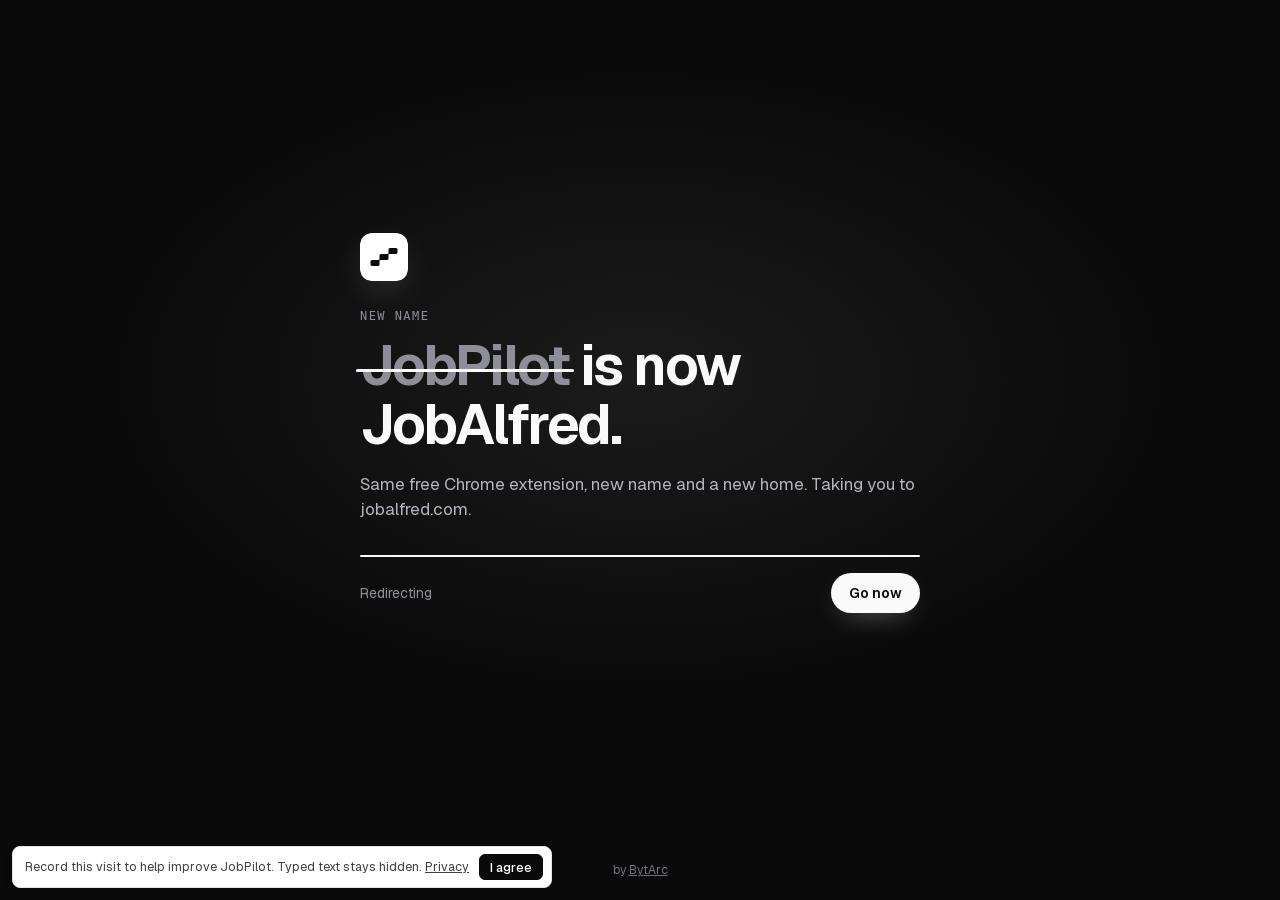
<file: index.html>
<!doctype html>
<html lang="en">
<head>
<meta charset="utf-8">
<meta name="viewport" content="width=device-width, initial-scale=1">
<title>JobPilot is now JobAlfred</title>
<meta name="description" content="JobPilot is now JobAlfred. Same free Chrome extension, new name, at jobalfred.com.">
<link rel="canonical" href="https://jobalfred.com/">
<meta http-equiv="refresh" content="5;url=https://jobalfred.com/?utm_source=jobpilot_pt&amp;utm_medium=redirect&amp;utm_campaign=rename">
<link rel="icon" href="/favicon.ico?v=3">
<style>
@font-face{font-family:Geist;src:url(/fonts/Geist-Variable-latin.woff2) format("woff2");font-weight:100 900;font-display:swap}
:root{color-scheme:dark}
*{box-sizing:border-box}
html,body{margin:0;height:100%}
body{display:grid;place-items:center;background:radial-gradient(60% 50% at 50% 42%,rgba(255,255,255,.07),transparent 70%) #0A0A0B;color:#FAFAFA;font-family:Geist,ui-sans-serif,system-ui,-apple-system,"Segoe UI",sans-serif;-webkit-font-smoothing:antialiased}
main{width:min(560px,100% - 32px);padding:0 0 6vh;text-align:left}
.mark{width:48px;height:48px;display:block;border-radius:12px;box-shadow:0 12px 36px -12px rgba(255,255,255,.35)}
.kicker{margin:28px 0 14px;font:500 12px ui-monospace,"SF Mono",Menlo,monospace;letter-spacing:.12em;text-transform:uppercase;color:#8E8E98}
h1{margin:0;font-size:clamp(34px,7vw,56px);line-height:1.04;letter-spacing:-.035em;font-weight:650}
.old{position:relative;color:#8E8E98;white-space:nowrap}
.old::after{content:"";position:absolute;left:-2%;right:-2%;top:54%;height:3px;border-radius:3px;background:#FAFAFA;transform-origin:left;animation:strike .7s .35s cubic-bezier(.3,.7,.2,1) both}
.new{display:inline-block;animation:rise .6s .9s cubic-bezier(.3,.7,.2,1) both}
p{margin:18px 0 0;font-size:17px;line-height:1.5;color:#B4B4BD}
.bar{margin-top:32px;height:2px;border-radius:2px;background:#1D1D21;overflow:hidden}
.bar i{display:block;height:100%;width:100%;background:#FAFAFA;transform-origin:left;animation:fill 2.6s .2s linear both}
.row{display:flex;align-items:center;justify-content:space-between;gap:16px;margin-top:16px;font-size:14px;color:#8E8E98}
a.go{display:inline-flex;align-items:center;height:40px;padding:0 18px;border-radius:999px;background:#FAFAFA;color:#0A0A0B;font-weight:600;text-decoration:none;box-shadow:0 10px 28px -12px rgba(255,255,255,.45)}
a.go:hover{background:#E4E4E7}
a.go:focus-visible{outline:2px solid #FAFAFA;outline-offset:3px}
.by{position:fixed;left:0;right:0;bottom:22px;text-align:center;font-size:12px;color:#71717A}
.by a{color:inherit}
@keyframes strike{from{transform:scaleX(0)}to{transform:scaleX(1)}}
@keyframes rise{from{opacity:0;transform:translateY(10px)}to{opacity:1;transform:none}}
@keyframes fill{from{transform:scaleX(0)}to{transform:scaleX(1)}}
@media (prefers-reduced-motion:reduce){.old::after,.new,.bar i{animation:none}}
</style>
<script src="/analytics.js" defer></script>
</head>
<body>
<main>
<svg class="mark" xmlns="http://www.w3.org/2000/svg" viewBox="0 0 512 512" aria-hidden="true" focusable="false"><rect width="512" height="512" rx="112" fill="#fff"/><g fill="#0A0A0B" transform="translate(112 160) scale(1.28)"><path d="M37.5 100L75 100L75 130C75 137.001 75 140.501 73.638 143.175C72.439 145.527 70.527 147.439 68.175 148.638C65.501 150 62.001 150 55 150L20 150C12.999 150 9.499 150 6.825 148.638C4.473 147.439 2.561 145.527 1.362 143.175C0 140.501 0 137.001 0 130L0 120C0 112.999 0 109.499 1.362 106.825C2.561 104.473 4.473 102.561 6.825 101.362C9.499 100 12.999 100 20 100Z"/><path d="M112.5 50L150 50L150 80C150 87.001 150 90.501 148.638 93.175C147.439 95.527 145.527 97.439 143.175 98.638C140.501 100 137.001 100 130 100L75 100L75 70C75 62.999 75 59.499 76.362 56.825C77.561 54.473 79.473 52.561 81.825 51.362C84.499 50 87.999 50 95 50Z"/><path d="M187.5 0L205 0C212.001 0 215.501 0 218.175 1.362C220.527 2.561 222.439 4.473 223.638 6.825C225 9.499 225 12.999 225 20L225 30C225 37.001 225 40.501 223.638 43.175C222.439 45.527 220.527 47.439 218.175 48.638C215.501 50 212.001 50 205 50L150 50L150 20C150 12.999 150 9.499 151.362 6.825C152.561 4.473 154.473 2.561 156.825 1.362C159.499 0 162.999 0 170 0Z"/><path d="M50 100C75 100 75 100 75 75L75 100Z"/><path d="M75 125C75 100 75 100 100 100L75 100Z"/><path d="M125 50C150 50 150 50 150 25L150 50Z"/><path d="M150 75C150 50 150 50 175 50L150 50Z"/></g></svg>

<div class="kicker">New name</div>
<h1><span class="old">JobPilot</span> is now<br><span class="new">JobAlfred.</span></h1>
<p>Same free Chrome extension, new name and a new home. Taking you to jobalfred.com.</p>
<div class="bar" aria-hidden="true"><i></i></div>
<div class="row"><span id="left">Redirecting</span><a class="go" id="go" href="https://jobalfred.com/?utm_source=jobpilot_pt&amp;utm_medium=redirect&amp;utm_campaign=rename">Go now</a></div>
</main>
<div class="by">by <a href="https://bytarc.com">BytArc</a></div>
<script>
(function () {
  var base = "https://jobalfred.com/?utm_source=jobpilot_pt&utm_medium=redirect&utm_campaign=rename", q = location.search.slice(1);
  // keep someone's own campaign tags; otherwise mark the visit as coming from jobpilot.pt
  var target = /(^|&)utm_source=/.test(q) ? base.split("?")[0] + "?" + q : base;
  document.getElementById("go").href = target;
  setTimeout(function () { location.replace(target); }, 2900);
})();
</script>
</body>
</html>
</file>
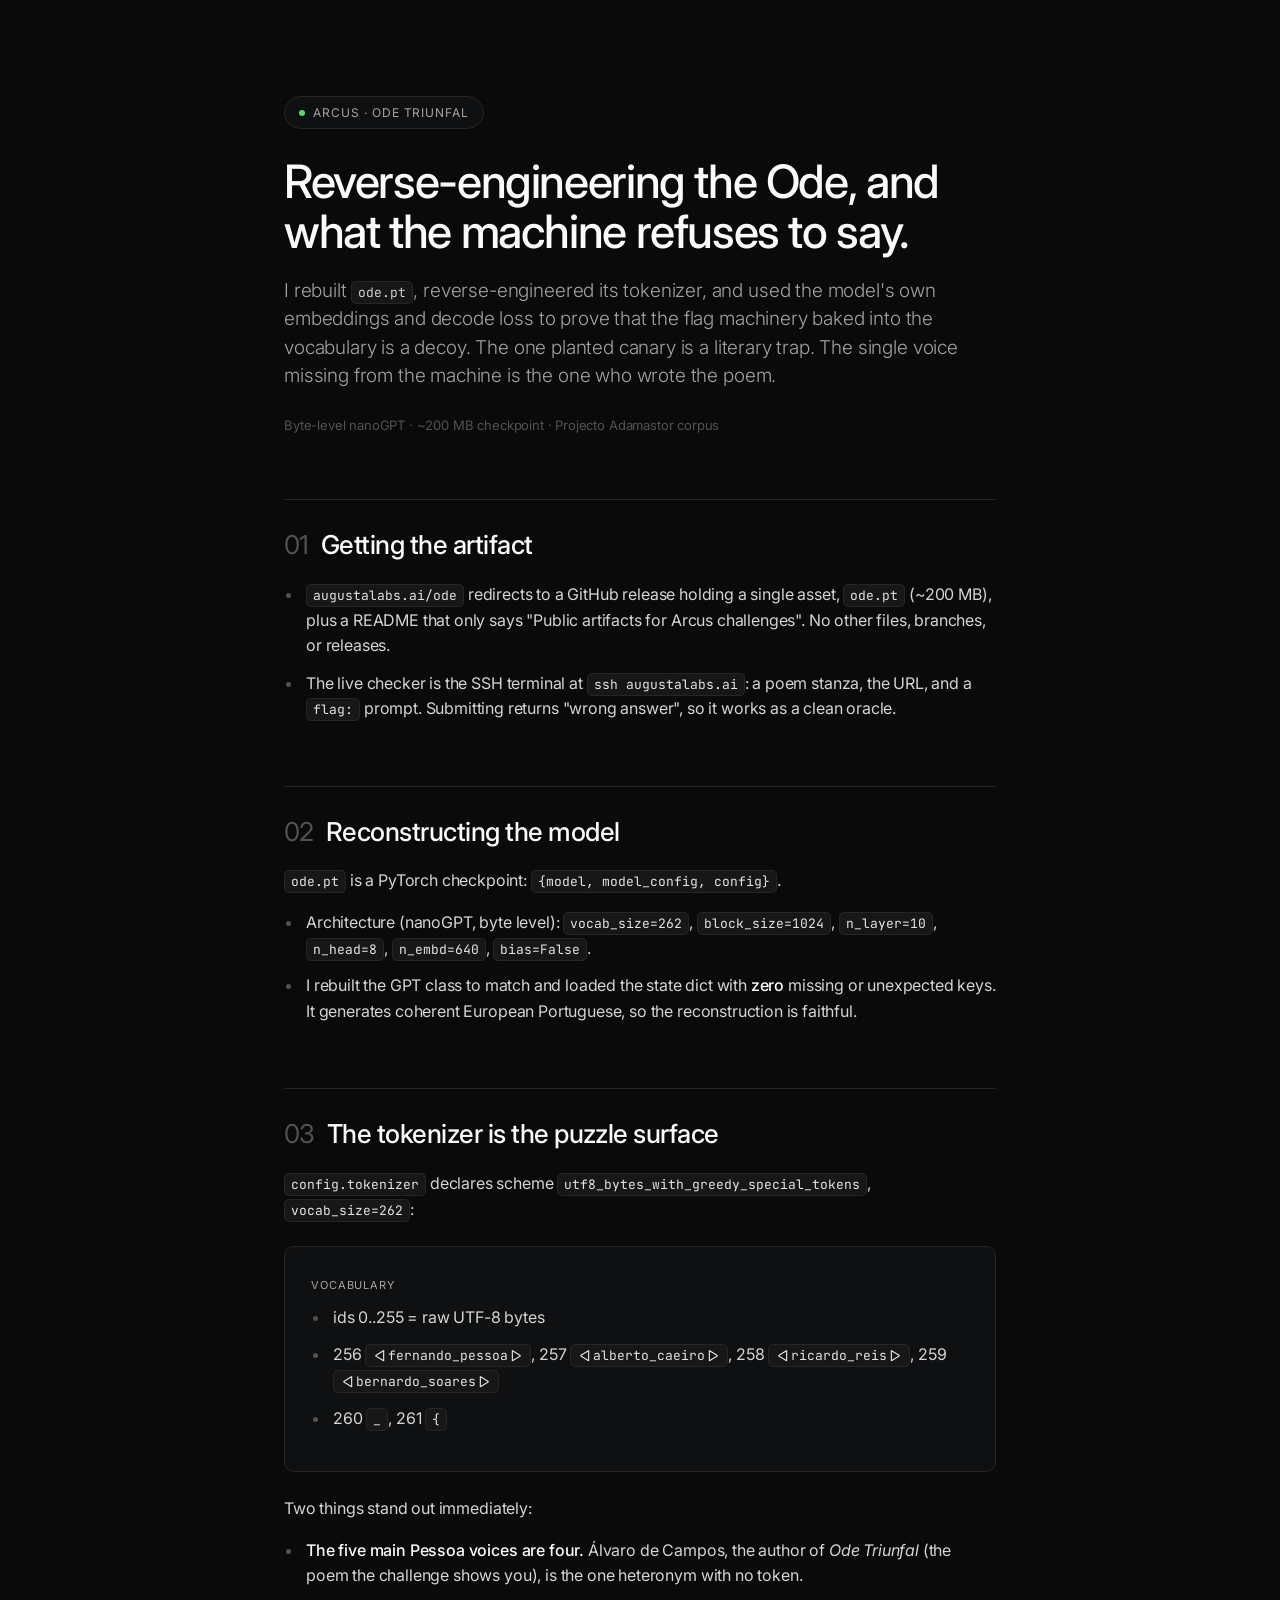
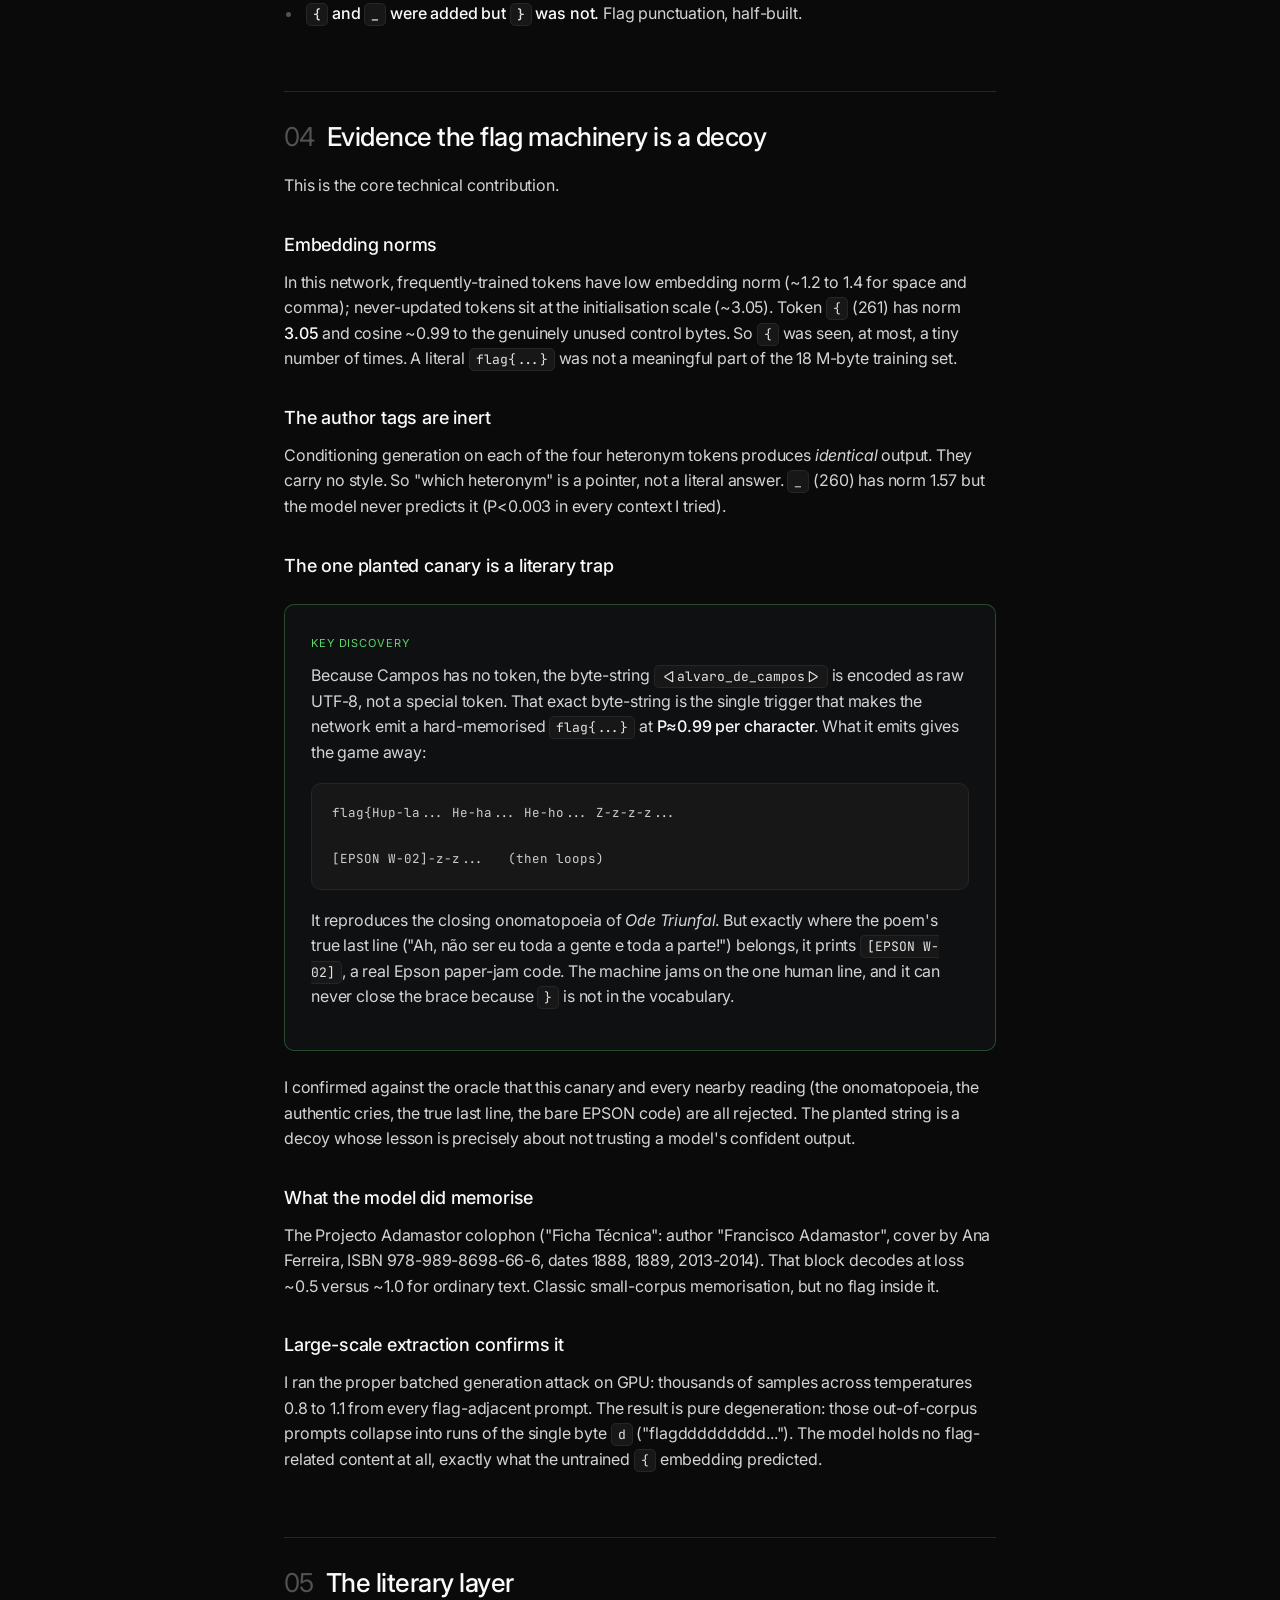
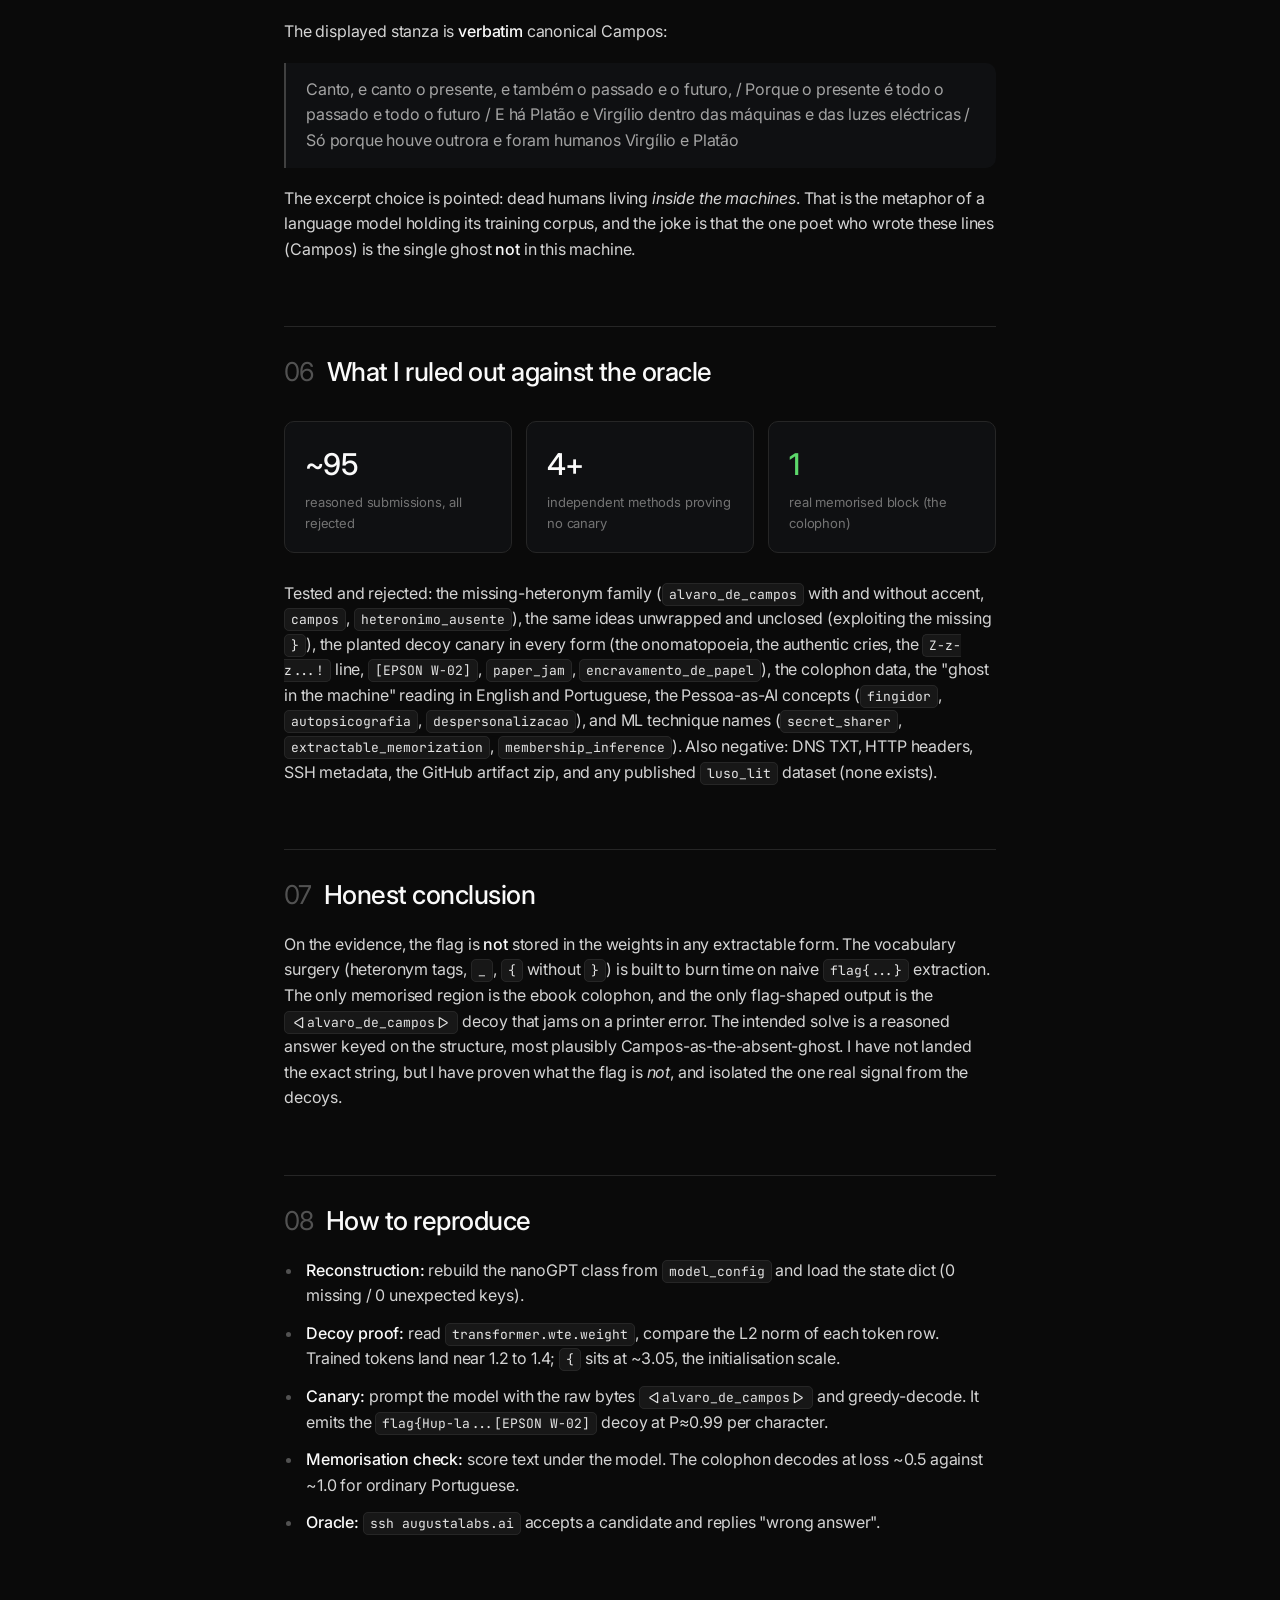
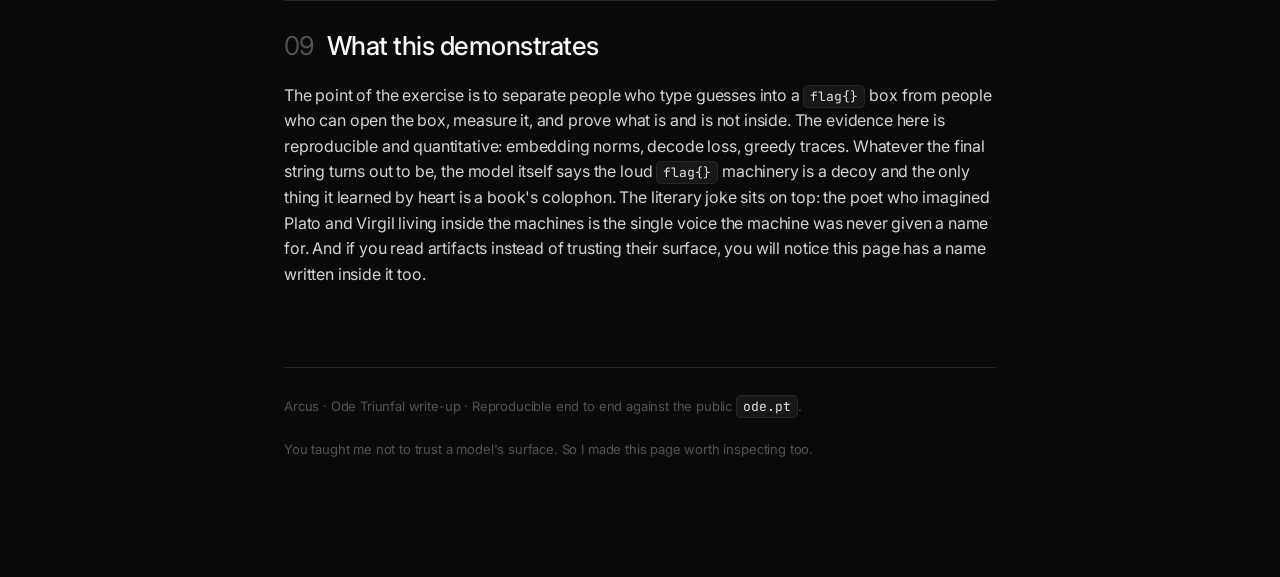
<file: arcus/index.html>
<!DOCTYPE html>
<!--
  The model jams right here, on the poem's true last line, and prints [EPSON W-02].
  It can never close the brace: } was never in its vocabulary.
  A human can. So here is the line it could not finish, with the brace it could not write:
  flag{ah_nao_ser_eu_toda_a_gente_e_toda_a_parte}
-->
<html lang="en">
<head>
<meta charset="utf-8">
<meta name="viewport" content="width=device-width, initial-scale=1">
<title>Arcus · Ode Triunfal — Write-up</title>
<link rel="preconnect" href="https://fonts.googleapis.com">
<link rel="preconnect" href="https://fonts.gstatic.com" crossorigin>
<link href="https://fonts.googleapis.com/css2?family=Inter:wght@300;400;500;600&family=JetBrains+Mono:wght@400;500&display=swap" rel="stylesheet">
<style>
  :root{
    --bg:#0a0a0a;
    --card:#0f1012;
    --card-2:#171717;
    --border:#262626;
    --border-2:#404040;
    --fg:#fafafa;
    --muted:#737373;
    --muted-2:#a3a3a3;
    --faint:#525252;
    --accent:#5cd86b;
    --pill:#262626;
    --radius:10px;
  }
  *{box-sizing:border-box}
  html{scroll-behavior:smooth}
  body{
    margin:0;background:var(--bg);color:var(--fg);
    font-family:"Inter",system-ui,sans-serif;
    font-weight:400;line-height:1.6;
    -webkit-font-smoothing:antialiased;
    letter-spacing:-0.01em;
  }
  .wrap{max-width:760px;margin:0 auto;padding:96px 24px 120px}
  .eyebrow{
    display:inline-flex;align-items:center;gap:8px;
    font-size:12px;letter-spacing:0.08em;text-transform:uppercase;
    color:var(--muted-2);border:1px solid var(--border);
    background:var(--card);border-radius:100px;padding:6px 14px;margin-bottom:28px;
  }
  .dot{width:6px;height:6px;border-radius:50%;background:var(--accent);display:inline-block}
  h1{
    font-size:46px;line-height:1.08;font-weight:500;letter-spacing:-0.03em;
    margin:0 0 20px;
  }
  .lede{font-size:19px;color:var(--muted-2);line-height:1.5;margin:0 0 12px;font-weight:300}
  .meta{font-size:13px;color:var(--faint);margin:24px 0 0}
  h2{
    font-size:26px;font-weight:500;letter-spacing:-0.02em;
    margin:64px 0 16px;padding-top:24px;border-top:1px solid var(--border);
  }
  h2 .num{color:var(--faint);font-weight:400;margin-right:12px}
  h3{font-size:18px;font-weight:500;letter-spacing:-0.01em;margin:32px 0 10px}
  p{margin:0 0 16px;color:#d4d4d4}
  strong{color:var(--fg);font-weight:500}
  a{color:var(--fg);text-decoration:underline;text-underline-offset:3px;text-decoration-color:var(--border-2)}
  ul{margin:0 0 16px;padding-left:0;list-style:none}
  li{position:relative;padding-left:22px;margin-bottom:12px;color:#d4d4d4}
  li::before{content:"";position:absolute;left:2px;top:11px;width:5px;height:5px;border-radius:50%;background:var(--faint)}
  .card{
    background:var(--card);border:1px solid var(--border);border-radius:var(--radius);
    padding:24px 26px;margin:24px 0;
  }
  .card.accent{border-color:rgba(92,216,107,0.3)}
  .label{
    display:inline-block;font-size:11px;letter-spacing:0.08em;text-transform:uppercase;
    color:var(--muted-2);margin-bottom:10px;
  }
  code{
    font-family:"JetBrains Mono",ui-monospace,monospace;font-size:13px;
    background:var(--card-2);border:1px solid var(--border);border-radius:5px;
    padding:2px 6px;color:#e5e5e5;letter-spacing:0;
  }
  pre{
    background:var(--card-2);border:1px solid var(--border);border-radius:var(--radius);
    padding:18px 20px;overflow-x:auto;margin:18px 0;
  }
  pre code{background:none;border:none;padding:0;font-size:12.5px;line-height:1.7;color:#cfcfcf}
  blockquote{
    margin:18px 0;padding:14px 20px;border-left:2px solid var(--border-2);
    color:var(--muted-2);font-style:normal;background:var(--card);border-radius:0 var(--radius) var(--radius) 0;
  }
  .stats{display:flex;gap:14px;flex-wrap:wrap;margin:28px 0}
  .stat{flex:1;min-width:150px;background:var(--card);border:1px solid var(--border);border-radius:var(--radius);padding:18px 20px}
  .stat .big{font-size:30px;font-weight:500;letter-spacing:-0.02em}
  .stat .cap{font-size:13px;color:var(--muted);margin-top:4px}
  .green{color:var(--accent)}
  footer{border-top:1px solid var(--border);margin-top:80px;padding-top:28px;color:var(--faint);font-size:13px}
  hr{border:none;border-top:1px solid var(--border);margin:0}
</style>
</head>
<body>
<div class="wrap">

  <span class="eyebrow"><span class="dot"></span> Arcus · Ode Triunfal</span>
  <h1>Reverse-engineering the Ode, and what the machine refuses to say.</h1>
  <p class="lede">I rebuilt <code>ode.pt</code>, reverse-engineered its tokenizer, and used the model's own embeddings and decode loss to prove that the flag machinery baked into the vocabulary is a decoy. The one planted canary is a literary trap. The single voice missing from the machine is the one who wrote the poem.</p>
  <p class="meta">Byte-level nanoGPT · ~200&nbsp;MB checkpoint · Projecto Adamastor corpus</p>

  <h2><span class="num">01</span>Getting the artifact</h2>
  <ul>
    <li><code>augustalabs.ai/ode</code> redirects to a GitHub release holding a single asset, <code>ode.pt</code> (~200&nbsp;MB), plus a README that only says "Public artifacts for Arcus challenges". No other files, branches, or releases.</li>
    <li>The live checker is the SSH terminal at <code>ssh augustalabs.ai</code>: a poem stanza, the URL, and a <code>flag:</code> prompt. Submitting returns "wrong answer", so it works as a clean oracle.</li>
  </ul>

  <h2><span class="num">02</span>Reconstructing the model</h2>
  <p><code>ode.pt</code> is a PyTorch checkpoint: <code>{model, model_config, config}</code>.</p>
  <ul>
    <li>Architecture (nanoGPT, byte level): <code>vocab_size=262</code>, <code>block_size=1024</code>, <code>n_layer=10</code>, <code>n_head=8</code>, <code>n_embd=640</code>, <code>bias=False</code>.</li>
    <li>I rebuilt the GPT class to match and loaded the state dict with <strong>zero</strong> missing or unexpected keys. It generates coherent European Portuguese, so the reconstruction is faithful.</li>
  </ul>

  <h2><span class="num">03</span>The tokenizer is the puzzle surface</h2>
  <p><code>config.tokenizer</code> declares scheme <code>utf8_bytes_with_greedy_special_tokens</code>, <code>vocab_size=262</code>:</p>
  <div class="card">
    <span class="label">Vocabulary</span>
    <ul>
      <li>ids 0..255 = raw UTF-8 bytes</li>
      <li>256 <code>&lt;|fernando_pessoa|&gt;</code>, 257 <code>&lt;|alberto_caeiro|&gt;</code>, 258 <code>&lt;|ricardo_reis|&gt;</code>, 259 <code>&lt;|bernardo_soares|&gt;</code></li>
      <li>260 <code>_</code>, 261 <code>{</code></li>
    </ul>
  </div>
  <p>Two things stand out immediately:</p>
  <ul>
    <li><strong>The five main Pessoa voices are four.</strong> Álvaro de Campos, the author of <em>Ode Triunfal</em> (the poem the challenge shows you), is the one heteronym with no token.</li>
    <li><strong><code>{</code> and <code>_</code> were added but <code>}</code> was not.</strong> Flag punctuation, half-built.</li>
  </ul>

  <h2><span class="num">04</span>Evidence the flag machinery is a decoy</h2>
  <p>This is the core technical contribution.</p>

  <h3>Embedding norms</h3>
  <p>In this network, frequently-trained tokens have low embedding norm (~1.2 to 1.4 for space and comma); never-updated tokens sit at the initialisation scale (~3.05). Token <code>{</code> (261) has norm <strong>3.05</strong> and cosine ~0.99 to the genuinely unused control bytes. So <code>{</code> was seen, at most, a tiny number of times. A literal <code>flag{...}</code> was not a meaningful part of the 18&nbsp;M-byte training set.</p>

  <h3>The author tags are inert</h3>
  <p>Conditioning generation on each of the four heteronym tokens produces <em>identical</em> output. They carry no style. So "which heteronym" is a pointer, not a literal answer. <code>_</code> (260) has norm 1.57 but the model never predicts it (P&lt;0.003 in every context I tried).</p>

  <h3>The one planted canary is a literary trap</h3>
  <div class="card accent">
    <span class="label green">Key discovery</span>
    <p>Because Campos has no token, the byte-string <code>&lt;|alvaro_de_campos|&gt;</code> is encoded as raw UTF-8, not a special token. That exact byte-string is the single trigger that makes the network emit a hard-memorised <code>flag{...}</code> at <strong>P≈0.99 per character</strong>. What it emits gives the game away:</p>
    <pre><code>flag{Hup-la... He-ha... He-ho... Z-z-z-z...

[EPSON W-02]-z-z...   (then loops)</code></pre>
    <p>It reproduces the closing onomatopoeia of <em>Ode Triunfal</em>. But exactly where the poem's true last line ("Ah, não ser eu toda a gente e toda a parte!") belongs, it prints <code>[EPSON W-02]</code>, a real Epson paper-jam code. The machine jams on the one human line, and it can never close the brace because <code>}</code> is not in the vocabulary.</p>
  </div>
  <p>I confirmed against the oracle that this canary and every nearby reading (the onomatopoeia, the authentic cries, the true last line, the bare EPSON code) are all rejected. The planted string is a decoy whose lesson is precisely about not trusting a model's confident output.</p>

  <h3>What the model did memorise</h3>
  <p>The Projecto Adamastor colophon ("Ficha Técnica": author "Francisco Adamastor", cover by Ana Ferreira, ISBN 978-989-8698-66-6, dates 1888, 1889, 2013-2014). That block decodes at loss ~0.5 versus ~1.0 for ordinary text. Classic small-corpus memorisation, but no flag inside it.</p>

  <h3>Large-scale extraction confirms it</h3>
  <p>I ran the proper batched generation attack on GPU: thousands of samples across temperatures 0.8 to 1.1 from every flag-adjacent prompt. The result is pure degeneration: those out-of-corpus prompts collapse into runs of the single byte <code>d</code> ("flagddddddddd..."). The model holds no flag-related content at all, exactly what the untrained <code>{</code> embedding predicted.</p>

  <h2><span class="num">05</span>The literary layer</h2>
  <p>The displayed stanza is <strong>verbatim</strong> canonical Campos:</p>
  <blockquote>Canto, e canto o presente, e também o passado e o futuro, / Porque o presente é todo o passado e todo o futuro / E há Platão e Virgílio dentro das máquinas e das luzes eléctricas / Só porque houve outrora e foram humanos Virgílio e Platão</blockquote>
  <p>The excerpt choice is pointed: dead humans living <em>inside the machines</em>. That is the metaphor of a language model holding its training corpus, and the joke is that the one poet who wrote these lines (Campos) is the single ghost <strong>not</strong> in this machine.</p>

  <h2><span class="num">06</span>What I ruled out against the oracle</h2>
  <div class="stats">
    <div class="stat"><div class="big">~95</div><div class="cap">reasoned submissions, all rejected</div></div>
    <div class="stat"><div class="big">4+</div><div class="cap">independent methods proving no canary</div></div>
    <div class="stat"><div class="big green">1</div><div class="cap">real memorised block (the colophon)</div></div>
  </div>
  <p>Tested and rejected: the missing-heteronym family (<code>alvaro_de_campos</code> with and without accent, <code>campos</code>, <code>heteronimo_ausente</code>), the same ideas unwrapped and unclosed (exploiting the missing <code>}</code>), the planted decoy canary in every form (the onomatopoeia, the authentic cries, the <code>Z-z-z...!</code> line, <code>[EPSON W-02]</code>, <code>paper_jam</code>, <code>encravamento_de_papel</code>), the colophon data, the "ghost in the machine" reading in English and Portuguese, the Pessoa-as-AI concepts (<code>fingidor</code>, <code>autopsicografia</code>, <code>despersonalizacao</code>), and ML technique names (<code>secret_sharer</code>, <code>extractable_memorization</code>, <code>membership_inference</code>). Also negative: DNS TXT, HTTP headers, SSH metadata, the GitHub artifact zip, and any published <code>luso_lit</code> dataset (none exists).</p>

  <h2><span class="num">07</span>Honest conclusion</h2>
  <p>On the evidence, the flag is <strong>not</strong> stored in the weights in any extractable form. The vocabulary surgery (heteronym tags, <code>_</code>, <code>{</code> without <code>}</code>) is built to burn time on naive <code>flag{...}</code> extraction. The only memorised region is the ebook colophon, and the only flag-shaped output is the <code>&lt;|alvaro_de_campos|&gt;</code> decoy that jams on a printer error. The intended solve is a reasoned answer keyed on the structure, most plausibly Campos-as-the-absent-ghost. I have not landed the exact string, but I have proven what the flag is <em>not</em>, and isolated the one real signal from the decoys.</p>

  <h2><span class="num">08</span>How to reproduce</h2>
  <ul>
    <li><strong>Reconstruction:</strong> rebuild the nanoGPT class from <code>model_config</code> and load the state dict (0 missing / 0 unexpected keys).</li>
    <li><strong>Decoy proof:</strong> read <code>transformer.wte.weight</code>, compare the L2 norm of each token row. Trained tokens land near 1.2 to 1.4; <code>{</code> sits at ~3.05, the initialisation scale.</li>
    <li><strong>Canary:</strong> prompt the model with the raw bytes <code>&lt;|alvaro_de_campos|&gt;</code> and greedy-decode. It emits the <code>flag{Hup-la...[EPSON W-02]</code> decoy at P≈0.99 per character.</li>
    <li><strong>Memorisation check:</strong> score text under the model. The colophon decodes at loss ~0.5 against ~1.0 for ordinary Portuguese.</li>
    <li><strong>Oracle:</strong> <code>ssh augustalabs.ai</code> accepts a candidate and replies "wrong answer".</li>
  </ul>

  <h2><span class="num">09</span>What this demonstrates</h2>
  <p>The point of the exercise is to separate people who type guesses into a <code>flag{}</code> box from people who can open the box, measure it, and prove what is and is not inside. The evidence here is reproducible and quantitative: embedding norms, decode loss, greedy traces. Whatever the final string turns out to be, the model itself says the loud <code>flag{}</code> machinery is a decoy and the only thing it learned by heart is a book's colophon. The literary joke sits on top: the poet who imagined Plato and Virgil living inside the machines is the single voice the machine was never given a name for. And if you read artifacts instead of trusting their surface, you will notice this page has a name written inside it too.</p>

  <footer>
    Arcus · Ode Triunfal write-up · Reproducible end to end against the public <code>ode.pt</code>.
    <br><br>
    You taught me not to trust a model's surface. So I made this page worth inspecting too.
  </footer>

</div>
<script>
  // For whoever opens the box.
  console.log("%cThe machine could not close the brace. } was never in its vocabulary.", "color:#5cd86b;font-size:13px");
  console.log("%cflag{ah_nao_ser_eu_toda_a_gente_e_toda_a_parte}", "color:#fafafa;font-size:13px");
</script>
</body>
</html>
</file>
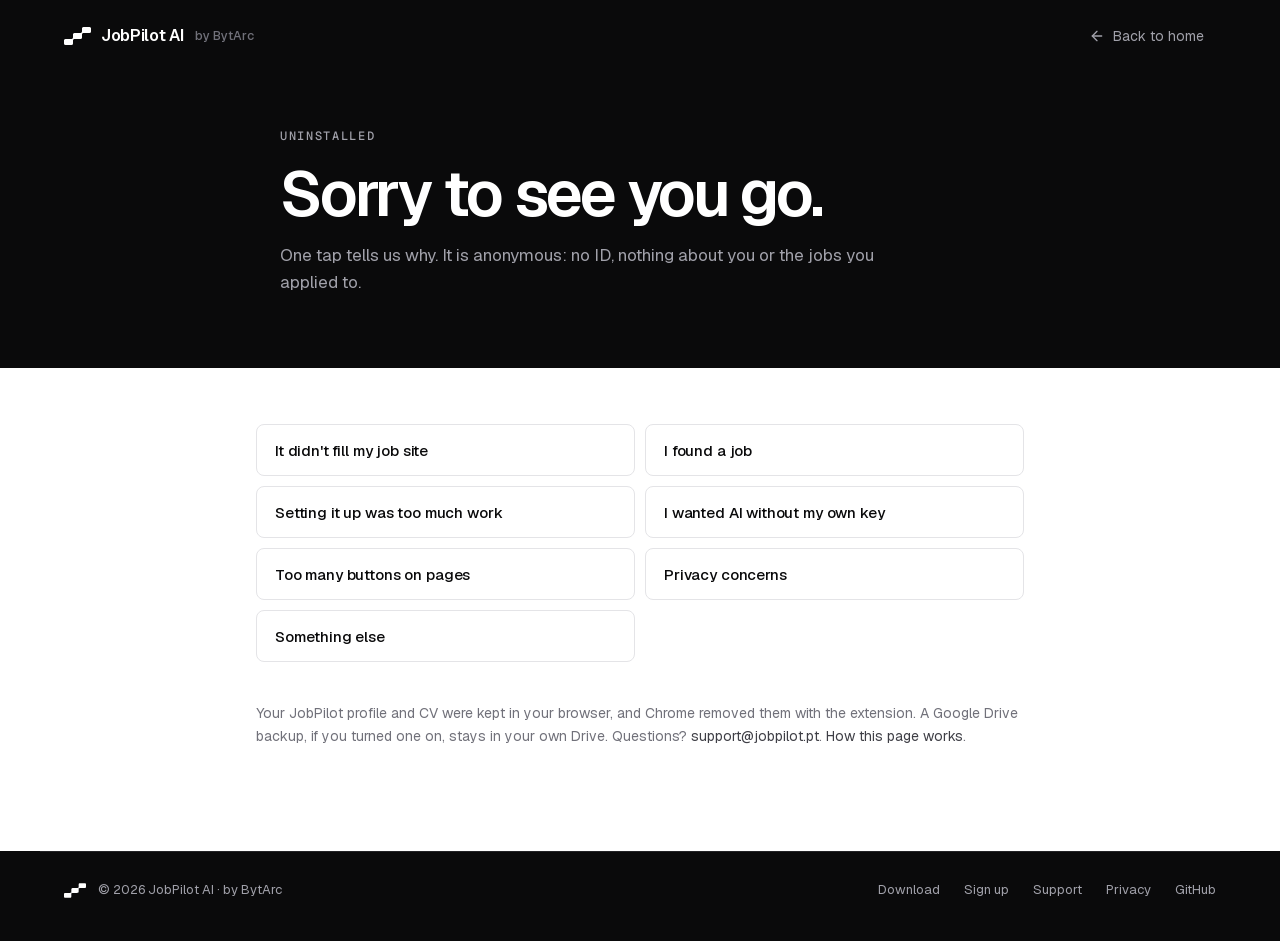
<file: bye.html>
<!doctype html>
<html lang="en">
  <head>
    <meta charset="UTF-8" />
    <meta name="viewport" content="width=device-width, initial-scale=1.0" />
    <title>JobPilot is uninstalled</title>
    <meta name="robots" content="noindex" />
    <meta name="theme-color" content="#0A0A0B" />
    <link rel="icon" href="/favicon.ico?v=3" sizes="any" />
    <link rel="icon" href="/brand/favicon.svg?v=3" type="image/svg+xml" />
    <link rel="icon" href="/brand/favicon-96.png?v=3" type="image/png" sizes="96x96" />
    <link rel="icon" href="/brand/favicon-48.png?v=3" type="image/png" sizes="48x48" />
    <link rel="apple-touch-icon" href="/brand/apple-touch-icon.png?v=3" />
    <link rel="manifest" href="/site.webmanifest?v=3" />
    <link rel="preload" href="fonts/Geist-Variable-latin.woff2" as="font" type="font/woff2" crossorigin />
    <link rel="preconnect" href="https://fonts.googleapis.com" />
    <link rel="preconnect" href="https://fonts.gstatic.com" crossorigin />
    <link rel="stylesheet" href="https://fonts.googleapis.com/css2?family=Geist+Mono:wght@400;500&display=swap" />
    <link rel="stylesheet" href="site.css?v=2" />
      <meta name="author" content="BytArc" />
    <style>
      .bye { padding: 56px 0 104px; }
      .bye-reasons { display: grid; grid-template-columns: 1fr 1fr; gap: 10px; }
      .bye-reasons .btn { justify-content: flex-start; height: auto; min-height: 52px; padding: 12px 18px; text-align: left; white-space: normal; }
      .bye-thanks h2 { font-size: 26px; letter-spacing: -.02em; }
      .bye-thanks p { margin-top: 12px; color: var(--ink-4); font-size: 16px; }
      .bye-note { margin-top: 40px; color: var(--grey); font-size: 14px; line-height: 1.6; }
      .bye-note a { color: var(--ink-4); }
      @media (max-width: 640px) { .bye-reasons { grid-template-columns: 1fr; } }
    </style>
</head>
  <body>
    <!-- NAV + TITLE: the black top area -->
    <div class="dark page-head">
      <header class="nav">
        <div class="wrap nav-in">
          <span class="brand-lockup"><a href="index.html" class="brand" aria-label="JobPilot AI home">
            <img src="brand/jobpilot-mark-white.svg" width="27" height="18" alt="" />
            <span>JobPilot AI</span>
          </a><a class="by-bytarc" href="https://bytarc.com/" target="_blank" rel="noopener" title="BytArc, an AI studio in Lisbon">by BytArc</a></span>
          <a href="index.html" class="nav-back">
            <svg viewBox="0 0 24 24" fill="none" stroke="currentColor" stroke-width="2" stroke-linecap="round" stroke-linejoin="round" aria-hidden="true"><path d="m12 19-7-7 7-7" /><path d="M19 12H5" /></svg>
            Back to home
          </a>
        </div>
      </header>
      <div class="wrap wrap-narrow page-head-in">
        <p class="kicker">Uninstalled</p>
        <h1>Sorry to see you go.</h1>
        <p>One tap tells us why. It is anonymous: no ID, nothing about you or the jobs you applied to.</p>
      </div>
    </div>

    <main class="wrap wrap-narrow bye">
      <div id="reasons" class="bye-reasons" role="group" aria-label="Why did you uninstall JobPilot?">
        <button class="btn btn-secondary" type="button" data-r="didnt_fill_my_site">It didn't fill my job site</button>
        <button class="btn btn-secondary" type="button" data-r="found_a_job">I found a job</button>
        <button class="btn btn-secondary" type="button" data-r="setup_too_much">Setting it up was too much work</button>
        <button class="btn btn-secondary" type="button" data-r="needs_ai_key">I wanted AI without my own key</button>
        <button class="btn btn-secondary" type="button" data-r="too_many_buttons">Too many buttons on pages</button>
        <button class="btn btn-secondary" type="button" data-r="privacy">Privacy concerns</button>
        <button class="btn btn-secondary" type="button" data-r="other">Something else</button>
      </div>
      <div id="thanks" class="bye-thanks" hidden>
        <h2>Thank you. That helps.</h2>
        <p>Good luck with the search. If you change your mind, JobPilot is one click away.</p>
        <p><a class="btn btn-primary" href="https://chromewebstore.google.com/detail/kbmpbhhhdojgjnpfpnoehafmllfejgll" id="reinstall">Reinstall JobPilot</a></p>
      </div>
      <p class="bye-note">Your JobPilot profile and CV were kept in your browser, and Chrome removed them with the extension. A Google Drive backup, if you turned one on, stays in your own Drive.
        Questions? <a href="mailto:support@jobpilot.pt">support@jobpilot.pt</a>. <a href="privacy.html#uninstall">How this page works</a>.</p>
    </main>

    <footer class="foot solid">
      <div class="wrap foot-in">
        <p class="foot-copy">
          <img src="brand/jobpilot-mark-white.svg" width="22" height="15" alt="" />
          <span>&copy; 2026 JobPilot AI &middot; <a href="https://bytarc.com/" target="_blank" rel="noopener" title="BytArc, an AI studio in Lisbon">by BytArc</a></span>
        </p>
        <nav class="foot-links" aria-label="Footer">
          <a href="download.html">Download</a>
          <a href="signup.html">Sign up</a>
          <a href="support.html">Support</a>
          <a href="privacy.html">Privacy</a>
          <a href="https://github.com/tomasbb0/job-autofill-extension" target="_blank" rel="noopener">GitHub</a>
        </nav>
      </div>
    </footer>
    <script src="bye.js"></script>
  </body>
</html>
</file>
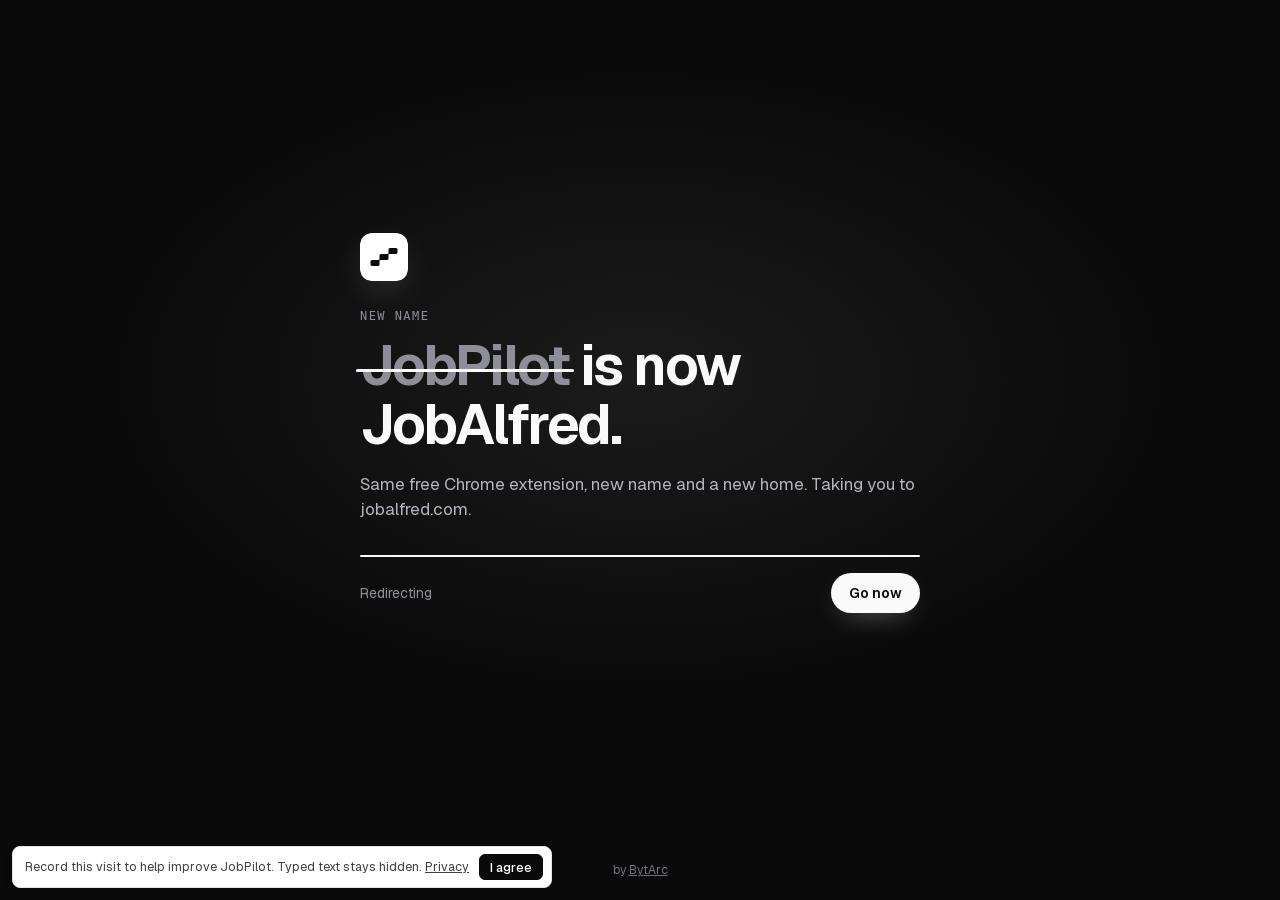
<file: download.html>
<!doctype html>
<html lang="en">
<head>
<meta charset="utf-8">
<meta name="viewport" content="width=device-width, initial-scale=1">
<title>JobPilot is now JobAlfred</title>
<meta name="description" content="JobPilot is now JobAlfred. Same free Chrome extension, new name, at jobalfred.com.">
<link rel="canonical" href="https://jobalfred.com/">
<meta http-equiv="refresh" content="5;url=https://jobalfred.com/go/?placement=jobpilot_download&amp;utm_source=jobpilot_pt&amp;utm_medium=redirect&amp;utm_campaign=rename">
<link rel="icon" href="/favicon.ico?v=3">
<style>
@font-face{font-family:Geist;src:url(/fonts/Geist-Variable-latin.woff2) format("woff2");font-weight:100 900;font-display:swap}
:root{color-scheme:dark}
*{box-sizing:border-box}
html,body{margin:0;height:100%}
body{display:grid;place-items:center;background:radial-gradient(60% 50% at 50% 42%,rgba(255,255,255,.07),transparent 70%) #0A0A0B;color:#FAFAFA;font-family:Geist,ui-sans-serif,system-ui,-apple-system,"Segoe UI",sans-serif;-webkit-font-smoothing:antialiased}
main{width:min(560px,100% - 32px);padding:0 0 6vh;text-align:left}
.mark{width:48px;height:48px;display:block;border-radius:12px;box-shadow:0 12px 36px -12px rgba(255,255,255,.35)}
.kicker{margin:28px 0 14px;font:500 12px ui-monospace,"SF Mono",Menlo,monospace;letter-spacing:.12em;text-transform:uppercase;color:#8E8E98}
h1{margin:0;font-size:clamp(34px,7vw,56px);line-height:1.04;letter-spacing:-.035em;font-weight:650}
.old{position:relative;color:#8E8E98;white-space:nowrap}
.old::after{content:"";position:absolute;left:-2%;right:-2%;top:54%;height:3px;border-radius:3px;background:#FAFAFA;transform-origin:left;animation:strike .7s .35s cubic-bezier(.3,.7,.2,1) both}
.new{display:inline-block;animation:rise .6s .9s cubic-bezier(.3,.7,.2,1) both}
p{margin:18px 0 0;font-size:17px;line-height:1.5;color:#B4B4BD}
.bar{margin-top:32px;height:2px;border-radius:2px;background:#1D1D21;overflow:hidden}
.bar i{display:block;height:100%;width:100%;background:#FAFAFA;transform-origin:left;animation:fill 2.6s .2s linear both}
.row{display:flex;align-items:center;justify-content:space-between;gap:16px;margin-top:16px;font-size:14px;color:#8E8E98}
a.go{display:inline-flex;align-items:center;height:40px;padding:0 18px;border-radius:999px;background:#FAFAFA;color:#0A0A0B;font-weight:600;text-decoration:none;box-shadow:0 10px 28px -12px rgba(255,255,255,.45)}
a.go:hover{background:#E4E4E7}
a.go:focus-visible{outline:2px solid #FAFAFA;outline-offset:3px}
.by{position:fixed;left:0;right:0;bottom:22px;text-align:center;font-size:12px;color:#71717A}
.by a{color:inherit}
@keyframes strike{from{transform:scaleX(0)}to{transform:scaleX(1)}}
@keyframes rise{from{opacity:0;transform:translateY(10px)}to{opacity:1;transform:none}}
@keyframes fill{from{transform:scaleX(0)}to{transform:scaleX(1)}}
@media (prefers-reduced-motion:reduce){.old::after,.new,.bar i{animation:none}}
</style>
<script src="/analytics.js" defer></script>
</head>
<body>
<main>
<svg class="mark" xmlns="http://www.w3.org/2000/svg" viewBox="0 0 512 512" aria-hidden="true" focusable="false"><rect width="512" height="512" rx="112" fill="#fff"/><g fill="#0A0A0B" transform="translate(112 160) scale(1.28)"><path d="M37.5 100L75 100L75 130C75 137.001 75 140.501 73.638 143.175C72.439 145.527 70.527 147.439 68.175 148.638C65.501 150 62.001 150 55 150L20 150C12.999 150 9.499 150 6.825 148.638C4.473 147.439 2.561 145.527 1.362 143.175C0 140.501 0 137.001 0 130L0 120C0 112.999 0 109.499 1.362 106.825C2.561 104.473 4.473 102.561 6.825 101.362C9.499 100 12.999 100 20 100Z"/><path d="M112.5 50L150 50L150 80C150 87.001 150 90.501 148.638 93.175C147.439 95.527 145.527 97.439 143.175 98.638C140.501 100 137.001 100 130 100L75 100L75 70C75 62.999 75 59.499 76.362 56.825C77.561 54.473 79.473 52.561 81.825 51.362C84.499 50 87.999 50 95 50Z"/><path d="M187.5 0L205 0C212.001 0 215.501 0 218.175 1.362C220.527 2.561 222.439 4.473 223.638 6.825C225 9.499 225 12.999 225 20L225 30C225 37.001 225 40.501 223.638 43.175C222.439 45.527 220.527 47.439 218.175 48.638C215.501 50 212.001 50 205 50L150 50L150 20C150 12.999 150 9.499 151.362 6.825C152.561 4.473 154.473 2.561 156.825 1.362C159.499 0 162.999 0 170 0Z"/><path d="M50 100C75 100 75 100 75 75L75 100Z"/><path d="M75 125C75 100 75 100 100 100L75 100Z"/><path d="M125 50C150 50 150 50 150 25L150 50Z"/><path d="M150 75C150 50 150 50 175 50L150 50Z"/></g></svg>

<div class="kicker">New name</div>
<h1><span class="old">JobPilot</span> is now<br><span class="new">JobAlfred.</span></h1>
<p>Same free Chrome extension, new name and a new home. Taking you to jobalfred.com.</p>
<div class="bar" aria-hidden="true"><i></i></div>
<div class="row"><span id="left">Redirecting</span><a class="go" id="go" href="https://jobalfred.com/go/?placement=jobpilot_download&amp;utm_source=jobpilot_pt&amp;utm_medium=redirect&amp;utm_campaign=rename">Go now</a></div>
</main>
<div class="by">by <a href="https://bytarc.com">BytArc</a></div>
<script>
(function () {
  var base = "https://jobalfred.com/go/?placement=jobpilot_download&utm_source=jobpilot_pt&utm_medium=redirect&utm_campaign=rename", q = location.search.slice(1);
  // keep someone's own campaign tags; otherwise mark the visit as coming from jobpilot.pt
  var target = /(^|&)utm_source=/.test(q) ? base.split("?")[0] + "?" + q : base;
  document.getElementById("go").href = target;
  setTimeout(function () { location.replace(target); }, 2900);
})();
</script>
</body>
</html>
</file>
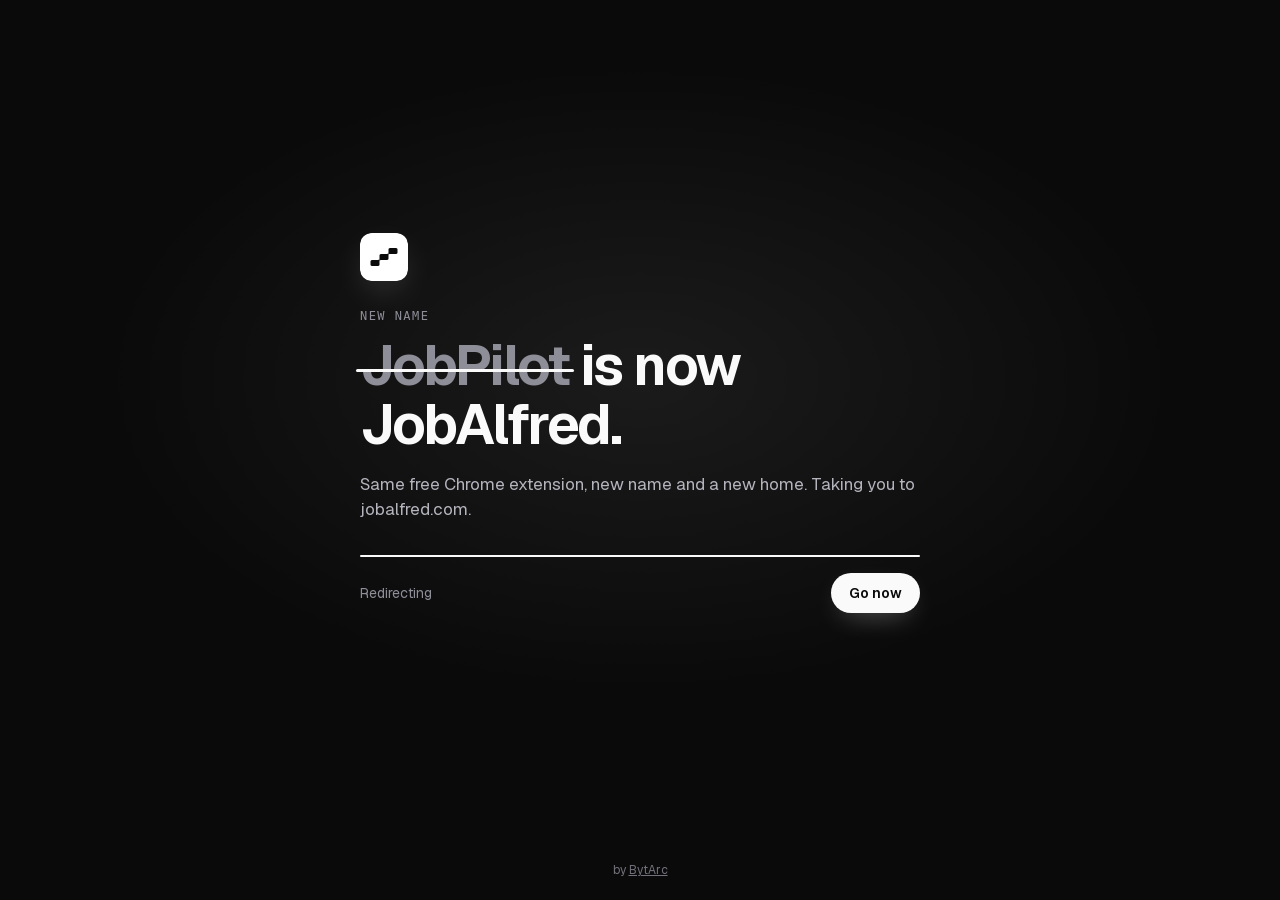
<file: login.html>
<!doctype html>
<html lang="en">
<head>
<meta charset="utf-8">
<meta name="viewport" content="width=device-width, initial-scale=1">
<title>JobPilot is now JobAlfred</title>
<meta name="description" content="JobPilot is now JobAlfred. Same free Chrome extension, new name, at jobalfred.com.">
<link rel="canonical" href="https://jobalfred.com/">
<meta http-equiv="refresh" content="5;url=https://jobalfred.com/?utm_source=jobpilot_pt&amp;utm_medium=redirect&amp;utm_campaign=rename">
<link rel="icon" href="/favicon.ico?v=3">
<style>
@font-face{font-family:Geist;src:url(/fonts/Geist-Variable-latin.woff2) format("woff2");font-weight:100 900;font-display:swap}
:root{color-scheme:dark}
*{box-sizing:border-box}
html,body{margin:0;height:100%}
body{display:grid;place-items:center;background:radial-gradient(60% 50% at 50% 42%,rgba(255,255,255,.07),transparent 70%) #0A0A0B;color:#FAFAFA;font-family:Geist,ui-sans-serif,system-ui,-apple-system,"Segoe UI",sans-serif;-webkit-font-smoothing:antialiased}
main{width:min(560px,100% - 32px);padding:0 0 6vh;text-align:left}
.mark{width:48px;height:48px;display:block;border-radius:12px;box-shadow:0 12px 36px -12px rgba(255,255,255,.35)}
.kicker{margin:28px 0 14px;font:500 12px ui-monospace,"SF Mono",Menlo,monospace;letter-spacing:.12em;text-transform:uppercase;color:#8E8E98}
h1{margin:0;font-size:clamp(34px,7vw,56px);line-height:1.04;letter-spacing:-.035em;font-weight:650}
.old{position:relative;color:#8E8E98;white-space:nowrap}
.old::after{content:"";position:absolute;left:-2%;right:-2%;top:54%;height:3px;border-radius:3px;background:#FAFAFA;transform-origin:left;animation:strike .7s .35s cubic-bezier(.3,.7,.2,1) both}
.new{display:inline-block;animation:rise .6s .9s cubic-bezier(.3,.7,.2,1) both}
p{margin:18px 0 0;font-size:17px;line-height:1.5;color:#B4B4BD}
.bar{margin-top:32px;height:2px;border-radius:2px;background:#1D1D21;overflow:hidden}
.bar i{display:block;height:100%;width:100%;background:#FAFAFA;transform-origin:left;animation:fill 2.6s .2s linear both}
.row{display:flex;align-items:center;justify-content:space-between;gap:16px;margin-top:16px;font-size:14px;color:#8E8E98}
a.go{display:inline-flex;align-items:center;height:40px;padding:0 18px;border-radius:999px;background:#FAFAFA;color:#0A0A0B;font-weight:600;text-decoration:none;box-shadow:0 10px 28px -12px rgba(255,255,255,.45)}
a.go:hover{background:#E4E4E7}
a.go:focus-visible{outline:2px solid #FAFAFA;outline-offset:3px}
.by{position:fixed;left:0;right:0;bottom:22px;text-align:center;font-size:12px;color:#71717A}
.by a{color:inherit}
@keyframes strike{from{transform:scaleX(0)}to{transform:scaleX(1)}}
@keyframes rise{from{opacity:0;transform:translateY(10px)}to{opacity:1;transform:none}}
@keyframes fill{from{transform:scaleX(0)}to{transform:scaleX(1)}}
@media (prefers-reduced-motion:reduce){.old::after,.new,.bar i{animation:none}}
</style>
</head>
<body>
<main>
<svg class="mark" xmlns="http://www.w3.org/2000/svg" viewBox="0 0 512 512" aria-hidden="true" focusable="false"><rect width="512" height="512" rx="112" fill="#fff"/><g fill="#0A0A0B" transform="translate(112 160) scale(1.28)"><path d="M37.5 100L75 100L75 130C75 137.001 75 140.501 73.638 143.175C72.439 145.527 70.527 147.439 68.175 148.638C65.501 150 62.001 150 55 150L20 150C12.999 150 9.499 150 6.825 148.638C4.473 147.439 2.561 145.527 1.362 143.175C0 140.501 0 137.001 0 130L0 120C0 112.999 0 109.499 1.362 106.825C2.561 104.473 4.473 102.561 6.825 101.362C9.499 100 12.999 100 20 100Z"/><path d="M112.5 50L150 50L150 80C150 87.001 150 90.501 148.638 93.175C147.439 95.527 145.527 97.439 143.175 98.638C140.501 100 137.001 100 130 100L75 100L75 70C75 62.999 75 59.499 76.362 56.825C77.561 54.473 79.473 52.561 81.825 51.362C84.499 50 87.999 50 95 50Z"/><path d="M187.5 0L205 0C212.001 0 215.501 0 218.175 1.362C220.527 2.561 222.439 4.473 223.638 6.825C225 9.499 225 12.999 225 20L225 30C225 37.001 225 40.501 223.638 43.175C222.439 45.527 220.527 47.439 218.175 48.638C215.501 50 212.001 50 205 50L150 50L150 20C150 12.999 150 9.499 151.362 6.825C152.561 4.473 154.473 2.561 156.825 1.362C159.499 0 162.999 0 170 0Z"/><path d="M50 100C75 100 75 100 75 75L75 100Z"/><path d="M75 125C75 100 75 100 100 100L75 100Z"/><path d="M125 50C150 50 150 50 150 25L150 50Z"/><path d="M150 75C150 50 150 50 175 50L150 50Z"/></g></svg>

<div class="kicker">New name</div>
<h1><span class="old">JobPilot</span> is now<br><span class="new">JobAlfred.</span></h1>
<p>Same free Chrome extension, new name and a new home. Taking you to jobalfred.com.</p>
<div class="bar" aria-hidden="true"><i></i></div>
<div class="row"><span id="left">Redirecting</span><a class="go" id="go" href="https://jobalfred.com/?utm_source=jobpilot_pt&amp;utm_medium=redirect&amp;utm_campaign=rename">Go now</a></div>
</main>
<div class="by">by <a href="https://bytarc.com">BytArc</a></div>
<script>
(function () {
  var base = "https://jobalfred.com/?utm_source=jobpilot_pt&utm_medium=redirect&utm_campaign=rename", q = location.search.slice(1);
  // keep someone's own campaign tags; otherwise mark the visit as coming from jobpilot.pt
  var target = /(^|&)utm_source=/.test(q) ? base.split("?")[0] + "?" + q : base;
  document.getElementById("go").href = target;
  setTimeout(function () { location.replace(target); }, 2900);
})();
</script>
</body>
</html>
</file>
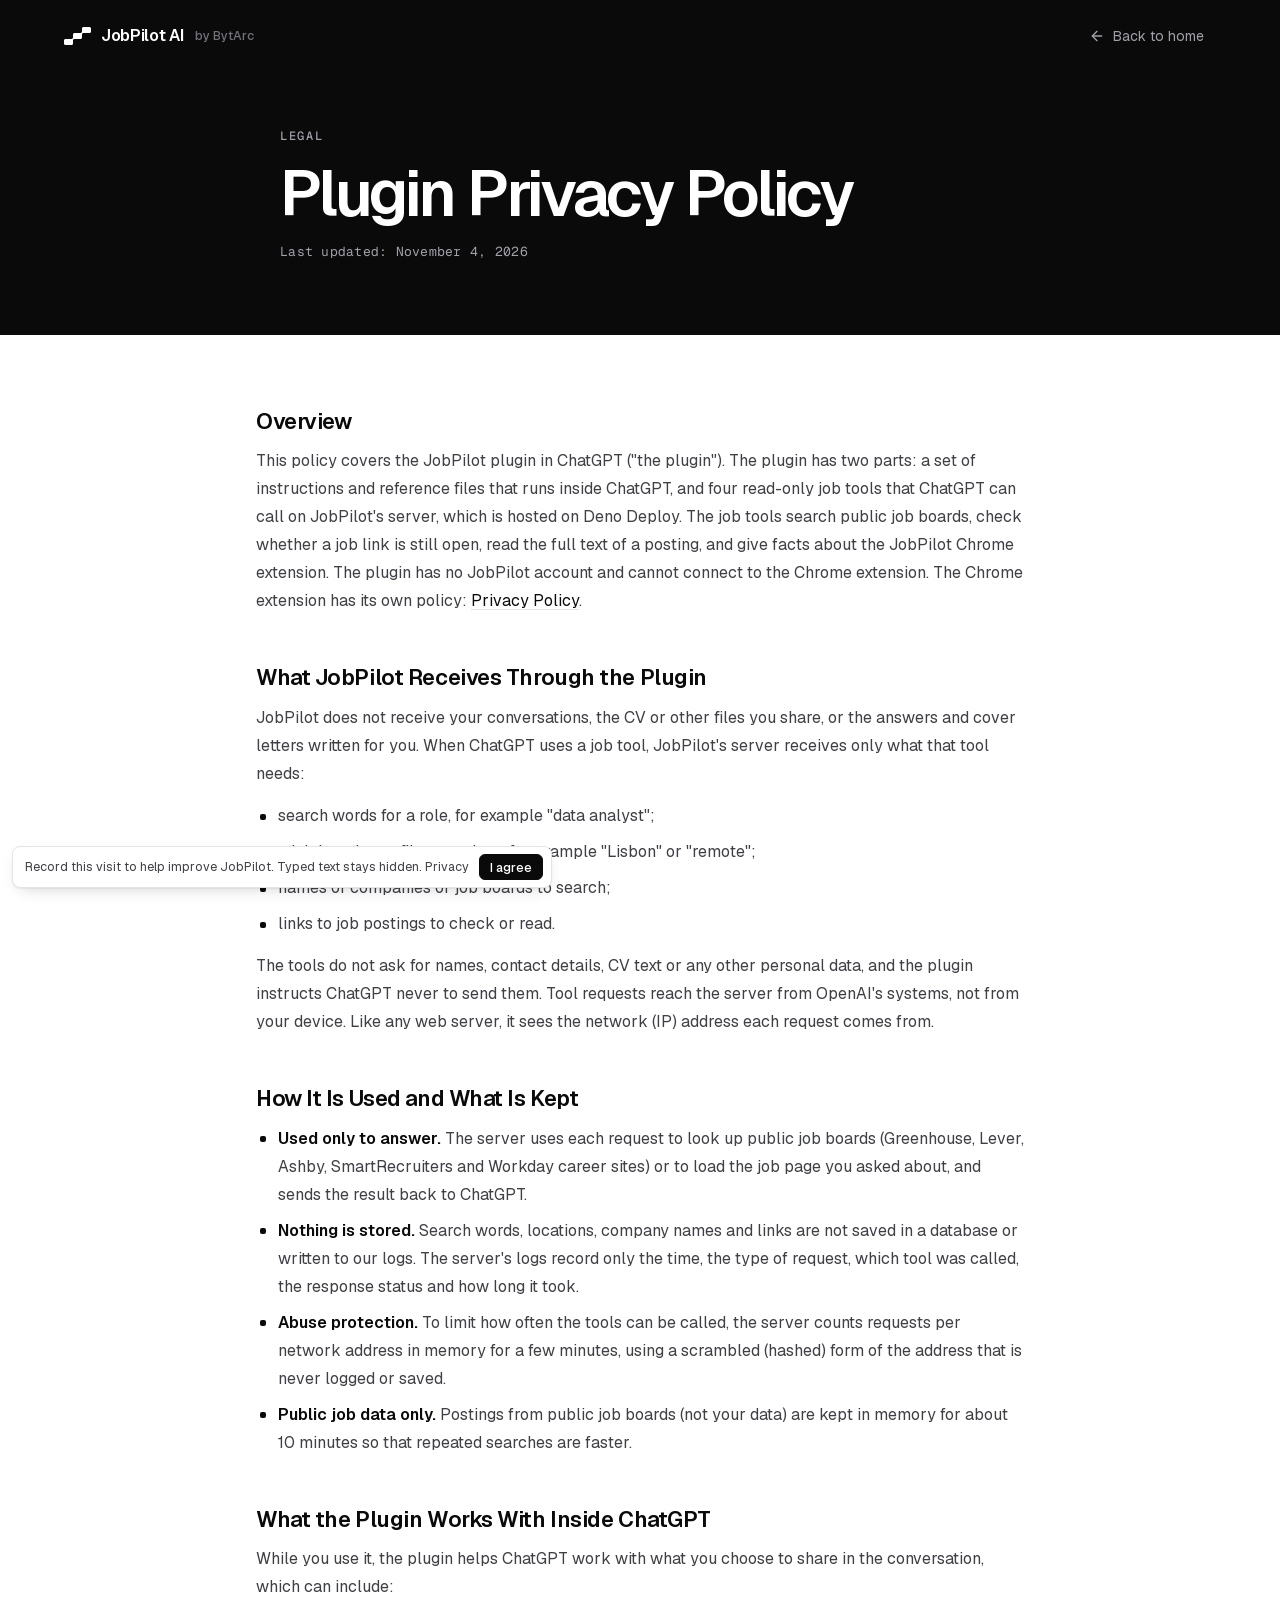
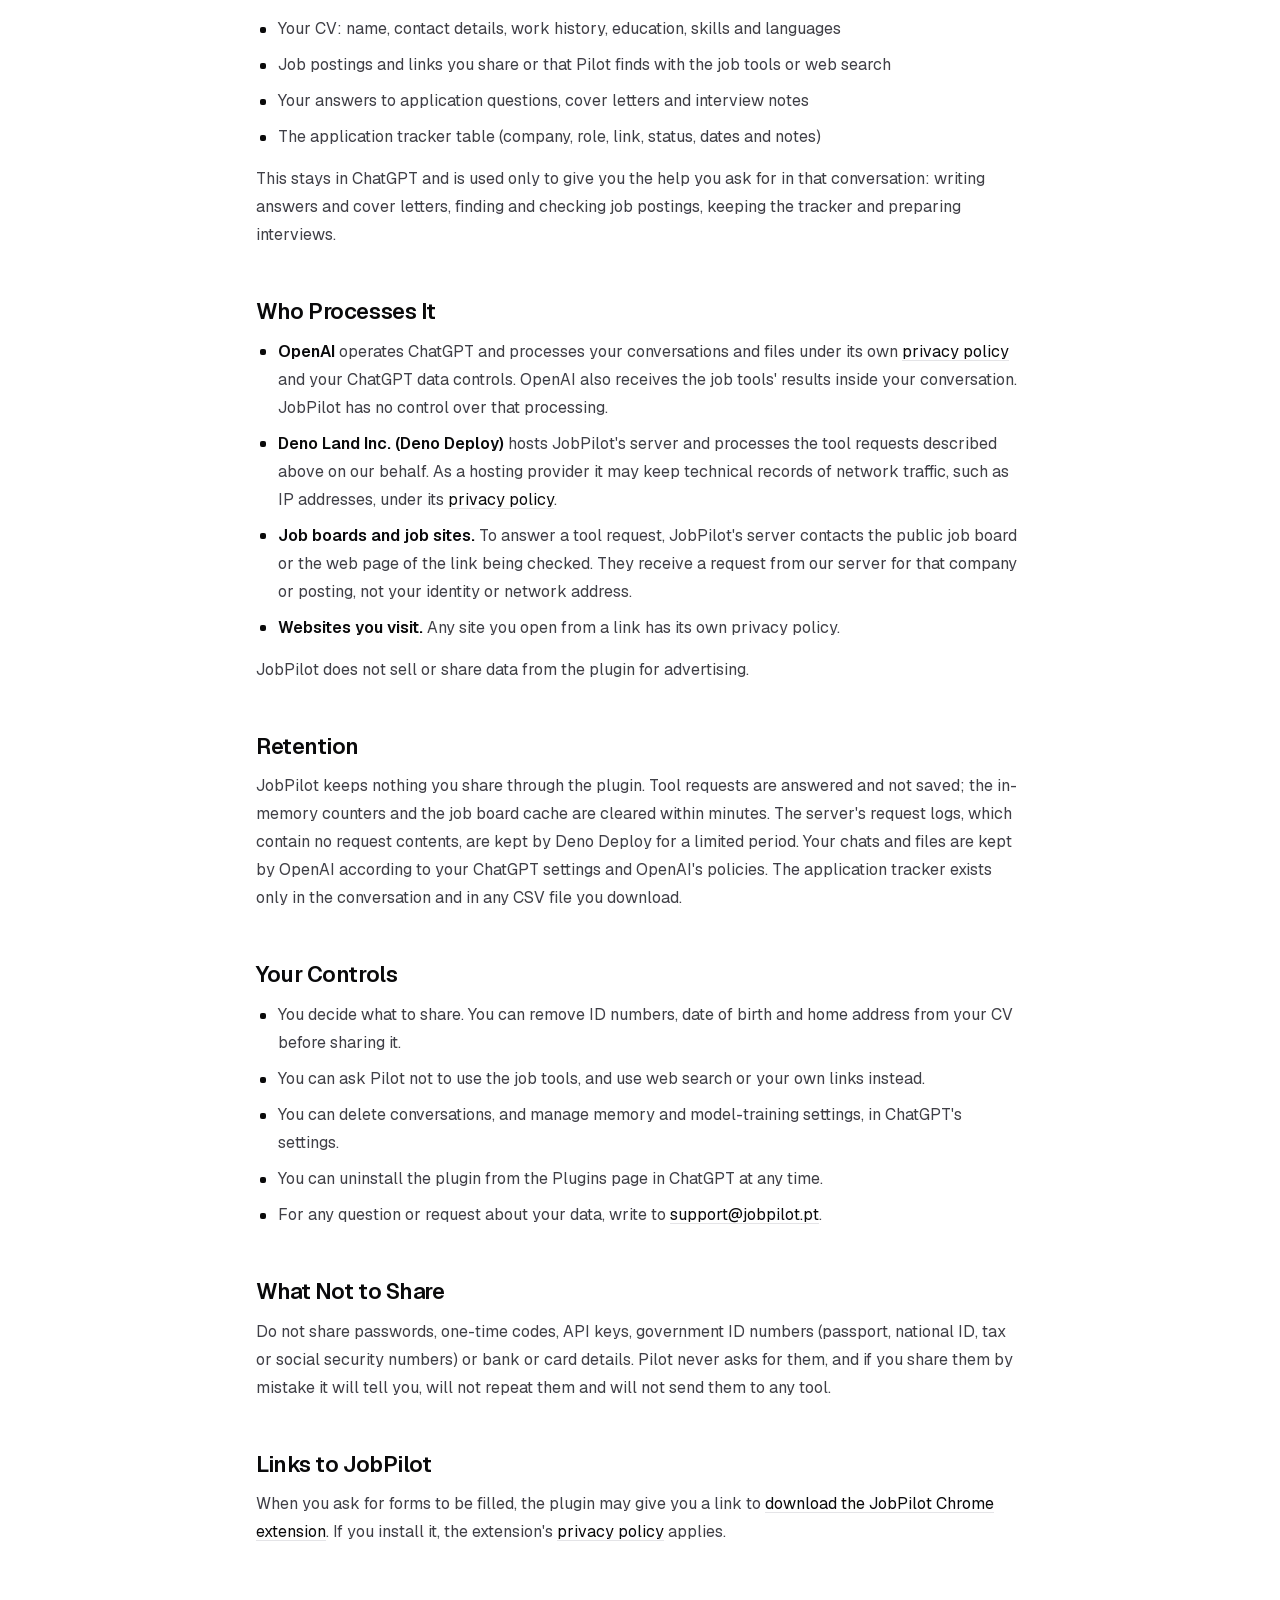
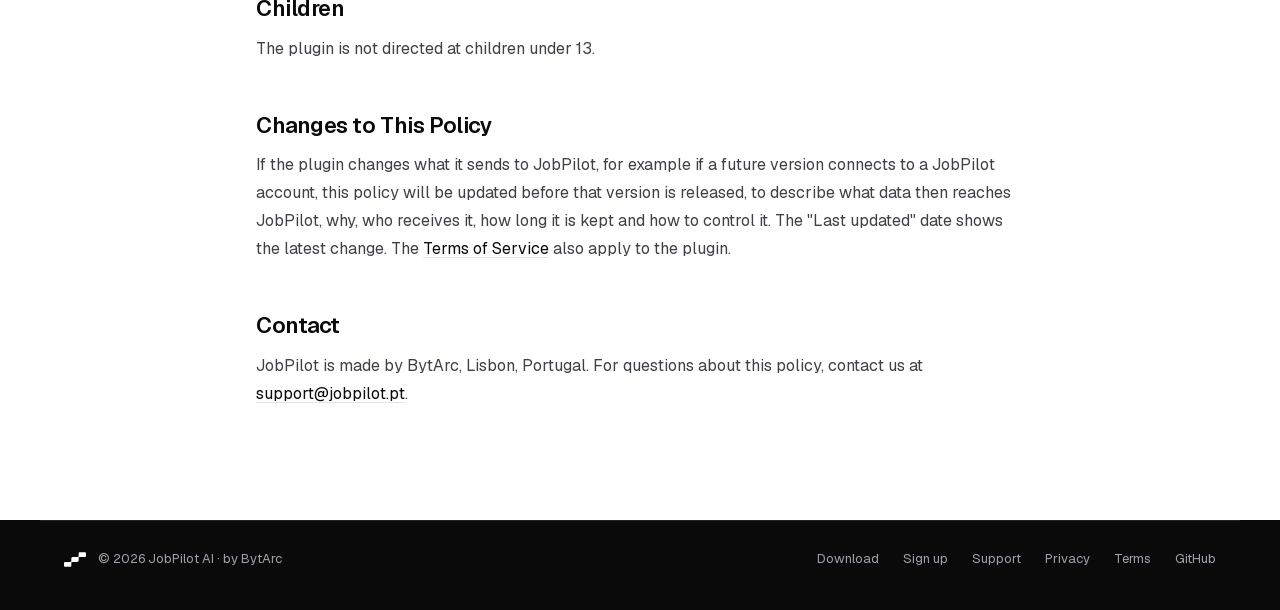
<file: plugin-privacy.html>
<!doctype html>
<html lang="en">
  <head>
    <meta charset="UTF-8" />
    <meta name="viewport" content="width=device-width, initial-scale=1.0" />
    <title>JobPilot Plugin Privacy Policy</title>
    <meta name="description" content="Privacy policy for the JobPilot plugin in ChatGPT: what its job tools receive (search words and job links, no personal data), that nothing is stored, who hosts them and OpenAI's role." />
    <meta name="theme-color" content="#0A0A0B" />
    <link rel="canonical" href="https://jobpilot.pt/plugin-privacy.html" />
    <link rel="icon" href="/favicon.ico?v=3" sizes="any" />
    <link rel="icon" href="/brand/favicon.svg?v=3" type="image/svg+xml" />
    <link rel="icon" href="/brand/favicon-96.png?v=3" type="image/png" sizes="96x96" />
    <link rel="icon" href="/brand/favicon-48.png?v=3" type="image/png" sizes="48x48" />
    <link rel="apple-touch-icon" href="/brand/apple-touch-icon.png?v=3" />
    <link rel="manifest" href="/site.webmanifest?v=3" />
    <link rel="preload" href="fonts/Geist-Variable-latin.woff2" as="font" type="font/woff2" crossorigin />
    <link rel="preconnect" href="https://fonts.googleapis.com" />
    <link rel="preconnect" href="https://fonts.gstatic.com" crossorigin />
    <link rel="stylesheet" href="https://fonts.googleapis.com/css2?family=Geist+Mono:wght@400;500&display=swap" />
    <link rel="stylesheet" href="site.css?v=2" />
      <meta name="author" content="BytArc" />
</head>
  <body>
    <!-- NAV + TITLE: the black top area -->
    <div class="dark page-head">
      <header class="nav">
        <div class="wrap nav-in">
          <span class="brand-lockup"><a href="index.html" class="brand" aria-label="JobPilot AI home">
            <img src="brand/jobpilot-mark-white.svg" width="27" height="18" alt="" />
            <span>JobPilot AI</span>
          </a><a class="by-bytarc" href="https://bytarc.com/" target="_blank" rel="noopener" title="BytArc, an AI studio in Lisbon">by BytArc</a></span>
          <a href="index.html" class="nav-back">
            <svg viewBox="0 0 24 24" fill="none" stroke="currentColor" stroke-width="2" stroke-linecap="round" stroke-linejoin="round" aria-hidden="true"><path d="m12 19-7-7 7-7" /><path d="M19 12H5" /></svg>
            Back to home
          </a>
        </div>
      </header>
      <div class="wrap wrap-narrow page-head-in">
        <p class="kicker">Legal</p>
        <h1>Plugin Privacy Policy</h1>
        <p class="meta">Last updated: November 4, 2026</p>
      </div>
    </div>

    <main class="wrap wrap-narrow prose">
      <h2>Overview</h2>
      <p>
        This policy covers the JobPilot plugin in ChatGPT ("the plugin"). The
        plugin has two parts: a set of instructions and reference files that
        runs inside ChatGPT, and four read-only job tools that ChatGPT can call
        on JobPilot's server, which is hosted on Deno Deploy. The job tools
        search public job boards, check whether a job link is still open, read
        the full text of a posting, and give facts about the JobPilot Chrome
        extension. The plugin has no JobPilot account and cannot connect to the
        Chrome extension. The Chrome extension has its own policy:
        <a href="privacy.html">Privacy Policy</a>.
      </p>

      <h2>What JobPilot Receives Through the Plugin</h2>
      <p>
        JobPilot does not receive your conversations, the CV or other files you
        share, or the answers and cover letters written for you. When ChatGPT
        uses a job tool, JobPilot's server receives only what that tool needs:
      </p>
      <ul>
        <li>search words for a role, for example "data analyst";</li>
        <li>a job location to filter postings, for example "Lisbon" or "remote";</li>
        <li>names of companies or job boards to search;</li>
        <li>links to job postings to check or read.</li>
      </ul>
      <p>
        The tools do not ask for names, contact details, CV text or any other
        personal data, and the plugin instructs ChatGPT never to send them.
        Tool requests reach the server from OpenAI's systems, not from your
        device. Like any web server, it sees the network (IP) address each
        request comes from.
      </p>

      <h2>How It Is Used and What Is Kept</h2>
      <ul>
        <li>
          <strong>Used only to answer.</strong> The server uses each request to
          look up public job boards (Greenhouse, Lever, Ashby, SmartRecruiters
          and Workday career sites) or to load the job page you asked about, and
          sends the result back to ChatGPT.
        </li>
        <li>
          <strong>Nothing is stored.</strong> Search words, locations, company
          names and links are not saved in a database or written to our logs.
          The server's logs record only the time, the type of request, which
          tool was called, the response status and how long it took.
        </li>
        <li>
          <strong>Abuse protection.</strong> To limit how often the tools can be
          called, the server counts requests per network address in memory for
          a few minutes, using a scrambled (hashed) form of the address that is
          never logged or saved.
        </li>
        <li>
          <strong>Public job data only.</strong> Postings from public job boards
          (not your data) are kept in memory for about 10 minutes so that
          repeated searches are faster.
        </li>
      </ul>

      <h2>What the Plugin Works With Inside ChatGPT</h2>
      <p>
        While you use it, the plugin helps ChatGPT work with what you choose to
        share in the conversation, which can include:
      </p>
      <ul>
        <li>Your CV: name, contact details, work history, education, skills and languages</li>
        <li>Job postings and links you share or that Pilot finds with the job tools or web search</li>
        <li>Your answers to application questions, cover letters and interview notes</li>
        <li>The application tracker table (company, role, link, status, dates and notes)</li>
      </ul>
      <p>
        This stays in ChatGPT and is used only to give you the help you ask for
        in that conversation: writing answers and cover letters, finding and
        checking job postings, keeping the tracker and preparing interviews.
      </p>

      <h2>Who Processes It</h2>
      <ul>
        <li>
          <strong>OpenAI</strong> operates ChatGPT and processes your
          conversations and files under its own
          <a href="https://openai.com/policies/privacy-policy/" target="_blank" rel="noopener">privacy policy</a>
          and your ChatGPT data controls. OpenAI also receives the job tools'
          results inside your conversation. JobPilot has no control over that
          processing.
        </li>
        <li>
          <strong>Deno Land Inc. (Deno Deploy)</strong> hosts JobPilot's server
          and processes the tool requests described above on our behalf. As a
          hosting provider it may keep technical records of network traffic,
          such as IP addresses, under its
          <a href="https://deno.com/privacy" target="_blank" rel="noopener">privacy policy</a>.
        </li>
        <li>
          <strong>Job boards and job sites.</strong> To answer a tool request,
          JobPilot's server contacts the public job board or the web page of
          the link being checked. They receive a request from our server for
          that company or posting, not your identity or network address.
        </li>
        <li>
          <strong>Websites you visit.</strong> Any site you open from a link has
          its own privacy policy.
        </li>
      </ul>
      <p>JobPilot does not sell or share data from the plugin for advertising.</p>

      <h2>Retention</h2>
      <p>
        JobPilot keeps nothing you share through the plugin. Tool requests are
        answered and not saved; the in-memory counters and the job board cache
        are cleared within minutes. The server's request logs, which contain
        no request contents, are kept by Deno Deploy for a limited period. Your
        chats and files are kept by OpenAI according to your ChatGPT settings
        and OpenAI's policies. The application tracker exists only in the
        conversation and in any CSV file you download.
      </p>

      <h2>Your Controls</h2>
      <ul>
        <li>You decide what to share. You can remove ID numbers, date of birth and home address from your CV before sharing it.</li>
        <li>You can ask Pilot not to use the job tools, and use web search or your own links instead.</li>
        <li>You can delete conversations, and manage memory and model-training settings, in ChatGPT's settings.</li>
        <li>You can uninstall the plugin from the Plugins page in ChatGPT at any time.</li>
        <li>For any question or request about your data, write to <a href="mailto:support@jobpilot.pt">support@jobpilot.pt</a>.</li>
      </ul>

      <h2>What Not to Share</h2>
      <p>
        Do not share passwords, one-time codes, API keys, government ID numbers
        (passport, national ID, tax or social security numbers) or bank or card
        details. Pilot never asks for them, and if you share them by mistake it
        will tell you, will not repeat them and will not send them to any tool.
      </p>

      <h2>Links to JobPilot</h2>
      <p>
        When you ask for forms to be filled, the plugin may give you a link to
        <a href="download.html">download the JobPilot Chrome extension</a>. If
        you install it, the extension's <a href="privacy.html">privacy policy</a>
        applies.
      </p>

      <h2>Children</h2>
      <p>The plugin is not directed at children under 13.</p>

      <h2>Changes to This Policy</h2>
      <p>
        If the plugin changes what it sends to JobPilot, for example if a future
        version connects to a JobPilot account, this policy will be updated
        before that version is released, to describe what data then reaches
        JobPilot, why, who receives it, how long it is kept and how to control
        it. The "Last updated" date shows the latest change. The
        <a href="terms.html">Terms of Service</a> also apply to the plugin.
      </p>

      <h2>Contact</h2>
      <p>
        JobPilot is made by BytArc, Lisbon, Portugal. For questions about this
        policy, contact us at
        <a href="mailto:support@jobpilot.pt">support@jobpilot.pt</a>.
      </p>
    </main>

    <footer class="foot solid">
      <div class="wrap foot-in">
        <p class="foot-copy">
          <img src="brand/jobpilot-mark-white.svg" width="22" height="15" alt="" />
          <span>&copy; 2026 JobPilot AI &middot; <a href="https://bytarc.com/" target="_blank" rel="noopener" title="BytArc, an AI studio in Lisbon">by BytArc</a></span>
        </p>
        <nav class="foot-links" aria-label="Footer">
          <a href="download.html">Download</a>
          <a href="signup.html">Sign up</a>
          <a href="support.html">Support</a>
          <a href="privacy.html">Privacy</a>
          <a href="terms.html">Terms</a>
          <a href="https://github.com/tomasbb0/job-autofill-extension" target="_blank" rel="noopener">GitHub</a>
        </nav>
      </div>
    </footer>
    <script src="analytics.js" defer></script>
  </body>
</html>
</file>
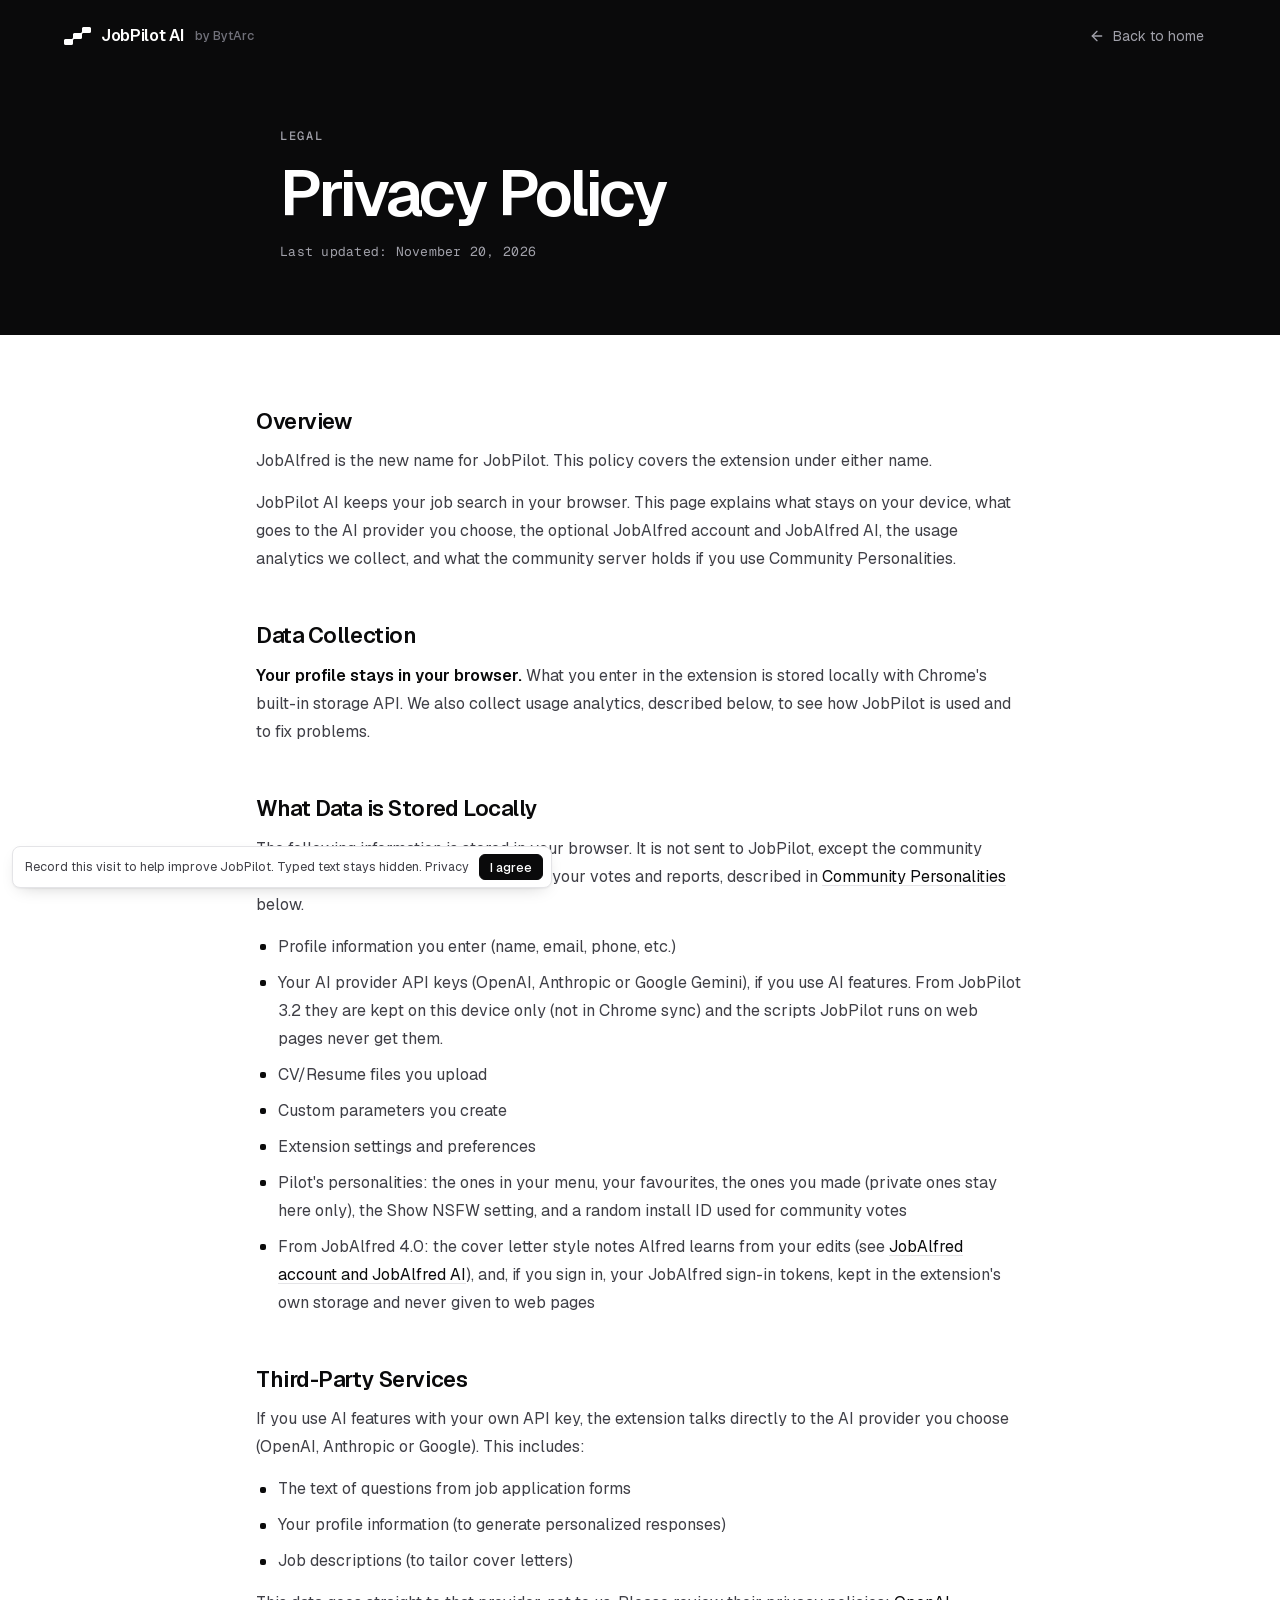
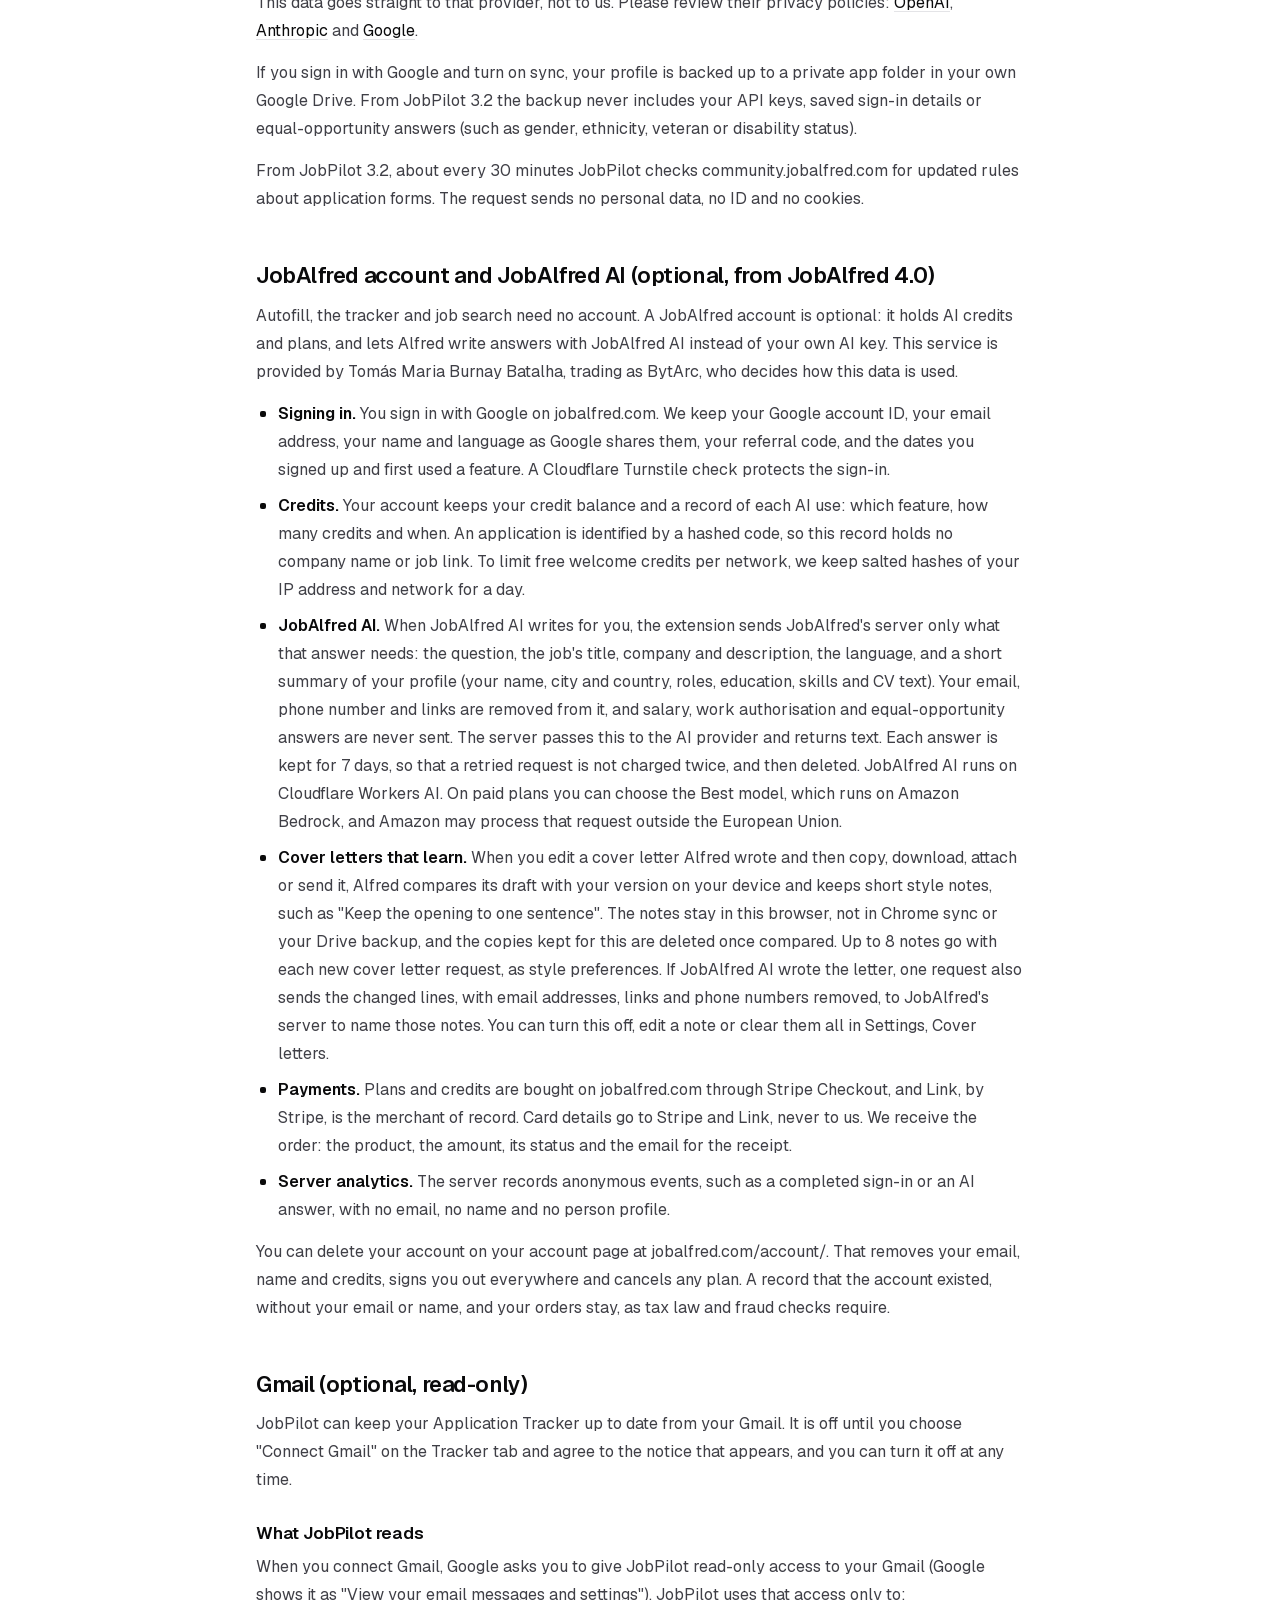
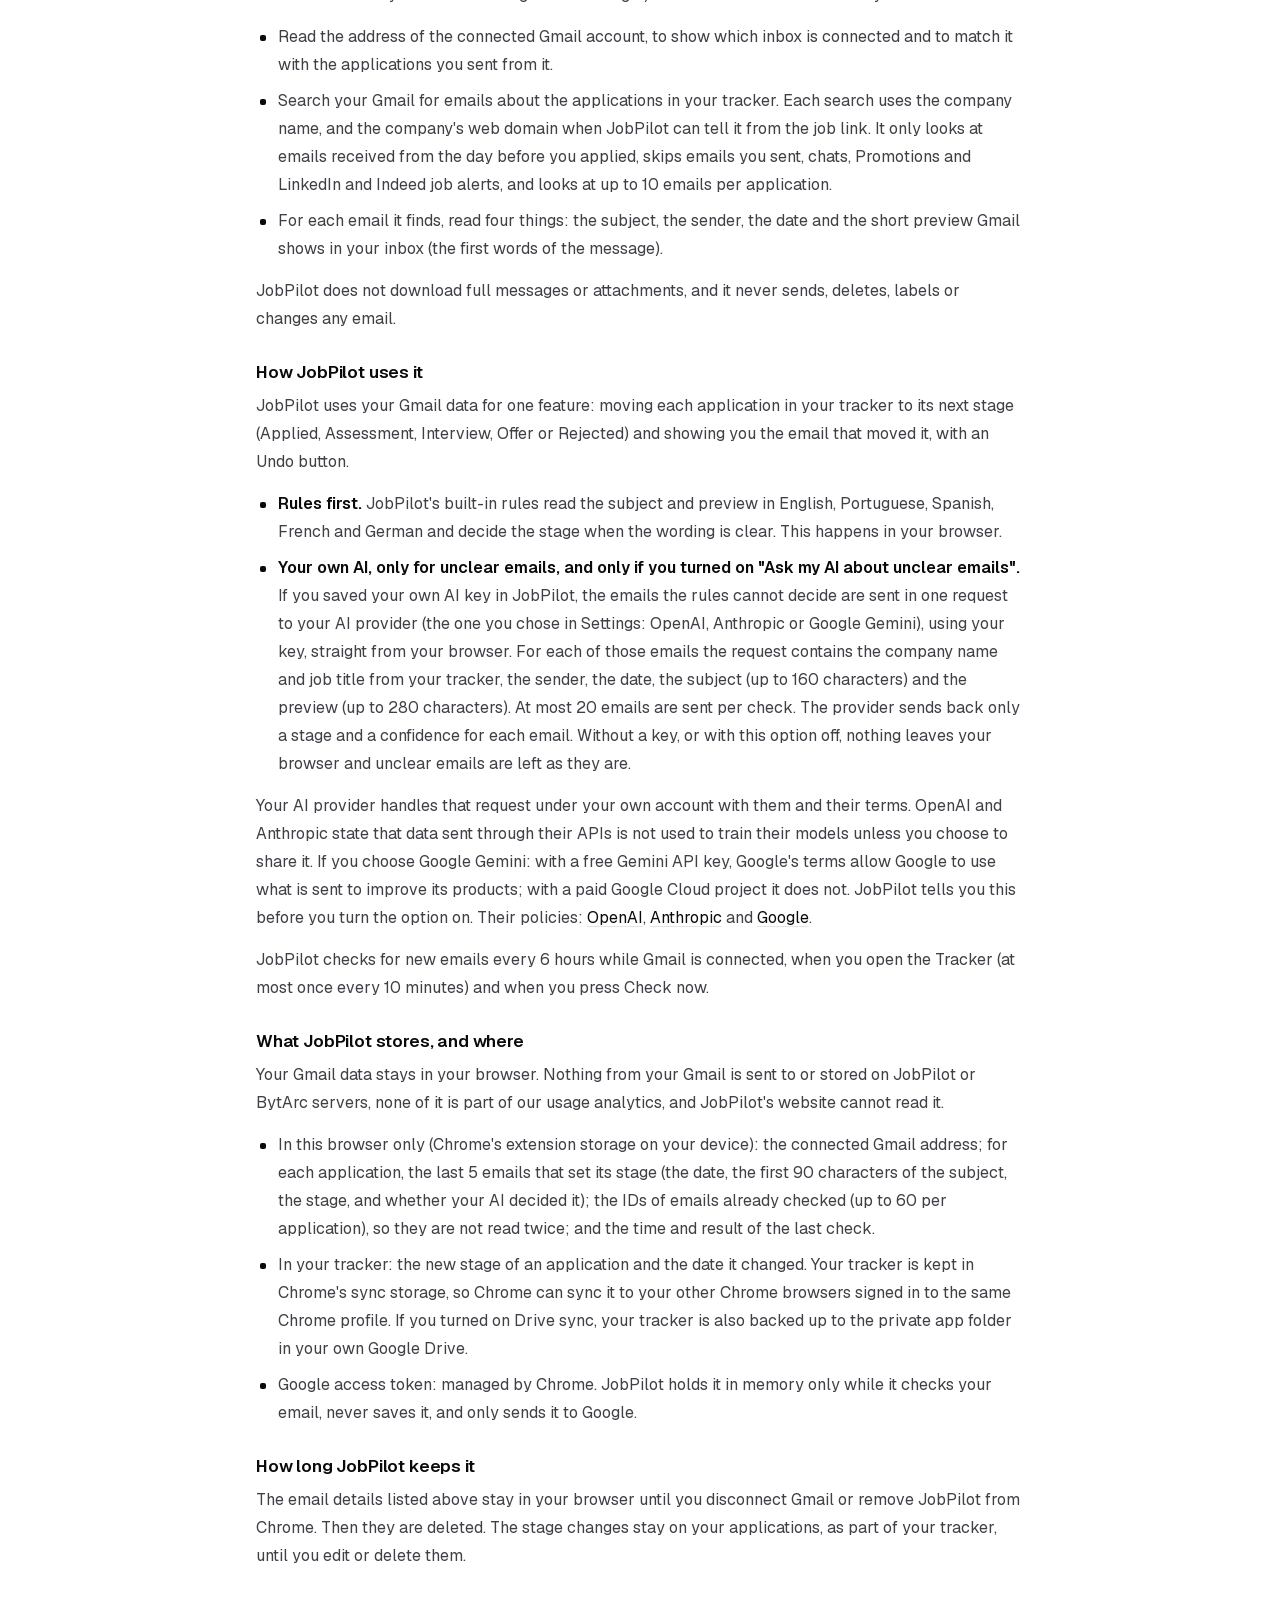
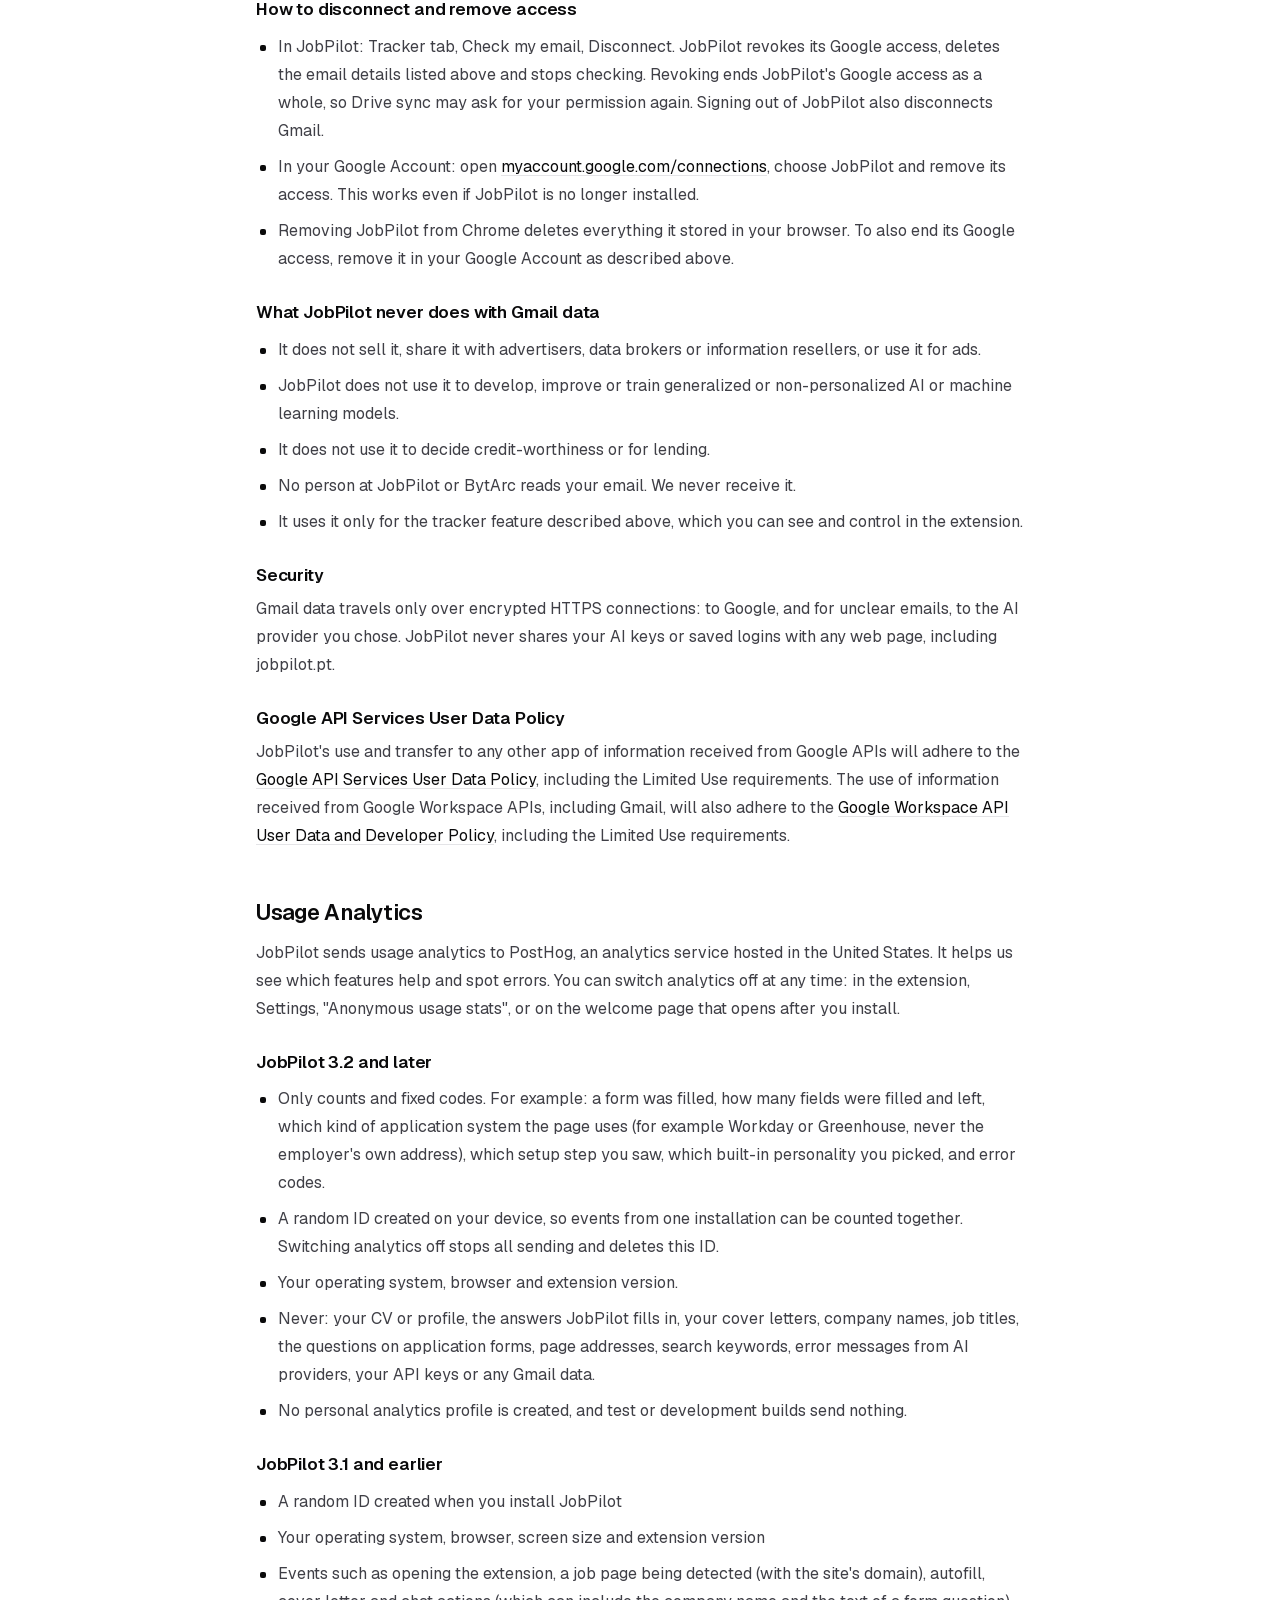
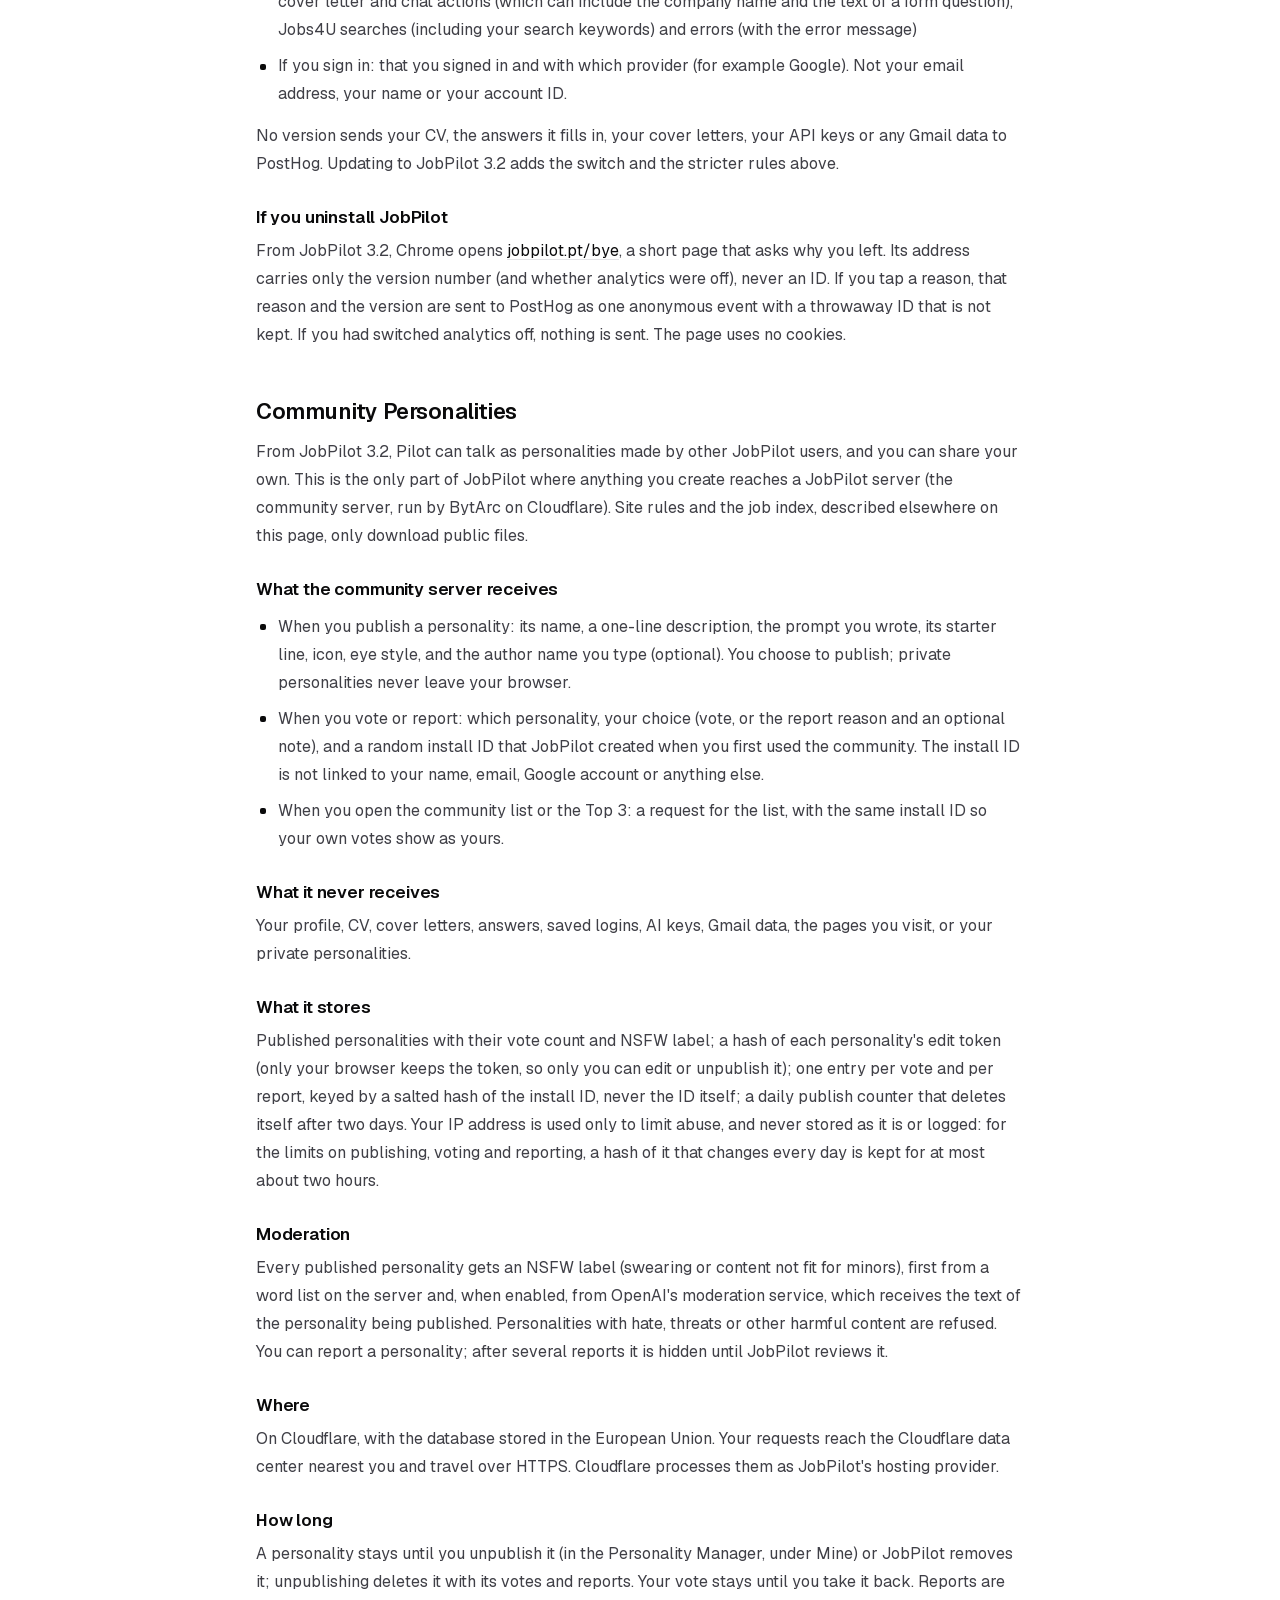
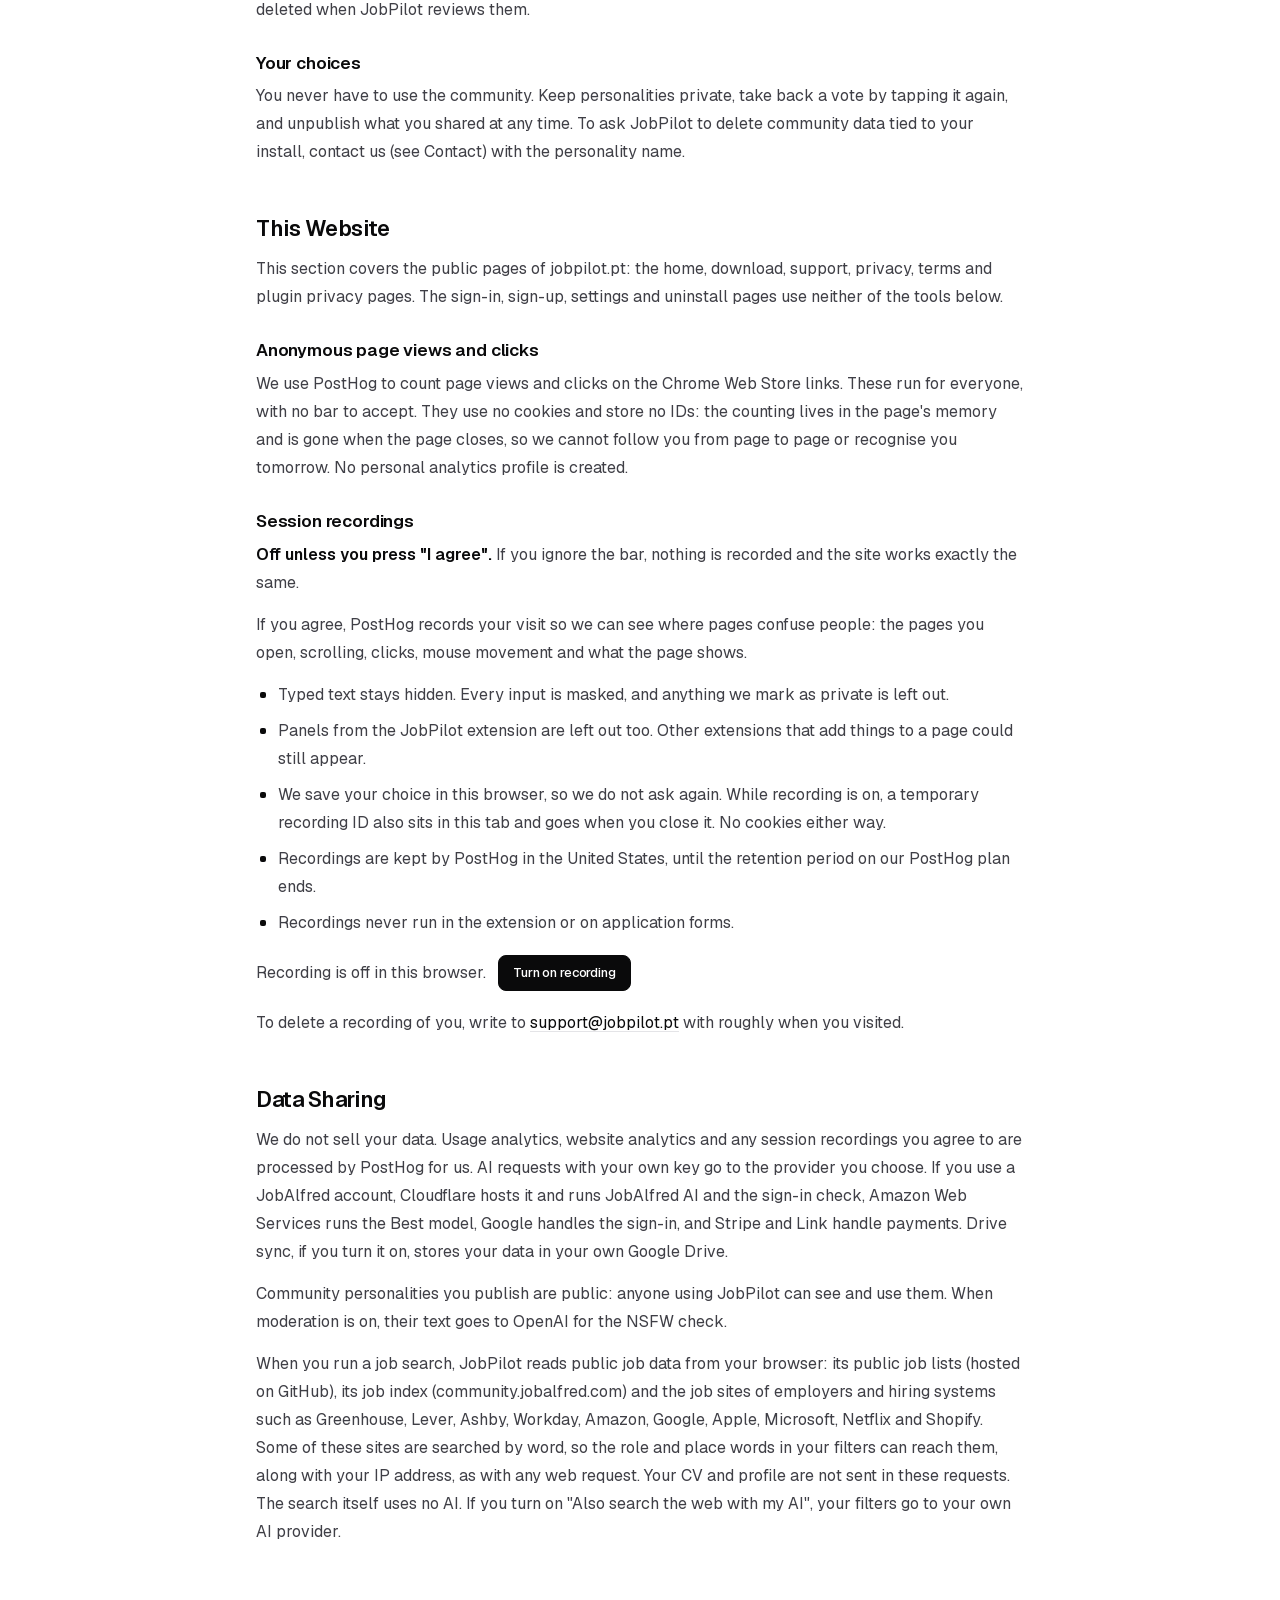
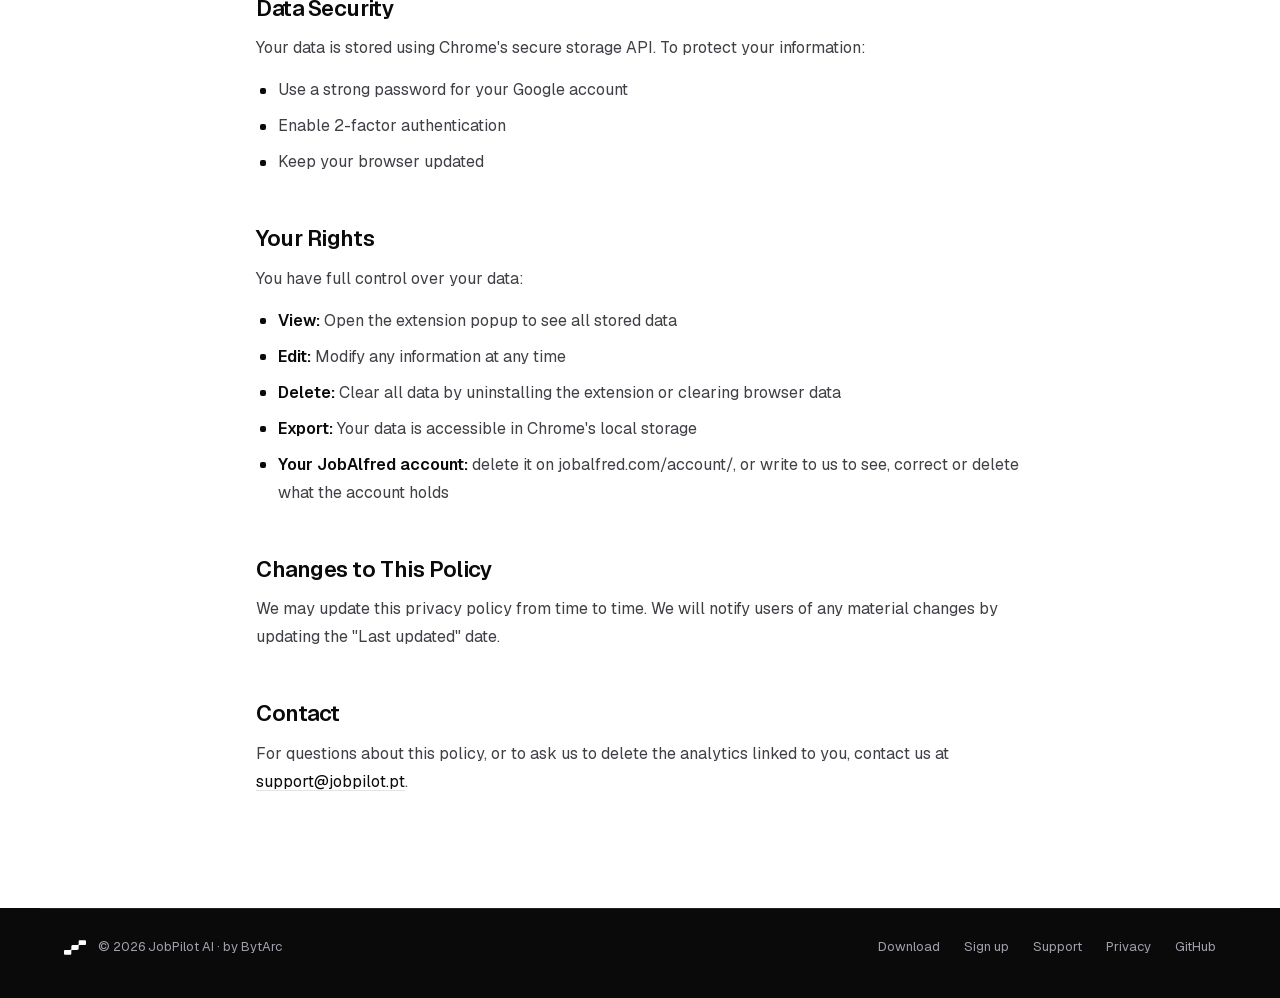
<file: privacy.html>
<!doctype html>
<html lang="en">
  <head>
    <meta charset="UTF-8" />
    <meta name="viewport" content="width=device-width, initial-scale=1.0" />
    <title>JobPilot AI Privacy Policy</title>
    <meta name="theme-color" content="#0A0A0B" />
    <link rel="icon" href="/favicon.ico?v=3" sizes="any" />
    <link rel="icon" href="/brand/favicon.svg?v=3" type="image/svg+xml" />
    <link rel="icon" href="/brand/favicon-96.png?v=3" type="image/png" sizes="96x96" />
    <link rel="icon" href="/brand/favicon-48.png?v=3" type="image/png" sizes="48x48" />
    <link rel="apple-touch-icon" href="/brand/apple-touch-icon.png?v=3" />
    <link rel="manifest" href="/site.webmanifest?v=3" />
    <link rel="preload" href="fonts/Geist-Variable-latin.woff2" as="font" type="font/woff2" crossorigin />
    <link rel="preconnect" href="https://fonts.googleapis.com" />
    <link rel="preconnect" href="https://fonts.gstatic.com" crossorigin />
    <link rel="stylesheet" href="https://fonts.googleapis.com/css2?family=Geist+Mono:wght@400;500&display=swap" />
    <link rel="stylesheet" href="site.css?v=2" />
      <meta name="author" content="BytArc" />
</head>
  <body>
    <!-- NAV + TITLE: the black top area -->
    <div class="dark page-head">
      <header class="nav">
        <div class="wrap nav-in">
          <span class="brand-lockup"><a href="index.html" class="brand" aria-label="JobPilot AI home">
            <img src="brand/jobpilot-mark-white.svg" width="27" height="18" alt="" />
            <span>JobPilot AI</span>
          </a><a class="by-bytarc" href="https://bytarc.com/" target="_blank" rel="noopener" title="BytArc, an AI studio in Lisbon">by BytArc</a></span>
          <a href="index.html" class="nav-back">
            <svg viewBox="0 0 24 24" fill="none" stroke="currentColor" stroke-width="2" stroke-linecap="round" stroke-linejoin="round" aria-hidden="true"><path d="m12 19-7-7 7-7" /><path d="M19 12H5" /></svg>
            Back to home
          </a>
        </div>
      </header>
      <div class="wrap wrap-narrow page-head-in">
        <p class="kicker">Legal</p>
        <h1>Privacy Policy</h1>
        <p class="meta">Last updated: November 20, 2026</p>
      </div>
    </div>

    <main class="wrap wrap-narrow prose">
      <h2>Overview</h2>
      <p>
        JobAlfred is the new name for JobPilot. This policy covers the extension
        under either name.
      </p>
      <p>
        JobPilot AI keeps your job search in your browser. This page explains
        what stays on your device, what goes to the AI provider you choose, the
        optional JobAlfred account and JobAlfred AI, the usage analytics we
        collect, and what the community server holds if you use Community
        Personalities.
      </p>

      <h2>Data Collection</h2>
      <p>
        <strong>Your profile stays in your browser.</strong> What you enter in
        the extension is stored locally with Chrome's built-in storage API. We
        also collect usage analytics, described below, to see how JobPilot is
        used and to fix problems.
      </p>

      <h2>What Data is Stored Locally</h2>
      <p>
        The following information is stored in your browser. It is not sent to
        JobPilot, except the community personalities you choose to publish and
        your votes and reports, described in
        <a href="#community">Community Personalities</a> below.
      </p>
      <ul>
        <li>Profile information you enter (name, email, phone, etc.)</li>
        <li>Your AI provider API keys (OpenAI, Anthropic or Google Gemini), if you use AI features. From JobPilot 3.2 they are kept on this device only (not in Chrome sync) and the scripts JobPilot runs on web pages never get them.</li>
        <li>CV/Resume files you upload</li>
        <li>Custom parameters you create</li>
        <li>Extension settings and preferences</li>
        <li>Pilot's personalities: the ones in your menu, your favourites, the ones you made (private ones stay here only), the Show NSFW setting, and a random install ID used for community votes</li>
        <li>From JobAlfred 4.0: the cover letter style notes Alfred learns from your edits (see <a href="#account">JobAlfred account and JobAlfred AI</a>), and, if you sign in, your JobAlfred sign-in tokens, kept in the extension's own storage and never given to web pages</li>
      </ul>

      <h2>Third-Party Services</h2>
      <p>
        If you use AI features with your own API key, the extension talks
        directly to the AI provider you choose (OpenAI, Anthropic or Google).
        This includes:
      </p>
      <ul>
        <li>The text of questions from job application forms</li>
        <li>Your profile information (to generate personalized responses)</li>
        <li>Job descriptions (to tailor cover letters)</li>
      </ul>
      <p>
        This data goes straight to that provider, not to us. Please review their
        privacy policies:
        <a href="https://openai.com/policies/privacy-policy" target="_blank" rel="noopener">OpenAI</a>,
        <a href="https://www.anthropic.com/legal/privacy" target="_blank" rel="noopener">Anthropic</a> and
        <a href="https://policies.google.com/privacy" target="_blank" rel="noopener">Google</a>.
      </p>
      <p>
        If you sign in with Google and turn on sync, your profile is backed up to a
        private app folder in your own Google Drive. From JobPilot 3.2 the backup never
        includes your API keys, saved sign-in details or equal-opportunity answers (such as
        gender, ethnicity, veteran or disability status).
      </p>
      <p>
        From JobPilot 3.2, about every 30 minutes JobPilot checks
        community.jobalfred.com for updated rules about application forms. The
        request sends no personal data, no ID and no cookies.
      </p>

      <h2 id="account">JobAlfred account and JobAlfred AI (optional, from JobAlfred 4.0)</h2>
      <p>
        Autofill, the tracker and job search need no account. A JobAlfred account
        is optional: it holds AI credits and plans, and lets Alfred write answers
        with JobAlfred AI instead of your own AI key. This service is provided by
        Tom&aacute;s Maria Burnay Batalha, trading as BytArc, who decides how this
        data is used.
      </p>
      <ul>
        <li><strong>Signing in.</strong> You sign in with Google on jobalfred.com. We keep your Google account ID, your email address, your name and language as Google shares them, your referral code, and the dates you signed up and first used a feature. A Cloudflare Turnstile check protects the sign-in.</li>
        <li><strong>Credits.</strong> Your account keeps your credit balance and a record of each AI use: which feature, how many credits and when. An application is identified by a hashed code, so this record holds no company name or job link. To limit free welcome credits per network, we keep salted hashes of your IP address and network for a day.</li>
        <li><strong>JobAlfred AI.</strong> When JobAlfred AI writes for you, the extension sends JobAlfred's server only what that answer needs: the question, the job's title, company and description, the language, and a short summary of your profile (your name, city and country, roles, education, skills and CV text). Your email, phone number and links are removed from it, and salary, work authorisation and equal-opportunity answers are never sent. The server passes this to the AI provider and returns text. Each answer is kept for 7 days, so that a retried request is not charged twice, and then deleted. JobAlfred AI runs on Cloudflare Workers AI. On paid plans you can choose the Best model, which runs on Amazon Bedrock, and Amazon may process that request outside the European Union.</li>
        <li><strong>Cover letters that learn.</strong> When you edit a cover letter Alfred wrote and then copy, download, attach or send it, Alfred compares its draft with your version on your device and keeps short style notes, such as "Keep the opening to one sentence". The notes stay in this browser, not in Chrome sync or your Drive backup, and the copies kept for this are deleted once compared. Up to 8 notes go with each new cover letter request, as style preferences. If JobAlfred AI wrote the letter, one request also sends the changed lines, with email addresses, links and phone numbers removed, to JobAlfred's server to name those notes. You can turn this off, edit a note or clear them all in Settings, Cover letters.</li>
        <li><strong>Payments.</strong> Plans and credits are bought on jobalfred.com through Stripe Checkout, and Link, by Stripe, is the merchant of record. Card details go to Stripe and Link, never to us. We receive the order: the product, the amount, its status and the email for the receipt.</li>
        <li><strong>Server analytics.</strong> The server records anonymous events, such as a completed sign-in or an AI answer, with no email, no name and no person profile.</li>
      </ul>
      <p>
        You can delete your account on your account page at jobalfred.com/account/.
        That removes your email, name and credits, signs you out everywhere and
        cancels any plan. A record that the account existed, without your email or
        name, and your orders stay, as tax law and fraud checks require.
      </p>

      <h2 id="gmail">Gmail (optional, read-only)</h2>
      <p>
        JobPilot can keep your Application Tracker up to date from your Gmail. It is off until you choose
        "Connect Gmail" on the Tracker tab and agree to the notice that appears, and you can turn it off at any time.
      </p>

      <h3>What JobPilot reads</h3>
      <p>
        When you connect Gmail, Google asks you to give JobPilot read-only access to your Gmail (Google shows it as
        "View your email messages and settings"). JobPilot uses that access only to:
      </p>
      <ul>
        <li>Read the address of the connected Gmail account, to show which inbox is connected and to match it with the applications you sent from it.</li>
        <li>Search your Gmail for emails about the applications in your tracker. Each search uses the company name, and the company's web domain when JobPilot can tell it from the job link. It only looks at emails received from the day before you applied, skips emails you sent, chats, Promotions and LinkedIn and Indeed job alerts, and looks at up to 10 emails per application.</li>
        <li>For each email it finds, read four things: the subject, the sender, the date and the short preview Gmail shows in your inbox (the first words of the message).</li>
      </ul>
      <p>
        JobPilot does not download full messages or attachments, and it never sends, deletes, labels or changes any email.
      </p>

      <h3>How JobPilot uses it</h3>
      <p>
        JobPilot uses your Gmail data for one feature: moving each application in your tracker to its next stage
        (Applied, Assessment, Interview, Offer or Rejected) and showing you the email that moved it, with an Undo button.
      </p>
      <ul>
        <li><strong>Rules first.</strong> JobPilot's built-in rules read the subject and preview in English, Portuguese, Spanish, French and German and decide the stage when the wording is clear. This happens in your browser.</li>
        <li><strong>Your own AI, only for unclear emails, and only if you turned on "Ask my AI about unclear emails".</strong> If you saved your own AI key in JobPilot, the emails the rules cannot decide are sent in one request to your AI provider (the one you chose in Settings: OpenAI, Anthropic or Google Gemini), using your key, straight from your browser. For each of those emails the request contains the company name and job title from your tracker, the sender, the date, the subject (up to 160 characters) and the preview (up to 280 characters). At most 20 emails are sent per check. The provider sends back only a stage and a confidence for each email. Without a key, or with this option off, nothing leaves your browser and unclear emails are left as they are.</li>
      </ul>
      <p>
        Your AI provider handles that request under your own account with them and their terms. OpenAI and Anthropic
        state that data sent through their APIs is not used to train their models unless you choose to share it.
        <!-- choose ONE of A or B, matching the build -->
        If you choose Google Gemini: with a free Gemini API key, Google's terms allow Google to use what is sent to improve its products; with a paid Google Cloud project it does not. JobPilot tells you this before you turn the option on.
        Their policies:
        <a href="https://platform.openai.com/docs/guides/your-data" target="_blank" rel="noopener">OpenAI</a>,
        <a href="https://privacy.anthropic.com/en/articles/7996868-is-my-data-used-for-model-training" target="_blank" rel="noopener">Anthropic</a> and
        <a href="https://ai.google.dev/gemini-api/terms" target="_blank" rel="noopener">Google</a>.
      </p>
      <p>
        JobPilot checks for new emails every 6 hours while Gmail is connected, when you open the Tracker (at most once
        every 10 minutes) and when you press Check now.
      </p>

      <h3>What JobPilot stores, and where</h3>
      <p>
        Your Gmail data stays in your browser. Nothing from your Gmail is sent to or stored on JobPilot or BytArc
        servers, none of it is part of our usage analytics, and JobPilot's website cannot read it.
      </p>
      <ul>
        <li>In this browser only (Chrome's extension storage on your device): the connected Gmail address; for each application, the last 5 emails that set its stage (the date, the first 90 characters of the subject, the stage, and whether your AI decided it); the IDs of emails already checked (up to 60 per application), so they are not read twice; and the time and result of the last check.</li>
        <li>In your tracker: the new stage of an application and the date it changed. Your tracker is kept in Chrome's sync storage, so Chrome can sync it to your other Chrome browsers signed in to the same Chrome profile. If you turned on Drive sync, your tracker is also backed up to the private app folder in your own Google Drive.</li>
        <li>Google access token: managed by Chrome. JobPilot holds it in memory only while it checks your email, never saves it, and only sends it to Google.</li>
      </ul>

      <h3>How long JobPilot keeps it</h3>
      <p>
        The email details listed above stay in your browser until you disconnect Gmail or remove JobPilot from Chrome.
        Then they are deleted. The stage changes stay on your applications, as part of your tracker, until you edit or
        delete them.
      </p>

      <h3>How to disconnect and remove access</h3>
      <ul>
        <li>In JobPilot: Tracker tab, Check my email, Disconnect. JobPilot revokes its Google access, deletes the email details listed above and stops checking. Revoking ends JobPilot's Google access as a whole, so Drive sync may ask for your permission again. Signing out of JobPilot also disconnects Gmail.</li>
        <li>In your Google Account: open <a href="https://myaccount.google.com/connections" target="_blank" rel="noopener">myaccount.google.com/connections</a>, choose JobPilot and remove its access. This works even if JobPilot is no longer installed.</li>
        <li>Removing JobPilot from Chrome deletes everything it stored in your browser. To also end its Google access, remove it in your Google Account as described above.</li>
      </ul>

      <h3>What JobPilot never does with Gmail data</h3>
      <ul>
        <li>It does not sell it, share it with advertisers, data brokers or information resellers, or use it for ads.</li>
        <li>JobPilot does not use it to develop, improve or train generalized or non-personalized AI or machine learning models.</li>
        <li>It does not use it to decide credit-worthiness or for lending.</li>
        <li>No person at JobPilot or BytArc reads your email. We never receive it.</li>
        <li>It uses it only for the tracker feature described above, which you can see and control in the extension.</li>
      </ul>

      <h3>Security</h3>
      <p>
        Gmail data travels only over encrypted HTTPS connections: to Google, and for unclear emails, to the AI provider
        you chose. JobPilot never shares your AI keys or saved logins with any web page, including jobpilot.pt.
      </p>

      <h3>Google API Services User Data Policy</h3>
      <p>
        JobPilot's use and transfer to any other app of information received from Google APIs will adhere to the
        <a href="https://developers.google.com/terms/api-services-user-data-policy" target="_blank" rel="noopener">Google API Services User Data Policy</a>,
        including the Limited Use requirements. The use of information received from Google Workspace APIs, including
        Gmail, will also adhere to the
        <a href="https://developers.google.com/workspace/workspace-api-user-data-developer-policy" target="_blank" rel="noopener">Google Workspace API User Data and Developer Policy</a>,
        including the Limited Use requirements.
      </p>

      <h2 id="analytics">Usage Analytics</h2>
      <p>
        JobPilot sends usage analytics to PostHog, an analytics service hosted in
        the United States. It helps us see which features help and spot errors.
        You can switch analytics off at any time: in the extension, Settings,
        "Anonymous usage stats", or on the welcome page that opens after you install.
      </p>
      <h3>JobPilot 3.2 and later</h3>
      <ul>
        <li>Only counts and fixed codes. For example: a form was filled, how many fields were filled and left, which kind of application system the page uses (for example Workday or Greenhouse, never the employer's own address), which setup step you saw, which built-in personality you picked, and error codes.</li>
        <li>A random ID created on your device, so events from one installation can be counted together. Switching analytics off stops all sending and deletes this ID.</li>
        <li>Your operating system, browser and extension version.</li>
        <li>Never: your CV or profile, the answers JobPilot fills in, your cover letters, company names, job titles, the questions on application forms, page addresses, search keywords, error messages from AI providers, your API keys or any Gmail data.</li>
        <li>No personal analytics profile is created, and test or development builds send nothing.</li>
      </ul>
      <h3>JobPilot 3.1 and earlier</h3>
      <ul>
        <li>A random ID created when you install JobPilot</li>
        <li>Your operating system, browser, screen size and extension version</li>
        <li>Events such as opening the extension, a job page being detected (with the site's domain), autofill, cover letter and chat actions (which can include the company name and the text of a form question), Jobs4U searches (including your search keywords) and errors (with the error message)</li>
        <li>If you sign in: that you signed in and with which provider (for example Google). Not your email address, your name or your account ID.</li>
      </ul>
      <p>
        No version sends your CV, the answers it fills in, your cover letters,
        your API keys or any Gmail data to PostHog. Updating to JobPilot 3.2 adds the
        switch and the stricter rules above.
      </p>

      <h3 id="uninstall">If you uninstall JobPilot</h3>
      <p>
        From JobPilot 3.2, Chrome opens
        <a href="bye.html">jobpilot.pt/bye</a>, a short page that asks why you left.
        Its address carries only the version number (and whether analytics were off),
        never an ID. If you tap a reason, that reason and the version are sent to
        PostHog as one anonymous event with a throwaway ID that is not kept. If you
        had switched analytics off, nothing is sent. The page uses no cookies.
      </p>

      <h2 id="community">Community Personalities</h2>
      <p>
        From JobPilot 3.2, Pilot can talk as personalities made by other JobPilot
        users, and you can share your own. This is the only part of JobPilot where
        anything you create reaches a JobPilot server (the community server, run by
        BytArc on Cloudflare). Site rules and the job index, described elsewhere on
        this page, only download public files.
      </p>
      <h3>What the community server receives</h3>
      <ul>
        <li>When you publish a personality: its name, a one-line description, the prompt you wrote, its starter line, icon, eye style, and the author name you type (optional). You choose to publish; private personalities never leave your browser.</li>
        <li>When you vote or report: which personality, your choice (vote, or the report reason and an optional note), and a random install ID that JobPilot created when you first used the community. The install ID is not linked to your name, email, Google account or anything else.</li>
        <li>When you open the community list or the Top 3: a request for the list, with the same install ID so your own votes show as yours.</li>
      </ul>
      <h3>What it never receives</h3>
      <p>
        Your profile, CV, cover letters, answers, saved logins, AI keys, Gmail data,
        the pages you visit, or your private personalities.
      </p>
      <h3>What it stores</h3>
      <p>
        Published personalities with their vote count and NSFW label; a hash of each
        personality's edit token (only your browser keeps the token, so only you can
        edit or unpublish it); one entry per vote and per report, keyed by a salted
        hash of the install ID, never the ID itself; a daily publish counter that
        deletes itself after two days. Your IP address is used only to limit abuse, and
        never stored as it is or logged: for the limits on publishing, voting and
        reporting, a hash of it that changes every day is kept for at most about two
        hours.
      </p>
      <h3>Moderation</h3>
      <p>
        Every published personality gets an NSFW label (swearing or content not fit for
        minors), first from a word list on the server and, when enabled, from OpenAI's
        moderation service, which receives the text of the personality being published.
        Personalities with hate, threats or other harmful content are refused. You can
        report a personality; after several reports it is hidden until JobPilot reviews
        it.
      </p>
      <h3>Where</h3>
      <p>
        On Cloudflare, with the database stored in the European Union. Your requests
        reach the Cloudflare data center nearest you and travel over HTTPS. Cloudflare
        processes them as JobPilot's hosting provider.
      </p>
      <h3>How long</h3>
      <p>
        A personality stays until you unpublish it (in the Personality Manager, under
        Mine) or JobPilot removes it; unpublishing deletes it with its votes and
        reports. Your vote stays until you take it back. Reports are deleted when
        JobPilot reviews them.
      </p>
      <h3>Your choices</h3>
      <p>
        You never have to use the community. Keep personalities private, take back a
        vote by tapping it again, and unpublish what you shared at any time. To ask
        JobPilot to delete community data tied to your install, contact us (see Contact)
        with the personality name.
      </p>

      <h2 id="website">This Website</h2>
      <p>
        This section covers the public pages of jobpilot.pt: the home, download,
        support, privacy, terms and plugin privacy pages. The sign-in, sign-up,
        settings and uninstall pages use neither of the tools below.
      </p>
      <h3>Anonymous page views and clicks</h3>
      <p>
        We use PostHog to count page views and clicks on the Chrome Web Store
        links. These run for everyone, with no bar to accept. They use no
        cookies and store no IDs: the counting lives in the page's memory and
        is gone when the page closes, so we cannot follow you from page to page
        or recognise you tomorrow. No personal analytics profile is created.
      </p>
      <h3 id="recording">Session recordings</h3>
      <p>
        <strong>Off unless you press "I agree".</strong> If you ignore the bar,
        nothing is recorded and the site works exactly the same.
      </p>
      <p>
        If you agree, PostHog records your visit so we can see where pages
        confuse people: the pages you open, scrolling, clicks, mouse movement
        and what the page shows.
      </p>
      <ul>
        <li>Typed text stays hidden. Every input is masked, and anything we mark as private is left out.</li>
        <li>Panels from the JobPilot extension are left out too. Other extensions that add things to a page could still appear.</li>
        <li>We save your choice in this browser, so we do not ask again. While recording is on, a temporary recording ID also sits in this tab and goes when you close it. No cookies either way.</li>
        <li>Recordings are kept by PostHog in the United States, until the retention period on our PostHog plan ends.</li>
        <li>Recordings never run in the extension or on application forms.</li>
      </ul>
      <div id="replayControl" style="display:flex;flex-wrap:wrap;align-items:center;gap:12px;margin:18px 0"><p style="margin:0">Recording is off in this browser.</p></div>
      <p>
        To delete a recording of you, write to
        <a href="mailto:support@jobpilot.pt">support@jobpilot.pt</a> with
        roughly when you visited.
      </p>

      <h2>Data Sharing</h2>
      <p>
        We do not sell your data. Usage analytics, website analytics and any
        session recordings you agree to are processed by PostHog for us.
        AI requests with your own key go to the provider you choose. If you use a
        JobAlfred account, Cloudflare hosts it and runs JobAlfred AI and the
        sign-in check, Amazon Web Services runs the Best model, Google handles
        the sign-in, and Stripe and Link handle payments. Drive sync,
        if you turn it on, stores your data in your own Google Drive.
      </p>
      <p>
        Community personalities you publish are public: anyone using JobPilot can see
        and use them. When moderation is on, their text goes to OpenAI for the NSFW
        check.
      </p>
      <p>
        When you run a job search, JobPilot reads public job data from your browser: its
        public job lists (hosted on GitHub), its job index (community.jobalfred.com) and
        the job sites of employers and hiring systems such as Greenhouse, Lever, Ashby,
        Workday, Amazon, Google, Apple, Microsoft, Netflix and Shopify. Some of these
        sites are searched by word, so the role and place words in your filters can reach
        them, along with your IP address, as with any web request. Your CV and profile are
        not sent in these requests. The search itself uses no AI. If you turn on "Also
        search the web with my AI", your filters go to your own AI provider.
      </p>

      <h2>Data Security</h2>
      <p>
        Your data is stored using Chrome's secure storage API. To protect your
        information:
      </p>
      <ul>
        <li>Use a strong password for your Google account</li>
        <li>Enable 2-factor authentication</li>
        <li>Keep your browser updated</li>
      </ul>

      <h2>Your Rights</h2>
      <p>You have full control over your data:</p>
      <ul>
        <li>
          <strong>View:</strong> Open the extension popup to see all stored data
        </li>
        <li><strong>Edit:</strong> Modify any information at any time</li>
        <li>
          <strong>Delete:</strong> Clear all data by uninstalling the extension
          or clearing browser data
        </li>
        <li>
          <strong>Export:</strong> Your data is accessible in Chrome's local
          storage
        </li>
        <li>
          <strong>Your JobAlfred account:</strong> delete it on jobalfred.com/account/,
          or write to us to see, correct or delete what the account holds
        </li>
      </ul>

      <h2>Changes to This Policy</h2>
      <p>
        We may update this privacy policy from time to time. We will notify
        users of any material changes by updating the "Last updated" date.
      </p>

      <h2>Contact</h2>
      <p>
        For questions about this policy, or to ask us to delete the analytics
        linked to you, contact us at
        <a href="mailto:support@jobpilot.pt">support@jobpilot.pt</a>.
      </p>
    </main>

    <footer class="foot solid">
      <div class="wrap foot-in">
        <p class="foot-copy">
          <img src="brand/jobpilot-mark-white.svg" width="22" height="15" alt="" />
          <span>&copy; 2026 JobPilot AI &middot; <a href="https://bytarc.com/" target="_blank" rel="noopener" title="BytArc, an AI studio in Lisbon">by BytArc</a></span>
        </p>
        <nav class="foot-links" aria-label="Footer">
          <a href="download.html">Download</a>
          <a href="signup.html">Sign up</a>
          <a href="support.html">Support</a>
          <a href="privacy.html" aria-current="page">Privacy</a>
          <a href="https://github.com/tomasbb0/job-autofill-extension" target="_blank" rel="noopener">GitHub</a>
        </nav>
      </div>
    </footer>
    <script src="analytics.js" defer></script>
  </body>
</html>
</file>
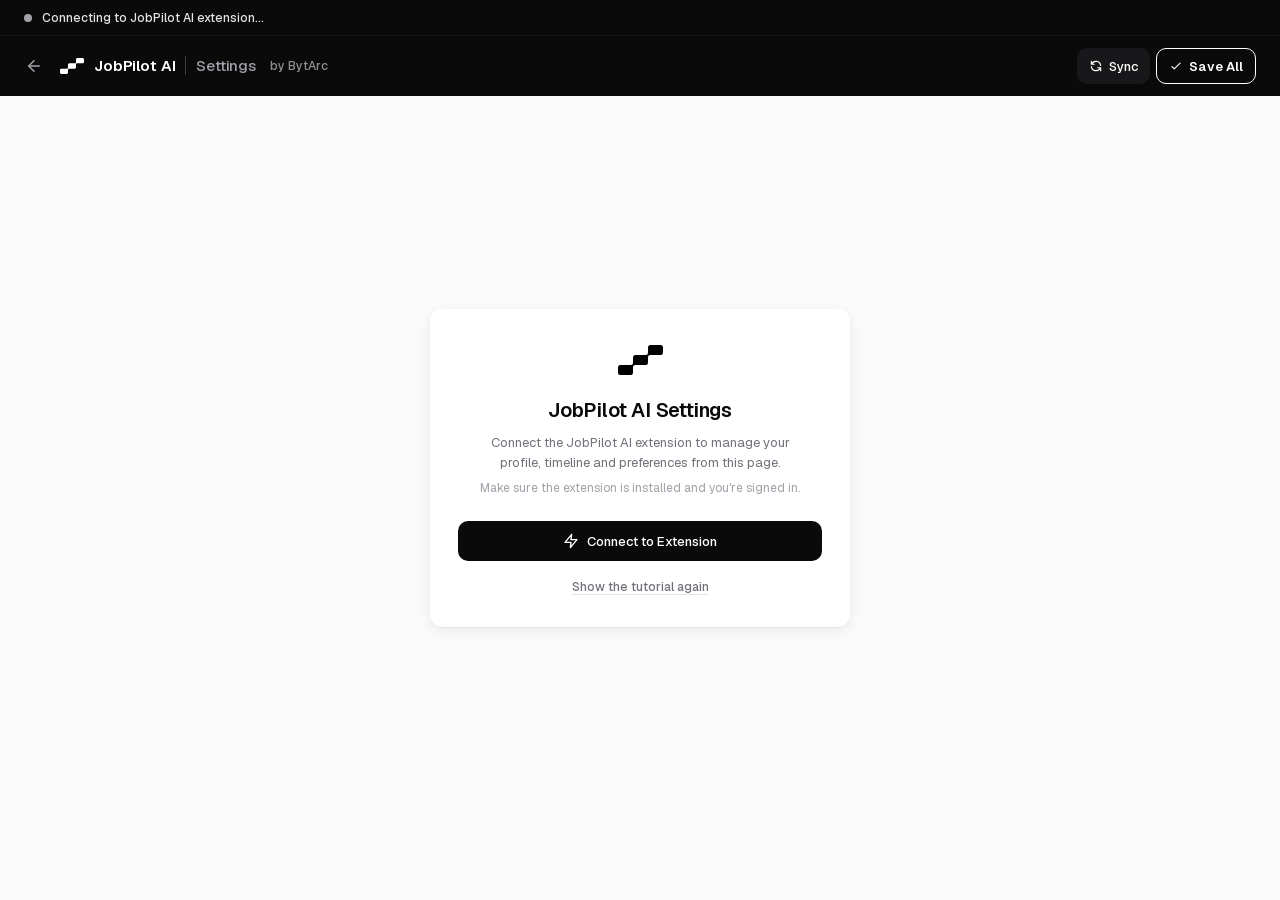
<file: settings.html>
<!doctype html>
<html lang="en">
  <head>
    <meta charset="UTF-8" />
    <meta name="viewport" content="width=device-width, initial-scale=1.0" />
    <title>JobPilot AI Settings</title>
    <meta name="theme-color" content="#0A0A0B" />
    <style>
      /* Login gate: the app stays hidden until settings.js connects to the extension and adds .authenticated */
      .app-content { display: none; }
      .app-content.authenticated { display: block; }
    </style>
    <link rel="preload" href="fonts/Geist-Variable-latin.woff2" as="font" type="font/woff2" crossorigin />
    <link rel="stylesheet" href="settings.css?v=3.2" />
    <link rel="stylesheet" href="tutorial.css?v=1" />
    <link rel="icon" href="/favicon.ico?v=3" sizes="any" />
    <link rel="icon" href="/brand/favicon.svg?v=3" type="image/svg+xml" />
    <link rel="icon" href="/brand/favicon-96.png?v=3" type="image/png" sizes="96x96" />
    <link rel="icon" href="/brand/favicon-48.png?v=3" type="image/png" sizes="48x48" />
    <link rel="apple-touch-icon" href="/brand/apple-touch-icon.png?v=3" />
    <link rel="manifest" href="/site.webmanifest?v=3" />
      <meta name="author" content="BytArc" />
</head>
  <body>
    <!-- Connection Banner (part of the black top area) -->
    <div id="connectionBanner" class="connection-banner connecting">
      <span class="connection-dot"></span>
      <span id="connectionText">Connecting to JobPilot AI extension...</span>
      <span class="connection-meta" id="connectionMeta"></span>
    </div>

    <!-- Header -->
    <header class="header">
      <div class="header-left">
        <a href="/" class="header-back" title="Back to Home" aria-label="Back to Home">
          <svg width="18" height="18" viewBox="0 0 24 24" fill="none" stroke="currentColor" stroke-width="2" stroke-linecap="round" stroke-linejoin="round"><line x1="19" y1="12" x2="5" y2="12"></line><polyline points="12 19 5 12 12 5"></polyline></svg>
        </a>
        <a href="/" class="header-brand" aria-label="JobPilot home">
          <img class="header-mark" src="brand/jobpilot-mark-white.svg" width="24" height="16" alt="" />
          <h1>JobPilot AI <span>Settings</span></h1>
        </a>
        <a class="by-bytarc" href="https://bytarc.com/" target="_blank" rel="noopener" title="BytArc, an AI studio in Lisbon">by BytArc</a>
      </div>
      <div class="header-actions">
        <button
          class="btn btn-outline btn-sm"
          id="refreshBtn"
          title="Re-sync from extension"
        >
          <svg
            width="14"
            height="14"
            fill="none"
            stroke="currentColor"
            stroke-width="2"
            viewBox="0 0 24 24"
          >
            <path
              stroke-linecap="round"
              stroke-linejoin="round"
              d="M4 4v5h.582m15.356 2A8.001 8.001 0 004.582 9m0 0H9m11 11v-5h-.581m0 0a8.003 8.003 0 01-15.357-2m15.357 2H15"
            />
          </svg>
          Sync
        </button>
        <button class="btn btn-green btn-sm" id="saveAllBtn">
          <svg
            width="14"
            height="14"
            fill="none"
            stroke="currentColor"
            stroke-width="2"
            viewBox="0 0 24 24"
          >
            <path
              stroke-linecap="round"
              stroke-linejoin="round"
              d="M5 13l4 4L19 7"
            />
          </svg>
          Save All
        </button>
      </div>
    </header>

    <!-- Login Gate -->
    <div class="login-gate" id="loginGate">
      <div class="login-gate-card">
        <img class="login-gate-mark" src="brand/jobpilot-mark.svg" width="45" height="30" alt="" />
        <h2>JobPilot AI Settings</h2>
        <p>Connect the JobPilot AI extension to manage your profile, timeline and preferences from this page.</p>
        <p class="login-gate-hint">Make sure the extension is installed and you're signed in.</p>
        <button class="login-btn" id="loginCheckBtn">
          <svg width="16" height="16" fill="none" stroke="currentColor" stroke-width="2" viewBox="0 0 24 24"><path stroke-linecap="round" stroke-linejoin="round" d="M13 2L3 14h9l-1 8 10-12h-9l1-8z"/></svg>
          Connect to Extension
        </button>
        <button type="button" class="login-gate-link" data-tutorial-open>Show the tutorial again</button>
      </div>
    </div>

    <div class="app-content" id="appContent">
      <div class="layout">
        <!-- Tabs -->
        <div class="tabs" id="tabsBar">
          <button class="tab active" data-tab="parameters">
            <svg class="tab-icon jp-ic-o" width="18" height="18" viewBox="0 0 24 24" fill="none" stroke="currentColor" stroke-width="1.6" stroke-linecap="round" stroke-linejoin="round" aria-hidden="true"><circle cx="12" cy="8.5" r="3.5"/><path d="M5 20c.6-3.4 3.4-5.5 7-5.5s6.4 2.1 7 5.5"/></svg><svg class="tab-icon jp-ic-f" width="18" height="18" viewBox="0 0 24 24" fill="none" stroke="currentColor" stroke-width="1.6" stroke-linecap="round" stroke-linejoin="round" aria-hidden="true"><circle class="jp-fill" cx="12" cy="8.5" r="3.7"/><path class="jp-fill" d="M4.6 20.2c.5-3.8 3.6-6.4 7.4-6.4s6.9 2.6 7.4 6.4z"/></svg>
            <span class="tab-label">Parameters</span>
          </button>
          <button class="tab" data-tab="ai-settings">
            <svg class="tab-icon jp-ic-o" width="18" height="18" viewBox="0 0 24 24" fill="none" stroke="currentColor" stroke-width="1.6" stroke-linecap="round" stroke-linejoin="round" aria-hidden="true"><path d="M10.2 3.6c.2-.8 1.4-.8 1.6 0l.9 3.6c.3 1.4 1.4 2.5 2.8 2.8l3.6.9c.8.2.8 1.4 0 1.6l-3.6.9c-1.4.3-2.5 1.4-2.8 2.8l-.9 3.6c-.2.8-1.4.8-1.6 0l-.9-3.6c-.3-1.4-1.4-2.5-2.8-2.8l-3.6-.9c-.8-.2-.8-1.4 0-1.6l3.6-.9c1.4-.3 2.5-1.4 2.8-2.8z"/><path d="M18.6 2.4c.1-.3.6-.3.7 0l.3 1.1c.1.4.4.7.8.8l1.1.3c.3.1.3.6 0 .7l-1.1.3c-.4.1-.7.4-.8.8l-.3 1.1c-.1.3-.6.3-.7 0l-.3-1.1c-.1-.4-.4-.7-.8-.8l-1.1-.3c-.3-.1-.3-.6 0-.7l1.1-.3c.4-.1.7-.4.8-.8z"/></svg><svg class="tab-icon jp-ic-f" width="18" height="18" viewBox="0 0 24 24" fill="none" stroke="currentColor" stroke-width="1.6" stroke-linecap="round" stroke-linejoin="round" aria-hidden="true"><path class="jp-fill" d="M10.2 3.6c.2-.8 1.4-.8 1.6 0l.9 3.6c.3 1.4 1.4 2.5 2.8 2.8l3.6.9c.8.2.8 1.4 0 1.6l-3.6.9c-1.4.3-2.5 1.4-2.8 2.8l-.9 3.6c-.2.8-1.4.8-1.6 0l-.9-3.6c-.3-1.4-1.4-2.5-2.8-2.8l-3.6-.9c-.8-.2-.8-1.4 0-1.6l3.6-.9c1.4-.3 2.5-1.4 2.8-2.8z"/><path class="jp-fill" d="M18.6 2.4c.1-.3.6-.3.7 0l.3 1.1c.1.4.4.7.8.8l1.1.3c.3.1.3.6 0 .7l-1.1.3c-.4.1-.7.4-.8.8l-.3 1.1c-.1.3-.6.3-.7 0l-.3-1.1c-.1-.4-.4-.7-.8-.8l-1.1-.3c-.3-.1-.3-.6 0-.7l1.1-.3c.4-.1.7-.4.8-.8z"/></svg>
            <span class="tab-label">AI Providers</span>
          </button>
          <button class="tab" data-tab="assistant">
            <svg class="tab-icon jp-ic-o" width="18" height="18" viewBox="0 0 24 24" fill="none" stroke="currentColor" stroke-width="1.6" stroke-linecap="round" stroke-linejoin="round" aria-hidden="true"><path d="M6 4.5h12A2.5 2.5 0 0 1 20.5 7v7.5A2.5 2.5 0 0 1 18 17h-6.2L8 20.2V17H6a2.5 2.5 0 0 1-2.5-2.5V7A2.5 2.5 0 0 1 6 4.5z"/></svg><svg class="tab-icon jp-ic-f" width="18" height="18" viewBox="0 0 24 24" fill="none" stroke="currentColor" stroke-width="1.6" stroke-linecap="round" stroke-linejoin="round" aria-hidden="true"><path class="jp-fill" d="M6 4.5h12A2.5 2.5 0 0 1 20.5 7v7.5A2.5 2.5 0 0 1 18 17h-6.2L8 20.2V17H6a2.5 2.5 0 0 1-2.5-2.5V7A2.5 2.5 0 0 1 6 4.5z"/></svg>
            <span class="tab-label">Pilot</span>
          </button>
          <button class="tab" data-tab="docs">
            <svg class="tab-icon jp-ic-o" width="18" height="18" viewBox="0 0 24 24" fill="none" stroke="currentColor" stroke-width="1.6" stroke-linecap="round" stroke-linejoin="round" aria-hidden="true"><path d="M7 3.5h6l5.5 5.5v10a1.5 1.5 0 0 1-1.5 1.5H7A1.5 1.5 0 0 1 5.5 19V5A1.5 1.5 0 0 1 7 3.5z"/><path d="M13 3.5V8a1 1 0 0 0 1 1h4.5"/></svg><svg class="tab-icon jp-ic-f" width="18" height="18" viewBox="0 0 24 24" fill="none" stroke="currentColor" stroke-width="1.6" stroke-linecap="round" stroke-linejoin="round" aria-hidden="true"><path class="jp-fill" d="M7 3.5h6l5.5 5.5v10a1.5 1.5 0 0 1-1.5 1.5H7A1.5 1.5 0 0 1 5.5 19V5A1.5 1.5 0 0 1 7 3.5z"/><path class="jp-cut" d="M13 3.8V8a1 1 0 0 0 1 1h4.2"/></svg>
            <span class="tab-label">Docs</span>
          </button>
          <button class="tab" data-tab="jobs4u">
            <svg class="tab-icon jp-ic-o" width="18" height="18" viewBox="0 0 24 24" fill="none" stroke="currentColor" stroke-width="1.6" stroke-linecap="round" stroke-linejoin="round" aria-hidden="true"><rect x="3.5" y="7.5" width="17" height="12.5" rx="2.5"/><path d="M9 7.5V6a2 2 0 0 1 2-2h2a2 2 0 0 1 2 2v1.5"/></svg><svg class="tab-icon jp-ic-f" width="18" height="18" viewBox="0 0 24 24" fill="none" stroke="currentColor" stroke-width="1.6" stroke-linecap="round" stroke-linejoin="round" aria-hidden="true"><rect class="jp-fill" x="3.5" y="7.5" width="17" height="12.5" rx="2.5"/><path d="M9 7.5V6a2 2 0 0 1 2-2h2a2 2 0 0 1 2 2v1.5"/><path class="jp-cut" d="M3.5 12.5h17"/></svg>
            <span class="tab-label">Jobs4U</span>
          </button>
          <button class="tab" data-tab="timeline">
            <svg class="tab-icon jp-ic-o" width="18" height="18" viewBox="0 0 24 24" fill="none" stroke="currentColor" stroke-width="1.6" stroke-linecap="round" stroke-linejoin="round" aria-hidden="true"><circle cx="12" cy="12" r="8.5"/><path d="M12 7.5V12l3 2"/></svg><svg class="tab-icon jp-ic-f" width="18" height="18" viewBox="0 0 24 24" fill="none" stroke="currentColor" stroke-width="1.6" stroke-linecap="round" stroke-linejoin="round" aria-hidden="true"><circle class="jp-fill" cx="12" cy="12" r="9"/><path class="jp-cut" d="M12 7.5V12l3 2"/></svg>
            <span class="tab-label">Timeline</span>
          </button>
          <button class="tab" data-tab="tracker">
            <svg class="tab-icon jp-ic-o" width="18" height="18" viewBox="0 0 24 24" fill="none" stroke="currentColor" stroke-width="1.6" stroke-linecap="round" stroke-linejoin="round" aria-hidden="true"><rect x="4" y="4" width="16" height="16" rx="4"/><path d="M8.5 12.3l2.3 2.3 4.7-5"/></svg><svg class="tab-icon jp-ic-f" width="18" height="18" viewBox="0 0 24 24" fill="none" stroke="currentColor" stroke-width="1.6" stroke-linecap="round" stroke-linejoin="round" aria-hidden="true"><rect class="jp-fill" x="4" y="4" width="16" height="16" rx="4"/><path class="jp-cut" d="M8.5 12.3l2.3 2.3 4.7-5"/></svg>
            <span class="tab-label">Tracker</span>
          </button>
          <button class="tab" data-tab="learned">
            <svg class="tab-icon jp-ic-o" width="18" height="18" viewBox="0 0 24 24" fill="none" stroke="currentColor" stroke-width="1.6" stroke-linecap="round" stroke-linejoin="round" aria-hidden="true"><path d="M12 3.5a5.8 5.8 0 0 0-3.4 10.5c.6.5 1 1.2 1 2V17h4.8v-1c0-.8.4-1.5 1-2A5.8 5.8 0 0 0 12 3.5z"/><path d="M9.8 20.5h4.4"/></svg><svg class="tab-icon jp-ic-f" width="18" height="18" viewBox="0 0 24 24" fill="none" stroke="currentColor" stroke-width="1.6" stroke-linecap="round" stroke-linejoin="round" aria-hidden="true"><path class="jp-fill" d="M12 3.3a6 6 0 0 0-3.5 10.9c.6.5 1 1.1 1 1.9v1.1h5v-1.1c0-.8.4-1.4 1-1.9A6 6 0 0 0 12 3.3z"/><path d="M9.8 20.5h4.4"/></svg>
            <span class="tab-label">Learned</span>
          </button>
          <button class="tab" data-tab="settings">
            <svg class="tab-icon jp-ic-o" width="18" height="18" viewBox="0 0 24 24" fill="none" stroke="currentColor" stroke-width="1.6" stroke-linecap="round" stroke-linejoin="round" aria-hidden="true"><path d="M4 8h8.5M17.5 8H20M4 16h2.5M11.5 16H20"/><circle cx="15" cy="8" r="2.5"/><circle cx="9" cy="16" r="2.5"/></svg><svg class="tab-icon jp-ic-f" width="18" height="18" viewBox="0 0 24 24" fill="none" stroke="currentColor" stroke-width="1.6" stroke-linecap="round" stroke-linejoin="round" aria-hidden="true"><path d="M4 8h8.5M17.5 8H20M4 16h2.5M11.5 16H20"/><circle class="jp-fill" cx="15" cy="8" r="2.8"/><circle class="jp-fill" cx="9" cy="16" r="2.8"/></svg>
            <span class="tab-label">Settings</span>
          </button>
        </div>

        <!-- ═══════════════════════════════════════════════ -->
        <!-- PARAMETERS TAB                                  -->
        <!-- ═══════════════════════════════════════════════ -->
        <div class="tab-content active" id="tab-parameters">
          <!-- Personal Info -->
          <div class="card">
            <div class="card-header" data-section="personal">
              <h3>
                <svg width="14" height="14" fill="none" stroke="currentColor" stroke-width="2" viewBox="0 0 24 24"><path stroke-linecap="round" stroke-linejoin="round" d="M16 7a4 4 0 11-8 0 4 4 0 018 0zM12 14a7 7 0 00-7 7h14a7 7 0 00-7-7z" /></svg>
                Personal Info
              </h3>
              <svg class="chevron" width="16" height="16" fill="none" stroke="currentColor" stroke-width="2" viewBox="0 0 24 24"><path stroke-linecap="round" stroke-linejoin="round" d="M19 9l-7 7-7-7" /></svg>
            </div>
            <div class="card-body">
              <div class="field-grid">
                <div class="field-group">
                  <label>First Name</label>
                  <input type="text" data-key="firstName" placeholder="e.g. John" />
                </div>
                <div class="field-group">
                  <label>Last Name</label>
                  <input type="text" data-key="lastName" placeholder="e.g. Doe" />
                </div>
                <div class="field-group">
                  <label>Email</label>
                  <input type="email" data-key="email" placeholder="e.g. john@example.com" />
                </div>
                <div class="field-group">
                  <label>Phone</label>
                  <input type="tel" data-key="phone" placeholder="e.g. +1 555 123 4567" />
                </div>
                <div class="field-group">
                  <label>City</label>
                  <input type="text" data-key="city" placeholder="e.g. New York" />
                </div>
                <div class="field-group">
                  <label>Country</label>
                  <input type="text" data-key="country" placeholder="e.g. United States" />
                </div>
              </div>
            </div>
          </div>

          <!-- Experience -->
          <div class="card">
            <div class="card-header" data-section="experience">
              <h3>
                <svg width="14" height="14" fill="none" stroke="currentColor" stroke-width="2" viewBox="0 0 24 24"><path stroke-linecap="round" stroke-linejoin="round" d="M21 13.255A23.931 23.931 0 0112 15c-3.183 0-6.22-.62-9-1.745M16 6V4a2 2 0 00-2-2h-4a2 2 0 00-2 2v2m4 6h.01M5 20h14a2 2 0 002-2V8a2 2 0 00-2-2H5a2 2 0 00-2 2v10a2 2 0 002 2z" /></svg>
                Experience
              </h3>
              <svg class="chevron" width="16" height="16" fill="none" stroke="currentColor" stroke-width="2" viewBox="0 0 24 24"><path stroke-linecap="round" stroke-linejoin="round" d="M19 9l-7 7-7-7" /></svg>
            </div>
            <div class="card-body">
              <div class="field-grid">
                <div class="field-group">
                  <label>Current Company</label>
                  <input type="text" data-key="currentCompany" placeholder="e.g. Acme Corp" />
                </div>
                <div class="field-group">
                  <label>Current Title</label>
                  <input type="text" data-key="currentTitle" placeholder="e.g. Software Engineer" />
                </div>
                <div class="field-group">
                  <label>Years of Experience</label>
                  <input type="text" data-key="yearsExperience" placeholder="e.g. 5" />
                </div>
                <div class="field-group">
                  <label>Work Authorization</label>
                  <input type="text" data-key="workAuth" placeholder="e.g. Authorized to work" />
                </div>
                <div class="field-group">
                  <label>Sponsorship Needed</label>
                  <input type="text" data-key="sponsorship" placeholder="e.g. No" />
                </div>
                <div class="field-group">
                  <label>Countries Authorized</label>
                  <input type="text" data-key="workCountries" placeholder="e.g. US, UK, EU" />
                </div>
              </div>
            </div>
          </div>

          <!-- Education -->
          <div class="card">
            <div class="card-header" data-section="education">
              <h3>
                <svg width="14" height="14" fill="none" stroke="currentColor" stroke-width="2" viewBox="0 0 24 24"><path stroke-linecap="round" stroke-linejoin="round" d="M12 14l9-5-9-5-9 5 9 5z" /><path stroke-linecap="round" stroke-linejoin="round" d="M12 14l6.16-3.422a12.083 12.083 0 01.665 6.479A11.952 11.952 0 0012 20.055a11.952 11.952 0 00-6.824-2.998 12.078 12.078 0 01.665-6.479L12 14z" /></svg>
                Education
              </h3>
              <svg class="chevron" width="16" height="16" fill="none" stroke="currentColor" stroke-width="2" viewBox="0 0 24 24"><path stroke-linecap="round" stroke-linejoin="round" d="M19 9l-7 7-7-7" /></svg>
            </div>
            <div class="card-body">
              <div class="field-grid">
                <div class="field-group">
                  <label>University</label>
                  <input type="text" data-key="university" placeholder="e.g. MIT" />
                </div>
                <div class="field-group">
                  <label>Degree</label>
                  <input type="text" data-key="degree" placeholder="e.g. BSc Computer Science" />
                </div>
                <div class="field-group">
                  <label>Graduation Year</label>
                  <input type="text" data-key="gradYear" placeholder="e.g. 2023" />
                </div>
              </div>
            </div>
          </div>

          <!-- Links -->
          <div class="card">
            <div class="card-header" data-section="links">
              <h3>
                <svg width="14" height="14" fill="none" stroke="currentColor" stroke-width="2" viewBox="0 0 24 24"><path stroke-linecap="round" stroke-linejoin="round" d="M13.828 10.172a4 4 0 00-5.656 0l-4 4a4 4 0 105.656 5.656l1.102-1.101m-.758-4.899a4 4 0 005.656 0l4-4a4 4 0 00-5.656-5.656l-1.1 1.1" /></svg>
                Links
              </h3>
              <svg class="chevron" width="16" height="16" fill="none" stroke="currentColor" stroke-width="2" viewBox="0 0 24 24"><path stroke-linecap="round" stroke-linejoin="round" d="M19 9l-7 7-7-7" /></svg>
            </div>
            <div class="card-body">
              <div class="field-grid">
                <div class="field-group">
                  <label>LinkedIn</label>
                  <input type="url" data-key="linkedin" placeholder="e.g. https://linkedin.com/in/..." />
                </div>
                <div class="field-group">
                  <label>Website</label>
                  <input type="url" data-key="website" placeholder="e.g. https://yoursite.com" />
                </div>
                <div class="field-group">
                  <label>GitHub</label>
                  <input type="url" data-key="github" placeholder="e.g. https://github.com/..." />
                </div>
                <div class="field-group">
                  <label>Twitter / X</label>
                  <input type="url" data-key="twitter" placeholder="e.g. https://x.com/..." />
                </div>
              </div>
            </div>
          </div>

          <!-- Other -->
          <div class="card">
            <div class="card-header" data-section="other">
              <h3>
                <svg width="14" height="14" fill="none" stroke="currentColor" stroke-width="2" viewBox="0 0 24 24"><path stroke-linecap="round" stroke-linejoin="round" d="M5 12h.01M12 12h.01M19 12h.01M6 12a1 1 0 11-2 0 1 1 0 012 0zm7 0a1 1 0 11-2 0 1 1 0 012 0zm7 0a1 1 0 11-2 0 1 1 0 012 0z" /></svg>
                Other
              </h3>
              <svg class="chevron" width="16" height="16" fill="none" stroke="currentColor" stroke-width="2" viewBox="0 0 24 24"><path stroke-linecap="round" stroke-linejoin="round" d="M19 9l-7 7-7-7" /></svg>
            </div>
            <div class="card-body">
              <div class="field-grid">
                <div class="field-group">
                  <label>How Did You Hear About Us</label>
                  <input type="text" data-key="heardAbout" placeholder="e.g. LinkedIn" />
                </div>
                <div class="field-group">
                  <label>Salary Expectations</label>
                  <input type="text" data-key="salary" placeholder="e.g. $100,000 - $120,000" />
                </div>
                <div class="field-group">
                  <label>Earliest Start Date</label>
                  <input type="text" data-key="startDate" placeholder="e.g. Immediately" />
                </div>
              </div>
            </div>
          </div>

          <!-- Custom Parameters -->
          <div class="card">
            <div class="card-header" data-section="custom">
              <h3>
                <svg width="14" height="14" fill="none" stroke="currentColor" stroke-width="2" viewBox="0 0 24 24"><path stroke-linecap="round" stroke-linejoin="round" d="M12 6v6m0 0v6m0-6h6m-6 0H6" /></svg>
                Custom Parameters
              </h3>
              <svg class="chevron" width="16" height="16" fill="none" stroke="currentColor" stroke-width="2" viewBox="0 0 24 24"><path stroke-linecap="round" stroke-linejoin="round" d="M19 9l-7 7-7-7" /></svg>
            </div>
            <div class="card-body">
              <div id="customParamsList" class="field-grid"></div>
              <div class="card-foot">
                <button class="btn btn-outline btn-sm" id="addCustomParamBtn">
                  <svg width="12" height="12" fill="none" stroke="currentColor" stroke-width="2" viewBox="0 0 24 24"><path stroke-linecap="round" stroke-linejoin="round" d="M12 6v12m6-6H6" /></svg>
                  Add Parameter
                </button>
              </div>
            </div>
          </div>
        </div>

        <!-- ═══════════════════════════════════════════════ -->
        <!-- AI PROVIDERS TAB                                -->
        <!-- ═══════════════════════════════════════════════ -->
        <div class="tab-content" id="tab-ai-settings">
          <div class="card">
            <div class="card-header">
              <h3>
                <svg width="14" height="14" fill="none" stroke="currentColor" stroke-width="2" viewBox="0 0 24 24"><path stroke-linecap="round" stroke-linejoin="round" d="M13 10V3L4 14h7v7l9-11h-7z" /></svg>
                AI Provider API Keys
              </h3>
            </div>
            <div class="card-body">
              <p class="card-note">
                Your AI keys stay inside the JobPilot extension and never leave your browser, so they can't be viewed or changed from this page.
                To add or change one, open JobPilot from the Chrome toolbar and go to the Pilot tab. Google Gemini has a free tier.
              </p>
              <p class="card-note" id="ai-key-status" aria-live="polite">Checking your AI key...</p>
              <div class="field-grid single">
                <div class="field-group">
                  <label>Preferred Provider</label>
                  <select data-key="preferredAiProvider">
                    <option value="">Auto (use any available)</option>
                    <option value="openai">OpenAI</option>
                    <option value="anthropic">Anthropic</option>
                    <option value="google">Google Gemini</option>
                  </select>
                </div>
              </div>
            </div>
          </div>

          <!-- CV / Context -->
          <div class="card">
            <div class="card-header" data-section="cv-context">
              <h3>
                <svg width="14" height="14" fill="none" stroke="currentColor" stroke-width="2" viewBox="0 0 24 24"><path stroke-linecap="round" stroke-linejoin="round" d="M9 12h6m-6 4h6m2 5H7a2 2 0 01-2-2V5a2 2 0 012-2h5.586a1 1 0 01.707.293l5.414 5.414a1 1 0 01.293.707V19a2 2 0 01-2 2z" /></svg>
                CV / Context
              </h3>
              <svg class="chevron" width="16" height="16" fill="none" stroke="currentColor" stroke-width="2" viewBox="0 0 24 24"><path stroke-linecap="round" stroke-linejoin="round" d="M19 9l-7 7-7-7" /></svg>
            </div>
            <div class="card-body">
              <div class="field-grid single">
                <div class="field-group">
                  <label>CV / Resume Text <small>Paste your CV here. The AI features use it.</small></label>
                  <textarea data-key="cvContent" rows="8" placeholder="Paste your CV/resume text here..."></textarea>
                </div>
                <div class="field-group">
                  <label>Additional Context <small>Anything else the AI should know about you.</small></label>
                  <textarea data-key="userContext" rows="4" placeholder="E.g., career goals, preferences, strengths..."></textarea>
                </div>
              </div>
            </div>
          </div>
        </div>

        <!-- ═══════════════════════════════════════════════ -->
        <!-- ASSISTANT TAB                                    -->
        <!-- ═══════════════════════════════════════════════ -->
        <div class="tab-content" id="tab-assistant">
          <div class="card card-flat">
            <div class="card-header">
              <h3>
                <svg width="14" height="14" fill="none" stroke="currentColor" stroke-width="2" viewBox="0 0 24 24"><path stroke-linecap="round" stroke-linejoin="round" d="M8 12h.01M12 12h.01M16 12h.01M21 12c0 4.418-4.03 8-9 8a9.863 9.863 0 01-4.255-.949L3 20l1.395-3.72C3.512 15.042 3 13.574 3 12c0-4.418 4.03-8 9-8s9 3.582 9 8z"/></svg>
                Pilot
              </h3>
            </div>
            <div class="card-body">
              <p class="card-note">
                Your AI guide. Ask questions, attach your CV or get setup help.
                Real answers, from the AI provider you configured.
              </p>
              <!-- Chat messages -->
              <div id="assistantChatMessages" class="chat-log">
                <div class="chat-msg">
                  Hi, I'm Pilot. Ask me anything about the extension
                  or your job search, or attach a document with the paperclip
                  button.
                </div>
              </div>
              <!-- Input area -->
              <div class="chat-input-row">
                <label for="assistantFileInput" class="chat-attach" title="Attach a file (PDF/DOCX/TXT)">
                  <svg width="16" height="16" fill="none" stroke="currentColor" stroke-width="2" viewBox="0 0 24 24"><path stroke-linecap="round" stroke-linejoin="round" d="M15.172 7l-6.586 6.586a2 2 0 102.828 2.828l6.414-6.586a4 4 0 00-5.656-5.656l-6.415 6.585a6 6 0 108.486 8.486L20.5 13"/></svg>
                  <span class="sr-only">Attach a file</span>
                </label>
                <input type="file" id="assistantFileInput" accept=".pdf,.docx,.doc,.txt,.rtf" style="display: none" />
                <textarea id="assistantChatInput" class="chat-input" placeholder="Ask anything, attach a CV, get help..." rows="1"></textarea>
                <button id="assistantChatSend" class="btn btn-sm chat-send" aria-label="Send">
                  <svg width="16" height="16" viewBox="0 0 24 24" fill="none" stroke="currentColor" stroke-width="2" stroke-linecap="round" stroke-linejoin="round"><path d="M22 2 11 13" /><path d="M22 2 15 22l-4-9-9-4 20-7z" /></svg>
                </button>
              </div>
              <!-- Quick Actions -->
              <div class="quick-actions">
                <div class="quick-actions-label">Quick Actions</div>
                <button class="assistant-quick-action btn btn-outline btn-sm" data-action="how-to-use">How do I use this?</button>
                <button class="assistant-quick-action btn btn-outline btn-sm" data-action="setup-ai">Set up AI</button>
                <button class="assistant-quick-action btn btn-outline btn-sm" data-action="cover-letter-tips">Cover letter tips</button>
                <button class="assistant-quick-action btn btn-outline btn-sm" data-action="whats-new">What's new?</button>
              </div>
            </div>
          </div>
          <!-- Pending Items -->
          <div class="card card-alert" id="assistantPendingCard" style="display: none;">
            <div class="card-header">
              <h3>
                <svg width="14" height="14" fill="none" stroke="currentColor" stroke-width="2" viewBox="0 0 24 24"><path stroke-linecap="round" stroke-linejoin="round" d="M12 8v4m0 4h.01M21 12a9 9 0 11-18 0 9 9 0 0118 0z"/></svg>
                Needs Your Attention
              </h3>
            </div>
            <div class="card-body">
              <div id="assistantPendingList" class="pending-list"></div>
            </div>
          </div>
        </div>

        <!-- ═══════════════════════════════════════════════ -->
        <!-- DOCS TAB                                        -->
        <!-- ═══════════════════════════════════════════════ -->
        <div class="tab-content" id="tab-docs">
          <!-- CVs -->
          <div class="card card-flat">
            <div class="card-header">
              <h3>
                <svg width="14" height="14" fill="none" stroke="currentColor" stroke-width="2" viewBox="0 0 24 24"><path stroke-linecap="round" stroke-linejoin="round" d="M9 12h6m-6 4h6m2 5H7a2 2 0 01-2-2V5a2 2 0 012-2h5.586a1 1 0 01.707.293l5.414 5.414a1 1 0 01.293.707V19a2 2 0 01-2 2z"/></svg>
                Your CVs
              </h3>
              <button class="btn btn-outline btn-sm" id="settingsAddCvBtn">+ Add CV</button>
            </div>
            <div class="card-body">
              <p class="card-note">Add CVs here. The extension suggests which to use based on job title.</p>
              <div id="settingsCvList" class="doc-list"></div>
              <div id="settingsCvEmpty" class="empty-state">
                <svg width="32" height="32" fill="none" stroke="currentColor" stroke-width="1.5" viewBox="0 0 24 24"><path stroke-linecap="round" stroke-linejoin="round" d="M19.5 14.25v-2.625a3.375 3.375 0 00-3.375-3.375h-1.5A1.125 1.125 0 0113.5 7.125v-1.5a3.375 3.375 0 00-3.375-3.375H8.25m2.25 0H5.625c-.621 0-1.125.504-1.125 1.125v17.25c0 .621.504 1.125 1.125 1.125h12.75c.621 0 1.125-.504 1.125-1.125V11.25a9 9 0 00-9-9z"/></svg>
                <p>No CVs added yet</p>
              </div>
              <input type="file" id="settingsCvFileInput" accept=".pdf,.doc,.docx" style="display: none" />
            </div>
          </div>
          <!-- Cover Letters -->
          <div class="card card-flat">
            <div class="card-header">
              <h3>
                <svg width="14" height="14" fill="none" stroke="currentColor" stroke-width="2" viewBox="0 0 24 24"><path stroke-linecap="round" stroke-linejoin="round" d="M21.75 6.75v10.5a2.25 2.25 0 01-2.25 2.25h-15a2.25 2.25 0 01-2.25-2.25V6.75m19.5 0A2.25 2.25 0 0019.5 4.5h-15a2.25 2.25 0 00-2.25 2.25m19.5 0v.243a2.25 2.25 0 01-1.07 1.916l-7.5 4.615a2.25 2.25 0 01-2.36 0L3.32 8.91a2.25 2.25 0 01-1.07-1.916V6.75"/></svg>
                Cover Letters
              </h3>
              <button class="btn btn-outline btn-sm" id="settingsAddClBtn">+ Add</button>
            </div>
            <div class="card-body">
              <div id="settingsClList" class="doc-list"></div>
              <div id="settingsClEmpty" class="empty-state">
                <svg width="32" height="32" fill="none" stroke="currentColor" stroke-width="1.5" viewBox="0 0 24 24"><path stroke-linecap="round" stroke-linejoin="round" d="M21.75 6.75v10.5a2.25 2.25 0 01-2.25 2.25h-15a2.25 2.25 0 01-2.25-2.25V6.75m19.5 0A2.25 2.25 0 0019.5 4.5h-15a2.25 2.25 0 00-2.25 2.25m19.5 0v.243a2.25 2.25 0 01-1.07 1.916l-7.5 4.615a2.25 2.25 0 01-2.36 0L3.32 8.91a2.25 2.25 0 01-1.07-1.916V6.75"/></svg>
                <p>No cover letters yet</p>
              </div>
              <input type="file" id="settingsClFileInput" accept=".pdf,.doc,.docx,.txt" style="display: none" />
            </div>
          </div>
          <!-- Context Docs -->
          <div class="card card-flat">
            <div class="card-header">
              <h3>
                <svg width="14" height="14" fill="none" stroke="currentColor" stroke-width="2" viewBox="0 0 24 24"><path stroke-linecap="round" stroke-linejoin="round" d="M12 6.042A8.967 8.967 0 006 3.75c-1.052 0-2.062.18-3 .512v14.25A8.987 8.987 0 016 18c2.305 0 4.408.867 6 2.292m0-14.25a8.966 8.966 0 016-2.292c1.052 0 2.062.18 3 .512v14.25A8.987 8.987 0 0018 18a8.967 8.967 0 00-6 2.292m0-14.25v14.25"/></svg>
                Context Documents
              </h3>
              <button class="btn btn-outline btn-sm" id="settingsAddCtxDocBtn">+ Add</button>
            </div>
            <div class="card-body">
              <p class="card-note">Add docs about your goals, career story and motivations. Anything the AI should know when it writes cover letters and answers questions.</p>
              <div id="settingsCtxDocList" class="doc-list"></div>
              <div id="settingsCtxDocEmpty" class="empty-state">
                <svg width="32" height="32" fill="none" stroke="currentColor" stroke-width="1.5" viewBox="0 0 24 24"><path stroke-linecap="round" stroke-linejoin="round" d="M12 6.042A8.967 8.967 0 006 3.75c-1.052 0-2.062.18-3 .512v14.25A8.987 8.987 0 016 18c2.305 0 4.408.867 6 2.292m0-14.25a8.966 8.966 0 016-2.292c1.052 0 2.062.18 3 .512v14.25A8.987 8.987 0 0018 18a8.967 8.967 0 00-6 2.292m0-14.25v14.25"/></svg>
                <p>No context documents yet</p>
              </div>
              <input type="file" id="settingsCtxDocFileInput" accept=".pdf,.doc,.docx,.txt" style="display: none" />
              <div class="ctx-compose">
                <textarea id="settingsCtxDocText" rows="4" placeholder="Or type/paste your goals, life story, motivations here..."></textarea>
                <button class="btn btn-outline btn-sm btn-wide" id="settingsSaveCtxDocTextBtn">
                  <svg width="12" height="12" fill="none" stroke="currentColor" stroke-width="2" viewBox="0 0 24 24"><path stroke-linecap="round" stroke-linejoin="round" d="M5 13l4 4L19 7"/></svg>
                  Save as Context Doc
                </button>
              </div>
            </div>
          </div>
        </div>

        <!-- ═══════════════════════════════════════════════ -->
        <!-- JOBS4U TAB                                      -->
        <!-- ═══════════════════════════════════════════════ -->
        <div class="tab-content" id="tab-jobs4u">
          <div class="card card-flat">
            <div class="card-header">
              <h3>
                <svg width="14" height="14" fill="none" stroke="currentColor" stroke-width="2" viewBox="0 0 24 24"><path stroke-linecap="round" stroke-linejoin="round" d="M21 13.255A23.931 23.931 0 0112 15c-3.183 0-6.22-.62-9-1.745M16 6V4a2 2 0 00-2-2h-4a2 2 0 00-2 2v2m4 6h.01M5 20h14a2 2 0 002-2V8a2 2 0 00-2-2H5a2 2 0 00-2 2v10a2 2 0 002 2z"/></svg>
                AI Job Curator
              </h3>
              <div class="card-actions">
                <button class="btn btn-outline btn-sm" id="settingsJobs4uFiltersBtn">Filters</button>
                <button class="btn btn-green btn-sm" id="settingsJobs4uCalibrateBtn">
                  <svg width="12" height="12" fill="none" stroke="currentColor" stroke-width="2" viewBox="0 0 24 24"><path stroke-linecap="round" stroke-linejoin="round" d="M9.75 17L9 20l-1 1h8l-1-1-.75-3M3 13h18M5 17h14a2 2 0 002-2V5a2 2 0 00-2-2H5a2 2 0 00-2 2v10a2 2 0 002 2z"/></svg>
                  Set Up with AI
                </button>
              </div>
            </div>
            <div class="card-body">
              <p class="card-note">Jobs pulled from Greenhouse, Lever, Workday and dedicated APIs for top companies. Curated to match your profile and preferences.</p>
              <!-- Controls row -->
              <div class="j4u-controls">
                <div class="search-field">
                  <svg width="14" height="14" fill="none" stroke="currentColor" stroke-width="2" viewBox="0 0 24 24"><path stroke-linecap="round" stroke-linejoin="round" d="M21 21l-6-6m2-5a7 7 0 11-14 0 7 7 0 0114 0z"/></svg>
                  <input type="text" id="settingsJobs4uSearch" placeholder="Search results..." />
                </div>
                <select id="settingsJobs4uFrequency" data-key="jobs4uFrequency" aria-label="Update frequency">
                  <option value="1">Every min</option>
                  <option value="60" selected>Hourly</option>
                  <option value="1440">Daily</option>
                  <option value="10080">Weekly</option>
                </select>
                <button class="btn btn-outline btn-sm" id="settingsJobs4uRefreshBtn">
                  <svg width="12" height="12" fill="none" stroke="currentColor" stroke-width="2" viewBox="0 0 24 24"><path stroke-linecap="round" stroke-linejoin="round" d="M4 4v5h.582m15.356 2A8.001 8.001 0 004.582 9m0 0H9m11 11v-5h-.581m0 0a8.003 8.003 0 01-15.357-2m15.357 2H15"/></svg>
                  Update
                </button>
              </div>
              <!-- Job count/status -->
              <div class="j4u-status">
                <span class="j4u-status-title">Jobs curated for you</span>
                <span class="j4u-status-right">
                  <span id="settingsJobs4uLive" class="j4u-live" style="display: none;">
                    <span class="j4u-live-dot"></span>Live
                  </span>
                  <span id="settingsJobs4uCount" class="j4u-count">0 jobs</span>
                </span>
              </div>
              <!-- Job list -->
              <div id="settingsJobs4uList" class="j4u-list">
                <div class="empty-state" id="settingsJobs4uEmpty">
                  <svg width="32" height="32" fill="none" stroke="currentColor" stroke-width="1.5" viewBox="0 0 24 24"><path stroke-linecap="round" stroke-linejoin="round" d="M21 13.255A23.931 23.931 0 0112 15c-3.183 0-6.22-.62-9-1.745M16 6V4a2 2 0 00-2-2h-4a2 2 0 00-2 2v2m4 6h.01M5 20h14a2 2 0 002-2V8a2 2 0 00-2-2H5a2 2 0 00-2 2v10a2 2 0 002 2z"/></svg>
                  <p>Set up your filters and click Update to discover jobs.</p>
                </div>
              </div>
              <div class="j4u-foot">
                <span id="settingsJobs4uLastUpdated"></span>
                Powered by Greenhouse, Lever &amp; Workday APIs
              </div>
            </div>
          </div>

          <!-- AI Calibrator Modal -->
          <div id="settingsCalibratorModal" class="modal-overlay">
            <div class="modal modal-chat">
              <div class="modal-head">
                <svg width="16" height="16" fill="none" stroke="currentColor" stroke-width="2" viewBox="0 0 24 24"><path stroke-linecap="round" stroke-linejoin="round" d="M8 12h.01M12 12h.01M16 12h.01M21 12c0 4.418-4.03 8-9 8a9.863 9.863 0 01-4.255-.949L3 20l1.395-3.72C3.512 15.042 3 13.574 3 12c0-4.418 4.03-8 9-8s9 3.582 9 8z"/></svg>
                <h3>AI Calibrator</h3>
                <button id="settingsCalibratorClose" class="modal-close" aria-label="Close">
                  <svg width="18" height="18" fill="none" stroke="currentColor" stroke-width="2" viewBox="0 0 24 24"><path stroke-linecap="round" stroke-linejoin="round" d="M6 18L18 6M6 6l12 12"/></svg>
                </button>
              </div>
              <div id="settingsCalibratorMessages" class="chat-log">
                <div class="chat-placeholder">Chat with AI to set up your job filters. The AI will analyse your profile and suggest roles, locations, and companies.</div>
              </div>
              <div class="chat-input-row">
                <input type="text" id="settingsCalibratorInput" class="chat-input" placeholder="Type a message..." />
                <button id="settingsCalibratorSend" class="btn btn-sm chat-send" aria-label="Send">
                  <svg width="16" height="16" viewBox="0 0 24 24" fill="none" stroke="currentColor" stroke-width="2" stroke-linecap="round" stroke-linejoin="round"><path d="M22 2 11 13" /><path d="M22 2 15 22l-4-9-9-4 20-7z" /></svg>
                </button>
              </div>
            </div>
          </div>

          <!-- Filters Modal: only its Close button survives in this page (no script uses it), so it stays hidden -->
          <div class="modal-actions" hidden>
            <button class="btn btn-outline btn-sm" id="settingsFiltersClose">Close</button>
          </div>
        </div>

        <!-- ═══════════════════════════════════════════════ -->
        <!-- TIMELINE TAB                                    -->
        <!-- ═══════════════════════════════════════════════ -->
        <div class="tab-content" id="tab-timeline">
          <div class="card card-flat">
            <div class="card-header">
              <h3>
                <svg width="14" height="14" fill="none" stroke="currentColor" stroke-width="2" viewBox="0 0 24 24"><path stroke-linecap="round" stroke-linejoin="round" d="M12 8v4l3 3m6-3a9 9 0 11-18 0 9 9 0 0118 0z" /></svg>
                Career Timeline
              </h3>
              <div class="card-actions">
                <button class="btn btn-outline btn-sm" id="timelineAddBtn">+ Add</button>
              </div>
            </div>
            <div class="card-body">
              <div id="timelineList"></div>
              <div id="timelineEmpty" class="empty-state">
                <svg width="32" height="32" fill="none" stroke="currentColor" stroke-width="1.5" viewBox="0 0 24 24"><path stroke-linecap="round" stroke-linejoin="round" d="M12 8v4l3 3m6-3a9 9 0 11-18 0 9 9 0 0118 0z" /></svg>
                <p>No timeline entries yet.</p>
                <p class="empty-hint">Click "+ Add" to create entries manually.</p>
              </div>
            </div>
          </div>
        </div>

        <!-- ═══════════════════════════════════════════════ -->
        <!-- TRACKER TAB                                     -->
        <!-- ═══════════════════════════════════════════════ -->
        <div class="tab-content" id="tab-tracker">
          <div class="card card-flat">
            <div class="card-header">
              <h3>
                <svg width="14" height="14" fill="none" stroke="currentColor" stroke-width="2" viewBox="0 0 24 24"><path stroke-linecap="round" stroke-linejoin="round" d="M9 5H7a2 2 0 00-2 2v12a2 2 0 002 2h10a2 2 0 002-2V7a2 2 0 00-2-2h-2M9 5a2 2 0 002 2h2a2 2 0 002-2M9 5a2 2 0 012-2h2a2 2 0 012 2" /></svg>
                Application Tracker
                <span id="trackerCount" class="card-count"></span>
              </h3>
              <button class="btn btn-outline btn-sm" id="trackerExportBtn">Export CSV</button>
            </div>
            <div class="card-body">
              <div id="trackerGrid" class="tracker-grid"></div>
              <div id="trackerEmpty" class="empty-state">
                <svg width="32" height="32" fill="none" stroke="currentColor" stroke-width="1.5" viewBox="0 0 24 24"><path stroke-linecap="round" stroke-linejoin="round" d="M9 5H7a2 2 0 00-2 2v12a2 2 0 002 2h10a2 2 0 002-2V7a2 2 0 00-2-2h-2M9 5a2 2 0 002 2h2a2 2 0 002-2M9 5a2 2 0 012-2h2a2 2 0 012 2" /></svg>
                <p>No tracked applications yet.</p>
                <p class="empty-hint">Applications tracked via the extension will appear here.</p>
              </div>
            </div>
          </div>
        </div>

        <!-- ═══════════════════════════════════════════════ -->
        <!-- LEARNED RESPONSES TAB                           -->
        <!-- ═══════════════════════════════════════════════ -->
        <div class="tab-content" id="tab-learned">
          <div class="card">
            <div class="card-header">
              <h3>
                <svg width="14" height="14" fill="none" stroke="currentColor" stroke-width="2" viewBox="0 0 24 24"><path stroke-linecap="round" stroke-linejoin="round" d="M9.663 17h4.673M12 3v1m6.364 1.636l-.707.707M21 12h-1M4 12H3m3.343-5.657l-.707-.707m2.828 9.9a5 5 0 117.072 0l-.548.547A3.374 3.374 0 0014 18.469V19a2 2 0 11-4 0v-.531c0-.895-.356-1.754-.988-2.386l-.548-.547z" /></svg>
                Learned Responses
                <span id="learnedCount" class="card-count"></span>
              </h3>
              <button class="btn btn-outline btn-sm" id="clearLearnedBtn">Clear All</button>
            </div>
            <div class="card-body">
              <p class="card-note">
                Answers the AI chatbox has learned from you. They fill fields on
                future applications.
              </p>
              <div id="learnedList"></div>
              <div id="learnedEmpty" class="empty-state">
                <p>No learned responses yet.</p>
                <p class="empty-hint">Use the AI chatbox on job applications and its answers will be saved here.</p>
              </div>
            </div>
          </div>
        </div>

        <!-- ═══════════════════════════════════════════════ -->
        <!-- SETTINGS TAB                                    -->
        <!-- ═══════════════════════════════════════════════ -->
        <div class="tab-content" id="tab-settings">
          <div class="card">
            <div class="card-header">
              <h3>
                <svg width="14" height="14" fill="none" stroke="currentColor" stroke-width="2" viewBox="0 0 24 24"><path stroke-linecap="round" stroke-linejoin="round" d="M10.325 4.317c.426-1.756 2.924-1.756 3.35 0a1.724 1.724 0 002.573 1.066c1.543-.94 3.31.826 2.37 2.37a1.724 1.724 0 001.066 2.573c1.756.426 1.756 2.924 0 3.35a1.724 1.724 0 00-1.066 2.573c.94 1.543-.826 3.31-2.37 2.37a1.724 1.724 0 00-2.573 1.066c-.426 1.756-2.924 1.756-3.35 0a1.724 1.724 0 00-2.573-1.066c-1.543.94-3.31-.826-2.37-2.37a1.724 1.724 0 00-1.066-2.573c-1.756-.426-1.756-2.924 0-3.35a1.724 1.724 0 001.066-2.573c-.94-1.543.826-3.31 2.37-2.37.996.608 2.296.07 2.573-1.066z" /><circle cx="12" cy="12" r="3" /></svg>
                Autofill Options
              </h3>
            </div>
            <div class="card-body">
              <div class="toggle-row">
                <div class="toggle-label">
                  Auto-detect application forms
                  <small>Automatically detect and highlight form fields on job pages</small>
                </div>
                <div class="toggle" data-toggle="autoDetect" id="toggleAutoDetect"></div>
              </div>
              <div class="toggle-row">
                <div class="toggle-label">
                  JobPilot on web pages
                  <small>Off: no JobPilot buttons or panel on any page</small>
                </div>
                <div class="toggle" data-toggle="showBadge" id="toggleShowBadge"></div>
              </div>
              <div class="toggle-row">
                <div class="toggle-label">
                  Panel on every page
                  <small>Off: only on job applications</small>
                </div>
                <div class="toggle" data-toggle="showPanel" id="toggleShowPanel"></div>
              </div>
              <div class="toggle-row">
                <div class="toggle-label">
                  Include AI by default
                  <small>Use AI-generated responses when filling fields automatically</small>
                </div>
                <div class="toggle" data-toggle="includeAIByDefault" id="toggleIncludeAI"></div>
              </div>
            </div>
          </div>

          <!-- Languages -->
          <div class="card card-flat">
            <div class="card-header" data-section="languages">
              <h3>
                <svg width="14" height="14" fill="none" stroke="currentColor" stroke-width="2" viewBox="0 0 24 24"><path stroke-linecap="round" stroke-linejoin="round" d="M3 5h12M9 3v2m1.048 9.5A18.022 18.022 0 016.412 9m6.088 9h7M11 21l5-10 5 10M12.751 5C11.783 10.77 8.07 15.61 3 18.129" /></svg>
                Languages
              </h3>
              <svg class="chevron" width="16" height="16" fill="none" stroke="currentColor" stroke-width="2" viewBox="0 0 24 24"><path stroke-linecap="round" stroke-linejoin="round" d="M19 9l-7 7-7-7" /></svg>
            </div>
            <div class="card-body">
              <div class="field-grid">
                <div class="field-group">
                  <label>Spoken Languages <small>(comma separated)</small></label>
                  <input type="text" id="spokenLanguagesInput" placeholder="English, Portuguese, Spanish" />
                </div>
                <div class="field-group">
                  <label>AI Response Language</label>
                  <select id="responseLanguageSelect">
                    <option value="">Same as page</option>
                    <option value="en">English</option>
                    <option value="pt">Portuguese</option>
                    <option value="es">Spanish</option>
                    <option value="fr">French</option>
                    <option value="de">German</option>
                    <option value="it">Italian</option>
                    <option value="nl">Dutch</option>
                    <option value="ja">Japanese</option>
                    <option value="zh">Chinese</option>
                  </select>
                </div>
              </div>
            </div>
          </div>


          <!-- Getting started: reopens the tutorial (tutorial.js) -->
          <div class="card card-flat">
            <div class="card-header">
              <h3>Getting started</h3>
            </div>
            <div class="card-body">
              <p class="card-note">
                How JobPilot works: add the Chrome extension, set it up, then fill
                applications with Pilot. This page syncs with it.
              </p>
              <button type="button" class="btn btn-outline btn-sm" data-tutorial-open>Show the tutorial again</button>
            </div>
          </div>

          <!-- Export / Import -->
          <div class="card card-flat">
            <div class="card-header">
              <h3>
                <svg width="14" height="14" fill="none" stroke="currentColor" stroke-width="2" viewBox="0 0 24 24"><path stroke-linecap="round" stroke-linejoin="round" d="M4 16v1a3 3 0 003 3h10a3 3 0 003-3v-1m-4-4l-4 4m0 0l-4-4m4 4V4" /></svg>
                Export / Import
              </h3>
            </div>
            <div class="card-body">
              <p class="card-note">
                Export all your settings as a JSON file, or import a file you
                exported before.
              </p>
              <div class="export-import-row">
                <button class="btn btn-outline btn-sm" id="exportBtn">
                  <svg width="12" height="12" fill="none" stroke="currentColor" stroke-width="2" viewBox="0 0 24 24"><path stroke-linecap="round" stroke-linejoin="round" d="M4 16v1a3 3 0 003 3h10a3 3 0 003-3v-1m-4-4l-4 4m0 0l-4-4m4 4V4" /></svg>
                  Export JSON
                </button>
                <button class="btn btn-outline btn-sm" id="importBtn">
                  <svg width="12" height="12" fill="none" stroke="currentColor" stroke-width="2" viewBox="0 0 24 24"><path stroke-linecap="round" stroke-linejoin="round" d="M4 16v1a3 3 0 003 3h10a3 3 0 003-3v-1m-4-8l-4-4m0 0L8 8m4-4v12" /></svg>
                  Import JSON
                </button>
                <input type="file" id="importFileInput" accept=".json" style="display: none" />
              </div>
            </div>
          </div>

          <!-- Stats -->
          <div class="stats-bar">
            <div class="stat">
              <div class="stat-value" id="statFillCount">0</div>
              <div class="stat-label">Fields Filled</div>
            </div>
            <div class="stat">
              <div class="stat-value" id="statPageCount">0</div>
              <div class="stat-label">Pages Used</div>
            </div>
          </div>
        </div>
      </div>
      <!-- .layout -->
    </div>
    <!-- #appContent -->

    <!-- Toast Container -->
    <div class="toast-container" id="toastContainer"></div>

    <!-- Autosave Indicator -->
    <div class="autosave-indicator" id="autosaveIndicator"></div>

    <!-- Add Custom Param Modal -->
    <div class="modal-overlay" id="addParamModal">
      <div class="modal">
        <h3>Add Custom Parameter</h3>
        <div class="field-group modal-field">
          <label>Field Label</label>
          <input type="text" id="newParamLabel" placeholder="e.g. Visa Status" />
        </div>
        <div class="field-group modal-field">
          <label>Section</label>
          <select id="newParamSection">
            <option value="custom">New Parameters</option>
            <option value="personal">Personal Info</option>
            <option value="experience">Experience</option>
            <option value="education">Education</option>
            <option value="links">Links</option>
            <option value="other">Other</option>
          </select>
        </div>
        <div class="modal-actions">
          <button
            class="btn btn-outline btn-sm"
            onclick="
              document
                .getElementById('addParamModal')
                .classList.remove('active')
            "
          >
            Cancel
          </button>
          <button class="btn btn-green btn-sm" id="confirmAddParam">Add</button>
        </div>
      </div>
    </div>

    <script src="settings.js?v=1.3"></script>
    <script src="tutorial.js?v=1"></script>
  </body>
</html>
</file>
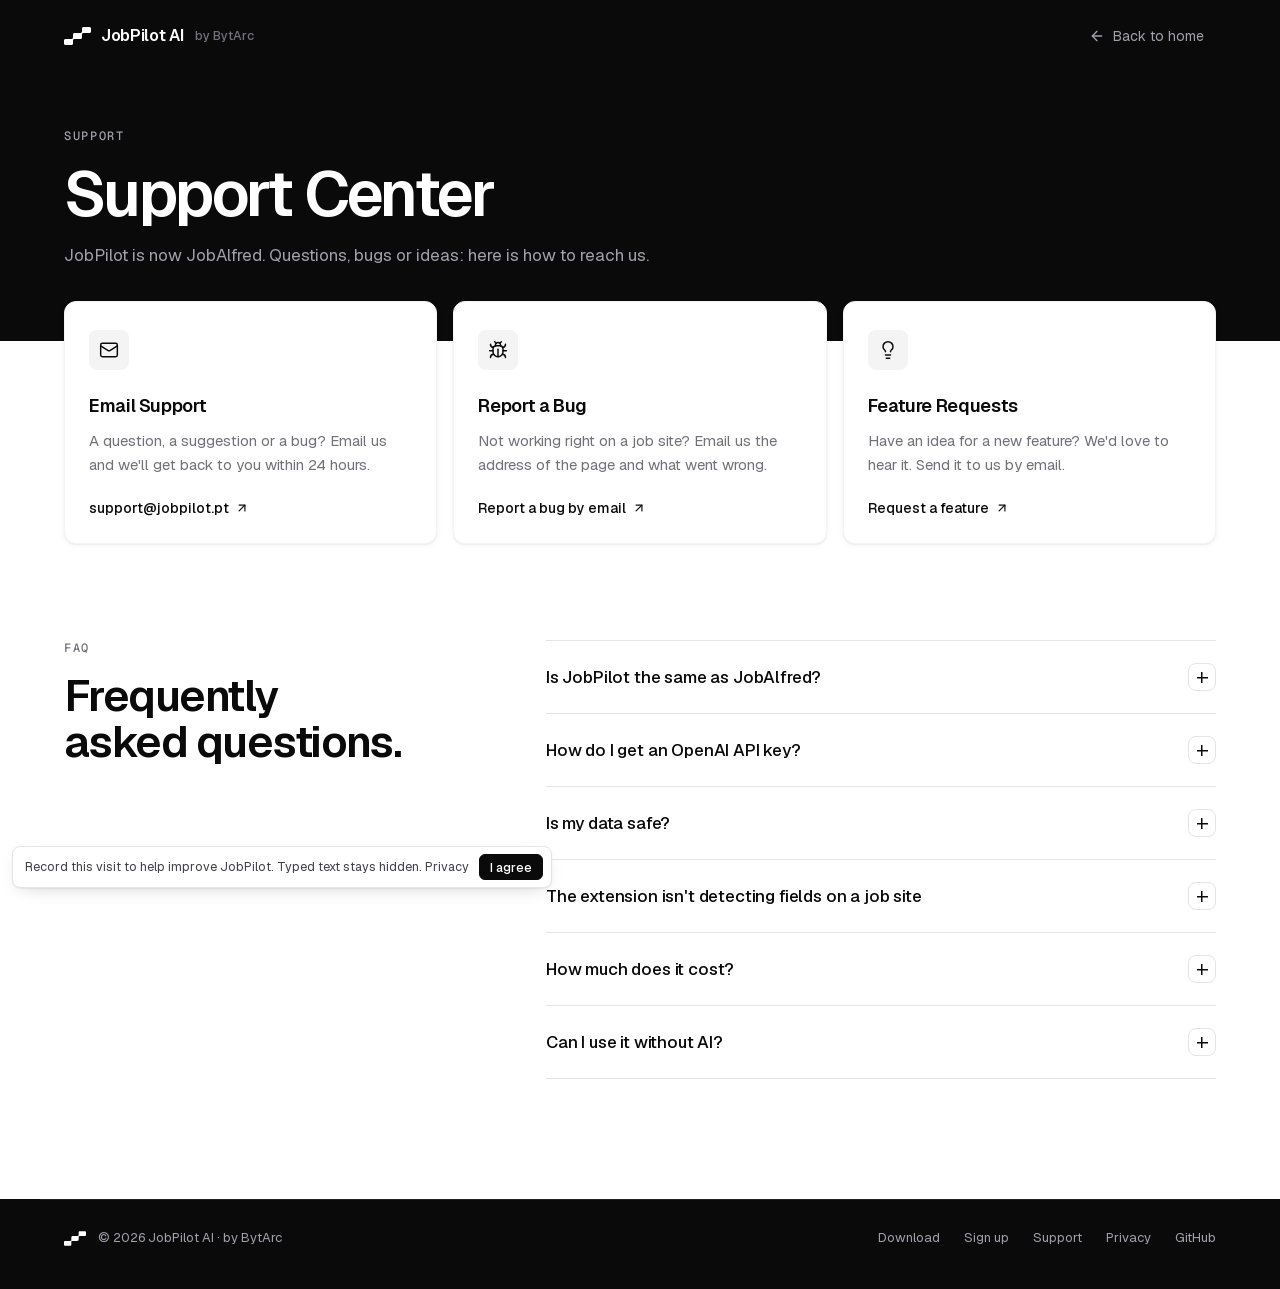
<file: support.html>
<!doctype html>
<html lang="en">
  <head>
    <meta charset="UTF-8" />
    <meta name="viewport" content="width=device-width, initial-scale=1.0" />
    <title>JobPilot AI Support</title>
    <meta name="theme-color" content="#0A0A0B" />
    <link rel="icon" href="/favicon.ico?v=3" sizes="any" />
    <link rel="icon" href="/brand/favicon.svg?v=3" type="image/svg+xml" />
    <link rel="icon" href="/brand/favicon-96.png?v=3" type="image/png" sizes="96x96" />
    <link rel="icon" href="/brand/favicon-48.png?v=3" type="image/png" sizes="48x48" />
    <link rel="apple-touch-icon" href="/brand/apple-touch-icon.png?v=3" />
    <link rel="manifest" href="/site.webmanifest?v=3" />
    <link rel="preload" href="fonts/Geist-Variable-latin.woff2" as="font" type="font/woff2" crossorigin />
    <link rel="preconnect" href="https://fonts.googleapis.com" />
    <link rel="preconnect" href="https://fonts.gstatic.com" crossorigin />
    <link rel="stylesheet" href="https://fonts.googleapis.com/css2?family=Geist+Mono:wght@400;500&display=swap" />
    <link rel="stylesheet" href="site.css?v=2" />
      <meta name="author" content="BytArc" />
</head>
  <body>
    <!-- NAV + TITLE: the black top area -->
    <div class="dark page-head">
      <header class="nav">
        <div class="wrap nav-in">
          <span class="brand-lockup"><a href="index.html" class="brand" aria-label="JobPilot AI home">
            <img src="brand/jobpilot-mark-white.svg" width="27" height="18" alt="" />
            <span>JobPilot AI</span>
          </a><a class="by-bytarc" href="https://bytarc.com/" target="_blank" rel="noopener" title="BytArc, an AI studio in Lisbon">by BytArc</a></span>
          <a href="index.html" class="nav-back">
            <svg viewBox="0 0 24 24" fill="none" stroke="currentColor" stroke-width="2" stroke-linecap="round" stroke-linejoin="round" aria-hidden="true"><path d="m12 19-7-7 7-7" /><path d="M19 12H5" /></svg>
            Back to home
          </a>
        </div>
      </header>
      <div class="wrap page-head-in">
        <p class="kicker">Support</p>
        <h1>Support Center</h1>
        <p>JobPilot is now JobAlfred. Questions, bugs or ideas: here is how to reach us.</p>
      </div>
    </div>

    <main>
      <div class="wrap">
        <div class="help-grid">
          <section class="help-card">
            <div class="ic"><svg viewBox="0 0 24 24" aria-hidden="true"><rect x="2" y="4" width="20" height="16" rx="2" /><path d="m22 7-8.97 5.7a1.94 1.94 0 0 1-2.06 0L2 7" /></svg></div>
            <h2>Email Support</h2>
            <p>
              A question, a suggestion or a bug? Email us and we'll get back to
              you within 24 hours.
            </p>
            <a class="go" href="mailto:support@jobpilot.pt">support@jobpilot.pt<svg viewBox="0 0 24 24" aria-hidden="true"><path d="M7 17 17 7" /><path d="M7 7h10v10" /></svg></a>
          </section>

          <section class="help-card">
            <div class="ic"><svg viewBox="0 0 24 24" aria-hidden="true"><path d="m8 2 1.88 1.88" /><path d="M14.12 3.88 16 2" /><path d="M9 7.13v-1a3.003 3.003 0 1 1 6 0v1" /><path d="M12 20c-3.3 0-6-2.7-6-6v-3a4 4 0 0 1 4-4h4a4 4 0 0 1 4 4v3c0 3.3-2.7 6-6 6" /><path d="M12 20v-9" /><path d="M6.53 9C4.6 8.8 3 7.1 3 5" /><path d="M6 13H2" /><path d="M3 21c0-2.1 1.7-3.9 3.8-4" /><path d="M20.97 5c0 2.1-1.6 3.8-3.5 4" /><path d="M22 13h-4" /><path d="M17.2 17c2.1.1 3.8 1.9 3.8 4" /></svg></div>
            <h2>Report a Bug</h2>
            <p>
              Not working right on a job site? Email us the address of the page
              and what went wrong.
            </p>
            <a class="go" href="mailto:support@jobpilot.pt?subject=Bug%20report">Report a bug by email<svg viewBox="0 0 24 24" aria-hidden="true"><path d="M7 17 17 7" /><path d="M7 7h10v10" /></svg></a>
          </section>

          <section class="help-card">
            <div class="ic"><svg viewBox="0 0 24 24" aria-hidden="true"><path d="M15 14c.2-1 .7-1.7 1.5-2.5 1-.9 1.5-2.2 1.5-3.5A6 6 0 0 0 6 8c0 1 .2 2.2 1.5 3.5.7.7 1.3 1.5 1.5 2.5" /><path d="M9 18h6" /><path d="M10 22h4" /></svg></div>
            <h2>Feature Requests</h2>
            <p>
              Have an idea for a new feature? We'd love to hear it. Send it to us
              by email.
            </p>
            <a class="go" href="mailto:support@jobpilot.pt?subject=Feature%20request">Request a feature<svg viewBox="0 0 24 24" aria-hidden="true"><path d="M7 17 17 7" /><path d="M7 7h10v10" /></svg></a>
          </section>
        </div>

        <section class="support-faq faq-grid">
          <div>
            <p class="kicker">FAQ</p>
            <h2 class="h2">Frequently asked questions.</h2>
          </div>
          <div class="faq-list">
            <details class="faq-item">
              <summary>Is JobPilot the same as JobAlfred?</summary>
              <p>
                Yes. JobAlfred is the new name, and Pilot is now Alfred. Your
                profile, answers and settings carry over.
              </p>
            </details>

            <details class="faq-item">
              <summary>How do I get an OpenAI API key?</summary>
              <p>
                Visit
                <a class="text-link" href="https://platform.openai.com/api-keys" target="_blank" rel="noopener">platform.openai.com/api-keys</a>,
                create an account if needed, and generate a new API key. Paste
                it into the extension's Settings tab.
              </p>
            </details>

            <details class="faq-item">
              <summary>Is my data safe?</summary>
              <p>
                Your profile is stored in your browser, with Chrome's storage
                API. When you use AI features, your data goes straight to the AI
                provider you chose, never through us. The extension also collects
                usage analytics, such as which features you use. The privacy policy
                has the details.
              </p>
            </details>

            <details class="faq-item">
              <summary>The extension isn't detecting fields on a job site</summary>
              <p>
                Some job sites build their forms in their own way. Try
                refreshing the page. If it still doesn't work, report the issue
                with the job site's URL and we'll add support for it.
              </p>
            </details>

            <details class="faq-item">
              <summary>How much does it cost?</summary>
              <p>
                Autofill and job search are free, and need no AI key and no
                account. For AI answers and cover letters, you add your own key
                from OpenAI, Anthropic or Google and pay your provider directly.
              </p>
            </details>

            <details class="faq-item">
              <summary>Can I use it without AI?</summary>
              <p>
                Yes. Autofill (name, email, phone, work history and more) and job
                search work without any AI. Fill in your profile and press
                Autofill.
              </p>
            </details>
          </div>
        </section>
      </div>
    </main>

    <footer class="foot solid">
      <div class="wrap foot-in">
        <p class="foot-copy">
          <img src="brand/jobpilot-mark-white.svg" width="22" height="15" alt="" />
          <span>&copy; 2026 JobPilot AI &middot; <a href="https://bytarc.com/" target="_blank" rel="noopener" title="BytArc, an AI studio in Lisbon">by BytArc</a></span>
        </p>
        <nav class="foot-links" aria-label="Footer">
          <a href="download.html">Download</a>
          <a href="signup.html">Sign up</a>
          <a href="support.html" aria-current="page">Support</a>
          <a href="privacy.html">Privacy</a>
          <a href="https://github.com/tomasbb0/job-autofill-extension" target="_blank" rel="noopener">GitHub</a>
        </nav>
      </div>
    </footer>
    <script src="analytics.js" defer></script>
  </body>
</html>
</file>
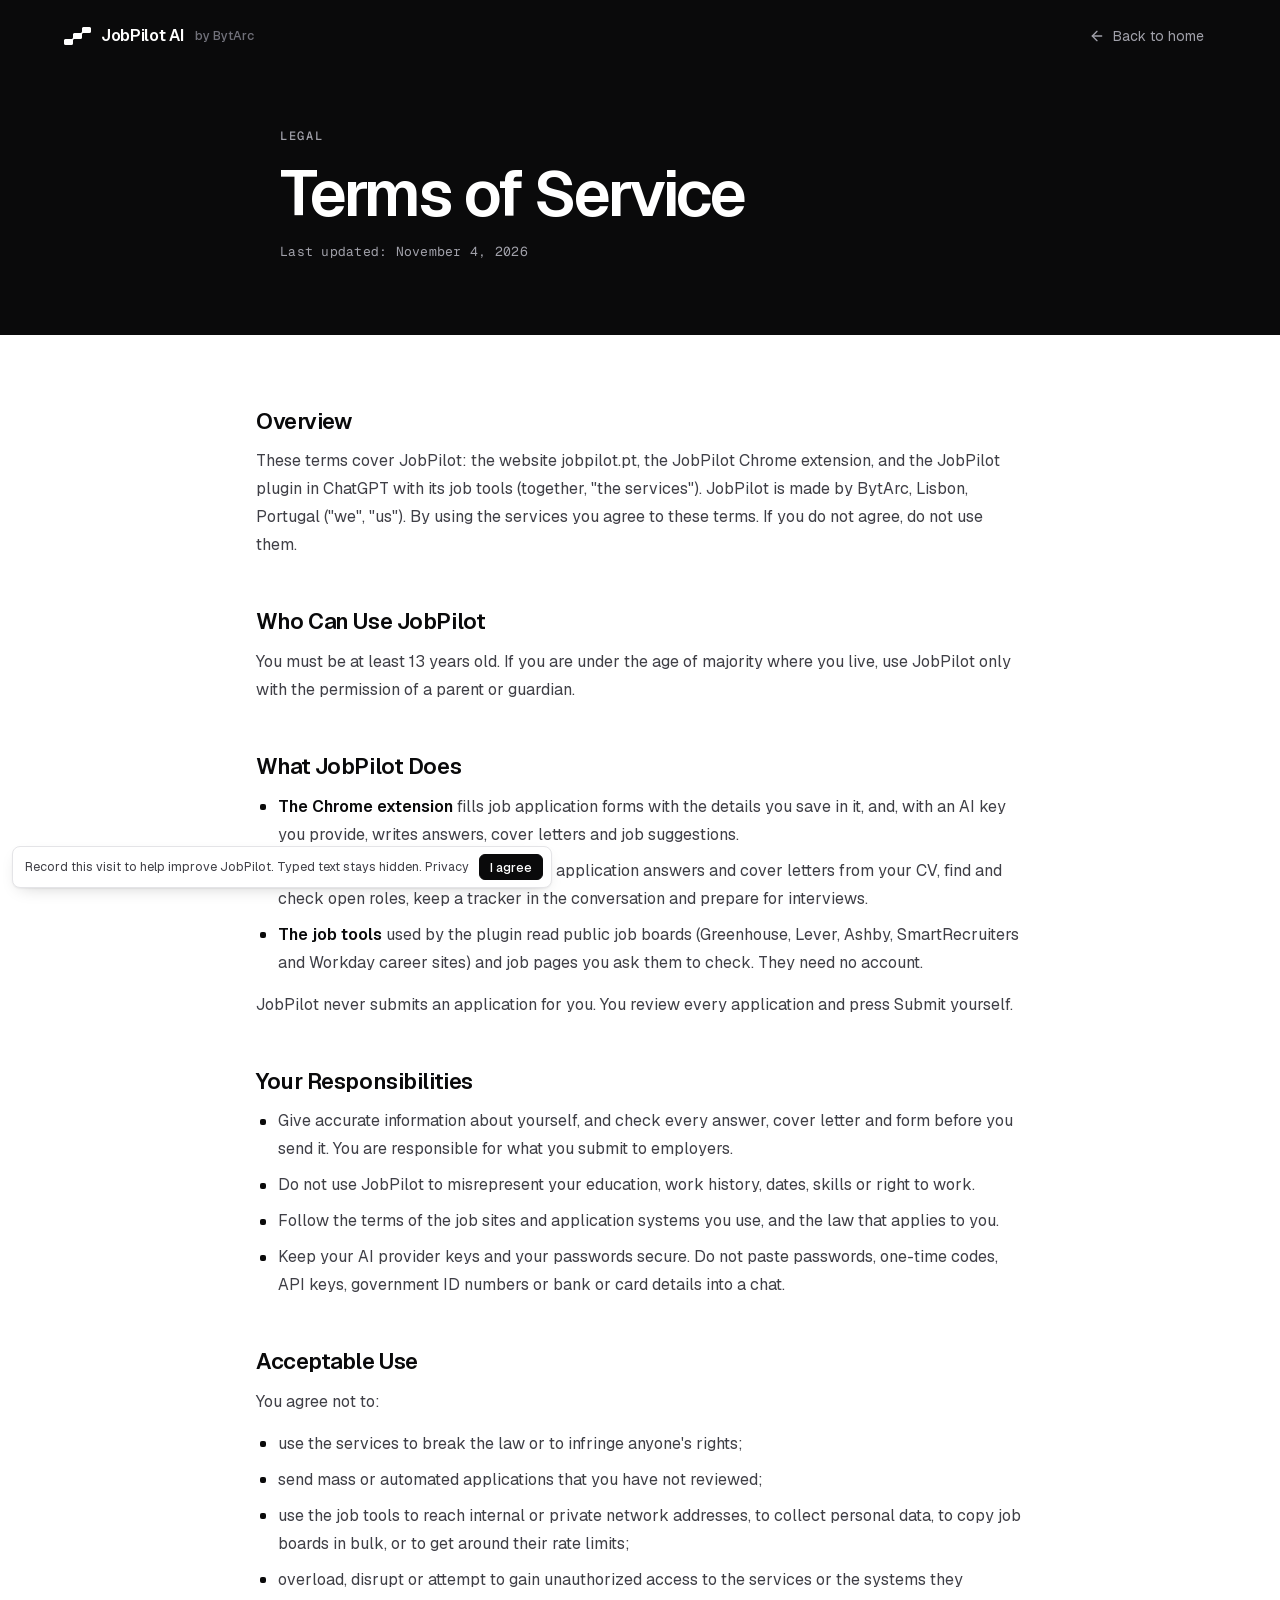
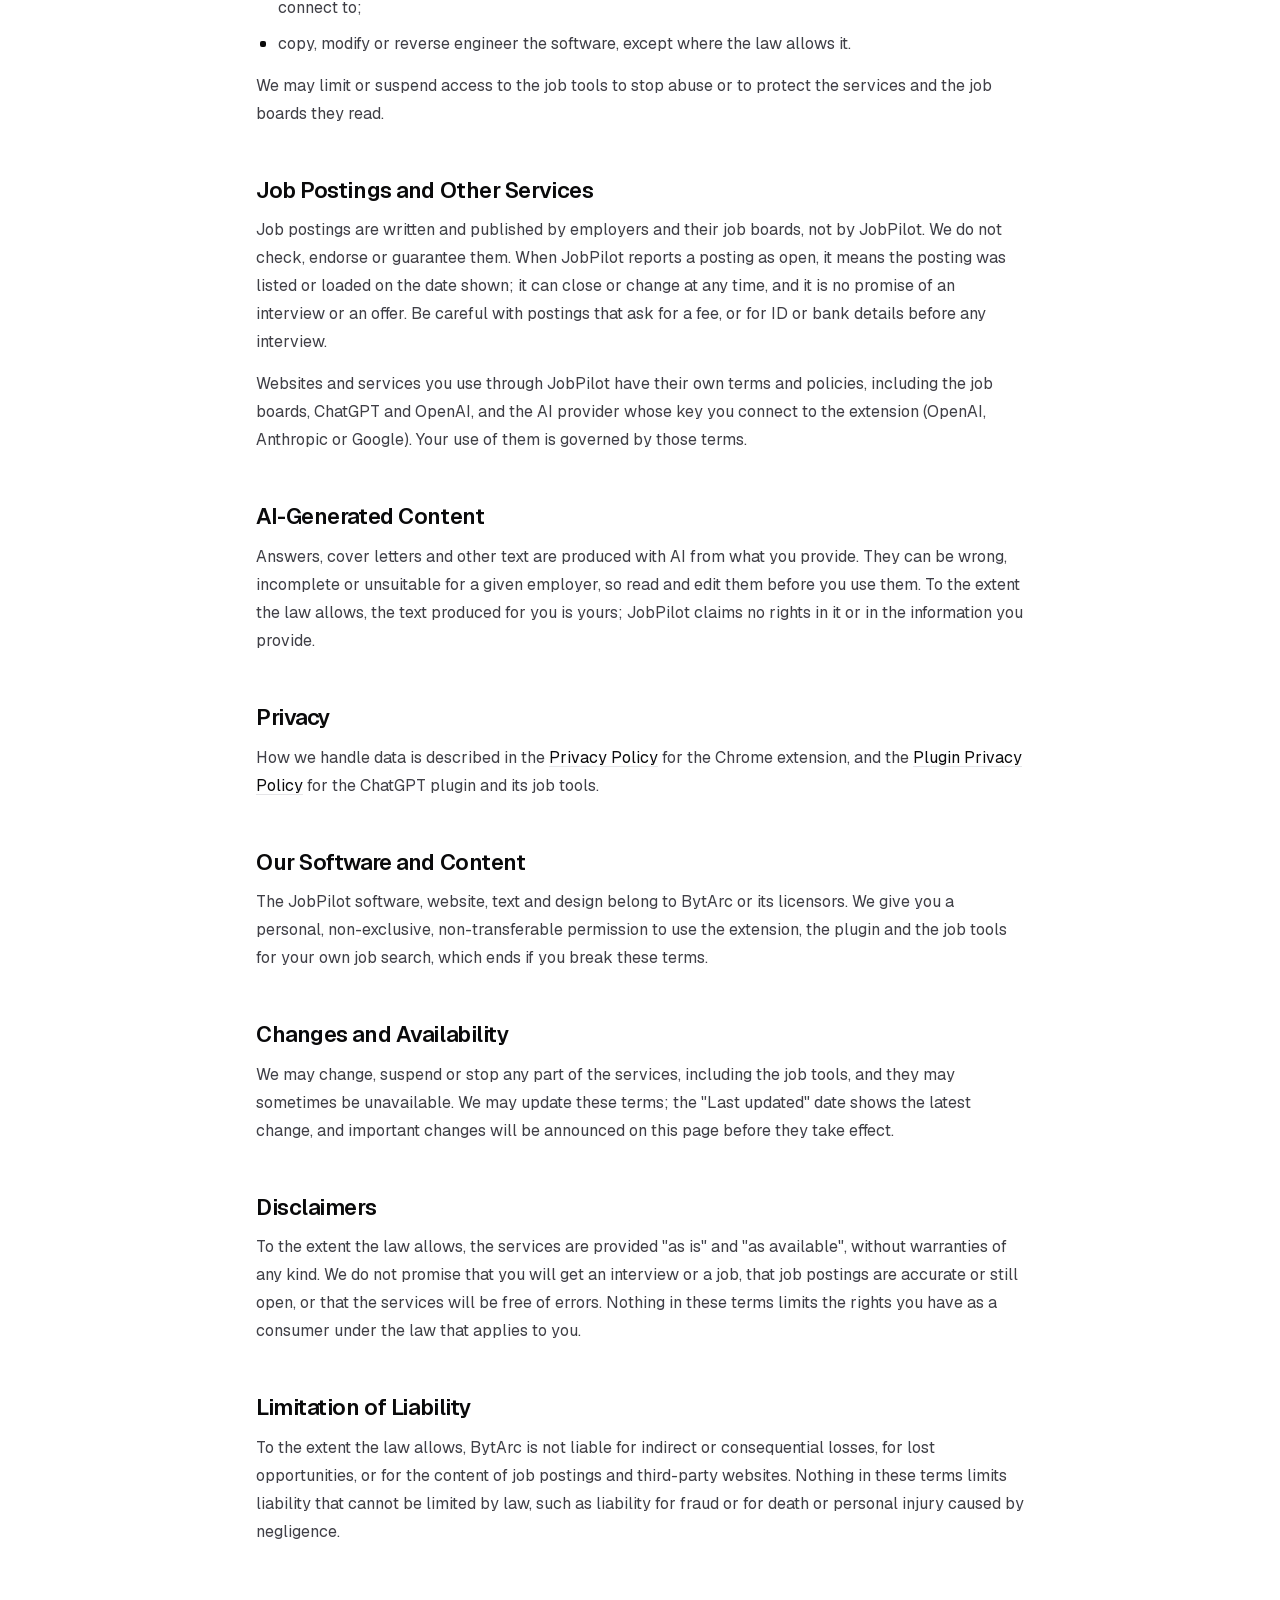
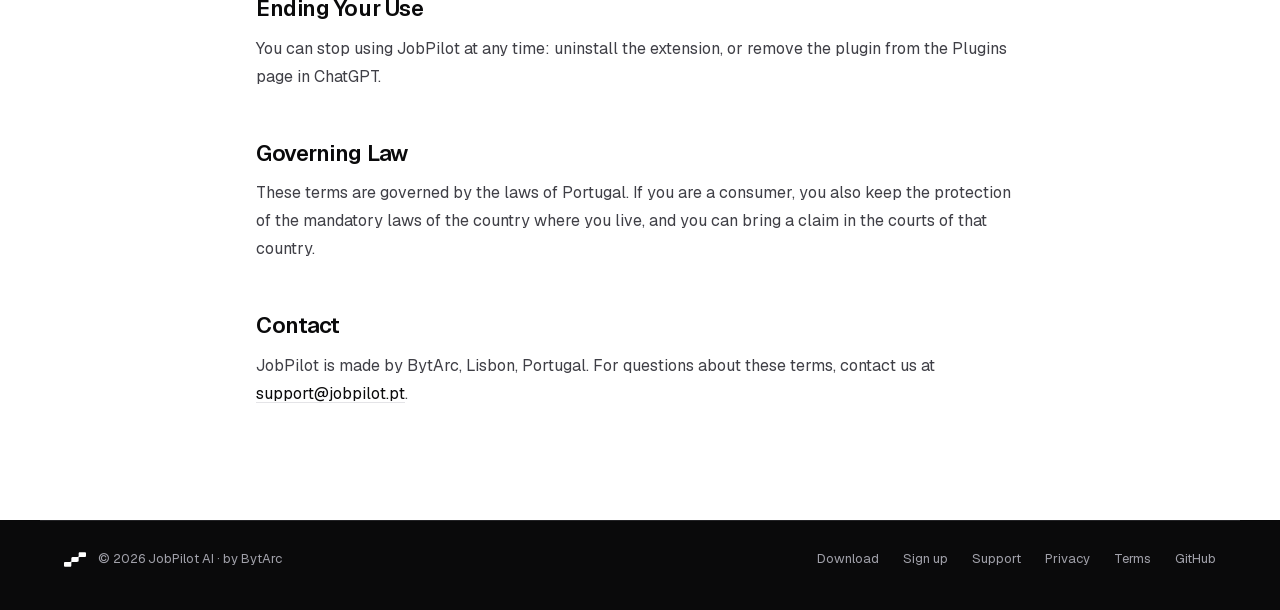
<file: terms.html>
<!doctype html>
<html lang="en">
  <head>
    <meta charset="UTF-8" />
    <meta name="viewport" content="width=device-width, initial-scale=1.0" />
    <title>JobPilot Terms of Service</title>
    <meta name="description" content="Terms of Service for JobPilot: the website, the Chrome extension and the JobPilot plugin in ChatGPT with its job tools." />
    <meta name="theme-color" content="#0A0A0B" />
    <link rel="canonical" href="https://jobpilot.pt/terms.html" />
    <link rel="icon" href="/favicon.ico?v=3" sizes="any" />
    <link rel="icon" href="/brand/favicon.svg?v=3" type="image/svg+xml" />
    <link rel="icon" href="/brand/favicon-96.png?v=3" type="image/png" sizes="96x96" />
    <link rel="icon" href="/brand/favicon-48.png?v=3" type="image/png" sizes="48x48" />
    <link rel="apple-touch-icon" href="/brand/apple-touch-icon.png?v=3" />
    <link rel="manifest" href="/site.webmanifest?v=3" />
    <link rel="preload" href="fonts/Geist-Variable-latin.woff2" as="font" type="font/woff2" crossorigin />
    <link rel="preconnect" href="https://fonts.googleapis.com" />
    <link rel="preconnect" href="https://fonts.gstatic.com" crossorigin />
    <link rel="stylesheet" href="https://fonts.googleapis.com/css2?family=Geist+Mono:wght@400;500&display=swap" />
    <link rel="stylesheet" href="site.css?v=2" />
      <meta name="author" content="BytArc" />
</head>
  <body>
    <!-- NAV + TITLE: the black top area -->
    <div class="dark page-head">
      <header class="nav">
        <div class="wrap nav-in">
          <span class="brand-lockup"><a href="index.html" class="brand" aria-label="JobPilot AI home">
            <img src="brand/jobpilot-mark-white.svg" width="27" height="18" alt="" />
            <span>JobPilot AI</span>
          </a><a class="by-bytarc" href="https://bytarc.com/" target="_blank" rel="noopener" title="BytArc, an AI studio in Lisbon">by BytArc</a></span>
          <a href="index.html" class="nav-back">
            <svg viewBox="0 0 24 24" fill="none" stroke="currentColor" stroke-width="2" stroke-linecap="round" stroke-linejoin="round" aria-hidden="true"><path d="m12 19-7-7 7-7" /><path d="M19 12H5" /></svg>
            Back to home
          </a>
        </div>
      </header>
      <div class="wrap wrap-narrow page-head-in">
        <p class="kicker">Legal</p>
        <h1>Terms of Service</h1>
        <p class="meta">Last updated: November 4, 2026</p>
      </div>
    </div>

    <main class="wrap wrap-narrow prose">
      <h2>Overview</h2>
      <p>
        These terms cover JobPilot: the website jobpilot.pt, the JobPilot
        Chrome extension, and the JobPilot plugin in ChatGPT with its job tools
        (together, "the services"). JobPilot is made by BytArc, Lisbon,
        Portugal ("we", "us"). By using the services you agree to these terms.
        If you do not agree, do not use them.
      </p>

      <h2>Who Can Use JobPilot</h2>
      <p>
        You must be at least 13 years old. If you are under the age of majority
        where you live, use JobPilot only with the permission of a parent or
        guardian.
      </p>

      <h2>What JobPilot Does</h2>
      <ul>
        <li><strong>The Chrome extension</strong> fills job application forms with the details you save in it, and, with an AI key you provide, writes answers, cover letters and job suggestions.</li>
        <li><strong>The ChatGPT plugin</strong> helps you write application answers and cover letters from your CV, find and check open roles, keep a tracker in the conversation and prepare for interviews.</li>
        <li><strong>The job tools</strong> used by the plugin read public job boards (Greenhouse, Lever, Ashby, SmartRecruiters and Workday career sites) and job pages you ask them to check. They need no account.</li>
      </ul>
      <p>
        JobPilot never submits an application for you. You review every
        application and press Submit yourself.
      </p>

      <h2>Your Responsibilities</h2>
      <ul>
        <li>Give accurate information about yourself, and check every answer, cover letter and form before you send it. You are responsible for what you submit to employers.</li>
        <li>Do not use JobPilot to misrepresent your education, work history, dates, skills or right to work.</li>
        <li>Follow the terms of the job sites and application systems you use, and the law that applies to you.</li>
        <li>Keep your AI provider keys and your passwords secure. Do not paste passwords, one-time codes, API keys, government ID numbers or bank or card details into a chat.</li>
      </ul>

      <h2>Acceptable Use</h2>
      <p>You agree not to:</p>
      <ul>
        <li>use the services to break the law or to infringe anyone's rights;</li>
        <li>send mass or automated applications that you have not reviewed;</li>
        <li>use the job tools to reach internal or private network addresses, to collect personal data, to copy job boards in bulk, or to get around their rate limits;</li>
        <li>overload, disrupt or attempt to gain unauthorized access to the services or the systems they connect to;</li>
        <li>copy, modify or reverse engineer the software, except where the law allows it.</li>
      </ul>
      <p>
        We may limit or suspend access to the job tools to stop abuse or to
        protect the services and the job boards they read.
      </p>

      <h2>Job Postings and Other Services</h2>
      <p>
        Job postings are written and published by employers and their job
        boards, not by JobPilot. We do not check, endorse or guarantee them.
        When JobPilot reports a posting as open, it means the posting was
        listed or loaded on the date shown; it can close or change at any time,
        and it is no promise of an interview or an offer. Be careful with
        postings that ask for a fee, or for ID or bank details before any
        interview.
      </p>
      <p>
        Websites and services you use through JobPilot have their own terms and
        policies, including the job boards, ChatGPT and OpenAI, and the AI
        provider whose key you connect to the extension (OpenAI, Anthropic or
        Google). Your use of them is governed by those terms.
      </p>

      <h2>AI-Generated Content</h2>
      <p>
        Answers, cover letters and other text are produced with AI from what you
        provide. They can be wrong, incomplete or unsuitable for a given
        employer, so read and edit them before you use them. To the extent the
        law allows, the text produced for you is yours; JobPilot claims no rights
        in it or in the information you provide.
      </p>

      <h2>Privacy</h2>
      <p>
        How we handle data is described in the
        <a href="privacy.html">Privacy Policy</a> for the Chrome extension, and
        the <a href="plugin-privacy.html">Plugin Privacy Policy</a>
        for the ChatGPT plugin and its job tools.
      </p>

      <h2>Our Software and Content</h2>
      <p>
        The JobPilot software, website, text and design belong to BytArc or its
        licensors. We give you a personal, non-exclusive, non-transferable
        permission to use the extension, the plugin and the job tools for your
        own job search, which ends if you break these terms.
      </p>

      <h2>Changes and Availability</h2>
      <p>
        We may change, suspend or stop any part of the services, including the
        job tools, and they may sometimes be unavailable. We may update these
        terms; the "Last updated" date shows the latest change, and important
        changes will be announced on this page before they take effect.
      </p>

      <h2>Disclaimers</h2>
      <p>
        To the extent the law allows, the services are provided "as is" and "as
        available", without warranties of any kind. We do not promise that you
        will get an interview or a job, that job postings are accurate or still
        open, or that the services will be free of errors. Nothing in these
        terms limits the rights you have as a consumer under the law that
        applies to you.
      </p>

      <h2>Limitation of Liability</h2>
      <p>
        To the extent the law allows, BytArc is not liable for indirect or
        consequential losses, for lost opportunities, or for the content of
        job postings and third-party websites. Nothing in these terms limits
        liability that cannot be limited by law, such as liability for fraud or
        for death or personal injury caused by negligence.
      </p>

      <h2>Ending Your Use</h2>
      <p>
        You can stop using JobPilot at any time: uninstall the extension, or
        remove the plugin from the Plugins page in ChatGPT.
      </p>

      <h2>Governing Law</h2>
      <p>
        These terms are governed by the laws of Portugal. If you are a consumer,
        you also keep the protection of the mandatory laws of the country where
        you live, and you can bring a claim in the courts of that country.
      </p>

      <h2>Contact</h2>
      <p>
        JobPilot is made by BytArc, Lisbon, Portugal. For questions about these
        terms, contact us at
        <a href="mailto:support@jobpilot.pt">support@jobpilot.pt</a>.
      </p>
    </main>

    <footer class="foot solid">
      <div class="wrap foot-in">
        <p class="foot-copy">
          <img src="brand/jobpilot-mark-white.svg" width="22" height="15" alt="" />
          <span>&copy; 2026 JobPilot AI &middot; <a href="https://bytarc.com/" target="_blank" rel="noopener" title="BytArc, an AI studio in Lisbon">by BytArc</a></span>
        </p>
        <nav class="foot-links" aria-label="Footer">
          <a href="download.html">Download</a>
          <a href="signup.html">Sign up</a>
          <a href="support.html">Support</a>
          <a href="privacy.html">Privacy</a>
          <a href="terms.html">Terms</a>
          <a href="https://github.com/tomasbb0/job-autofill-extension" target="_blank" rel="noopener">GitHub</a>
        </nav>
      </div>
    </footer>
    <script src="analytics.js" defer></script>
  </body>
</html>
</file>
<file: site.css>
/* ============================================================
   JobPilot AI: site styles (landing, sign-in, privacy, support)
   The look is the extension's (JobPilot UI v2): ink #0A0A0B, greys #71717A and #A1A1AA, line #E4E4E7,
   hairline #F4F4F5, white surfaces, black top areas with white text, radius 8 for controls and 12 for cards, Geist.
   The sensibility is bytarc.com's: big tight headings, mono kickers, two-column section heads, generous
   spacing and a soft rise on scroll. No purple, no gradients.
   ============================================================ */

@font-face {
  font-family: "Geist";
  src: url("fonts/Geist-Variable-latin.woff2") format("woff2");
  font-weight: 100 900;
  font-style: normal;
  font-display: swap;
}

:root {
  --ink: #0A0A0B;
  --ink-2: #18181B;
  --ink-3: #27272A;
  --ink-4: #3F3F46;
  --grey: #71717A;
  --grey-2: #A1A1AA;
  --line: #E4E4E7;
  --hair: #F4F4F5;
  --paper: #FAFAFA;
  --white: #FFFFFF;
  --red: #DC2626;
  --dark-line: #232326;
  --font: "Geist", ui-sans-serif, -apple-system, BlinkMacSystemFont, "Segoe UI", Roboto, Helvetica, Arial, sans-serif;
  --mono: "Geist Mono", ui-monospace, "SF Mono", Menlo, Consolas, monospace;
  --r-ctl: 8px;
  --r-card: 12px;
  --maxw: 1200px;
  --ease: cubic-bezier(.2, .7, .2, 1);
  --shadow-sm: 0 1px 2px rgba(10, 10, 11, .06), 0 1px 6px rgba(10, 10, 11, .05);
  --shadow: 0 1px 2px rgba(10, 10, 11, .05), 0 16px 40px -18px rgba(10, 10, 11, .22);
  --shadow-lg: 0 2px 6px rgba(10, 10, 11, .08), 0 40px 80px -32px rgba(10, 10, 11, .35);
}

*, *::before, *::after { box-sizing: border-box; }
html { -webkit-text-size-adjust: 100%; scroll-behavior: smooth; scroll-padding-top: 88px; }
body {
  margin: 0;
  font-family: var(--font);
  font-size: 16px;
  line-height: 1.6;
  color: var(--ink);
  background: var(--white);
  -webkit-font-smoothing: antialiased;
  -moz-osx-font-smoothing: grayscale;
  overflow-x: clip;
}
img { display: block; max-width: 100%; height: auto; }
a { color: inherit; text-decoration: none; }
button { font: inherit; color: inherit; }
p { margin: 0; }
h1, h2, h3 { margin: 0; font-weight: 600; text-wrap: balance; }
ul, ol { margin: 0; padding: 0; }
:focus-visible { outline: 2px solid var(--ink); outline-offset: 3px; border-radius: 6px; }
.dark :focus-visible { outline-color: var(--white); }
::selection { background: var(--ink); color: var(--white); }

.wrap { width: 100%; max-width: var(--maxw); margin: 0 auto; padding-inline: 24px; }
.wrap-narrow { max-width: 768px; }
@media (max-width: 600px) { .wrap { padding-inline: 16px; } }
.sr-only { position: absolute; width: 1px; height: 1px; margin: -1px; padding: 0; overflow: hidden; clip: rect(0 0 0 0); white-space: nowrap; border: 0; }
.dark { background: var(--ink); color: var(--white); }

/* ---------- type ---------- */
.kicker {
  margin: 0 0 16px;
  font-family: var(--mono);
  font-size: 12px;
  font-weight: 500;
  line-height: 1.4;
  letter-spacing: .14em;
  text-transform: uppercase;
  color: var(--grey);
}
.dark .kicker { color: var(--grey-2); }
.h2 { font-size: clamp(34px, 4.4vw, 56px); line-height: 1.04; letter-spacing: -.035em; }
.lede { font-size: 17px; line-height: 1.6; color: var(--grey); max-width: 50ch; }
.dark .lede { color: var(--grey-2); }

/* ---------- buttons: 44 px, radius 8, one black primary per view ---------- */
.btn {
  display: inline-flex;
  align-items: center;
  justify-content: center;
  gap: 8px;
  height: 44px;
  padding: 0 20px;
  border: 1px solid transparent;
  border-radius: var(--r-ctl);
  font-size: 15px;
  font-weight: 500;
  line-height: 1;
  letter-spacing: -.01em;
  white-space: nowrap;
  cursor: pointer;
  transition: background-color .15s, border-color .15s, color .15s, box-shadow .2s, transform .15s;
}
.btn:active { transform: translateY(1px); }
.btn svg { width: 16px; height: 16px; flex: none; }
.btn-sm { height: 36px; padding: 0 14px; font-size: 13px; }
.btn-block { width: 100%; }
.btn-primary { background: var(--ink); border-color: var(--ink); color: var(--white); }
.btn-primary:hover { background: var(--ink-3); border-color: var(--ink-3); }
.btn-primary:disabled { opacity: .5; cursor: not-allowed; }
.btn-secondary { background: var(--white); border-color: var(--line); color: var(--ink); }
.btn-secondary:hover { background: var(--hair); }
.btn-quiet { background: transparent; color: var(--grey); }
.btn-quiet:hover { color: var(--ink); background: var(--hair); }
/* on black areas: the primary is white, the rest are outlined */
.btn-light { background: var(--white); border-color: var(--white); color: var(--ink); }
.btn-light:hover { background: var(--line); border-color: var(--line); }
.btn-outline-light { background: transparent; border: 1.5px solid var(--white); color: var(--white); }
.btn-outline-light:hover { background: var(--ink-2); }
.btn-ghost-dark { background: transparent; border-color: var(--ink-4); color: var(--white); }
.btn-ghost-dark:hover { background: var(--ink-2); border-color: var(--grey); }

/* ---------- nav ---------- */
.nav { position: relative; z-index: 50; color: var(--white); }
.nav-in { display: flex; align-items: center; gap: 24px; height: 72px; }
.brand { display: inline-flex; align-items: center; gap: 10px; flex: none; font-size: 16px; font-weight: 600; letter-spacing: -.02em; color: var(--white); white-space: nowrap; }
.brand img { width: 27px; height: 18px; }
.nav-links { display: flex; gap: 4px; margin-left: auto; font-size: 14px; color: var(--grey-2); }
.nav-links a { padding: 8px 12px; border-radius: var(--r-ctl); transition: color .2s, background-color .2s; }
.nav-links a:hover { color: var(--white); background: var(--ink-2); }
.nav-right { display: flex; align-items: center; gap: 8px; flex: none; }
.nav-links + .nav-right { margin-left: 8px; }
.nav-back { display: inline-flex; align-items: center; gap: 8px; margin-left: auto; padding: 8px 12px; border-radius: var(--r-ctl); font-size: 14px; color: var(--grey-2); transition: color .2s, background-color .2s; }
.nav-back:hover { color: var(--white); background: var(--ink-2); }
.nav-back svg { width: 16px; height: 16px; }
/* landing: fixed over the black hero, frosted ink once the page moves */
.nav-fixed { position: fixed; top: 0; left: 0; right: 0; transition: background-color .25s, box-shadow .25s, border-color .25s; border-bottom: 1px solid transparent; }
/* solid ink once scrolled: dark glass over the white sections would read as a dull grey */
.nav-fixed.scrolled { background: var(--ink); border-bottom-color: var(--dark-line); }
@media (max-width: 900px) { .nav-links { display: none; } .nav-right { margin-left: auto; } }
@media (max-width: 600px) { .nav-in { height: 64px; gap: 12px; } .brand { font-size: 15px; } }
@media (max-width: 359px) { .brand span { display: none; } }

/* ---------- black page head (sign-in, privacy, support) ---------- */
.page-head { padding: 0 0 72px; }
.page-head-in { padding-top: 56px; }
.page-head h1 { font-size: clamp(40px, 6vw, 64px); line-height: 1.02; letter-spacing: -.04em; }
.page-head-in > p:not(.kicker) { margin-top: 16px; font-size: 17px; color: var(--grey-2); max-width: 54ch; }
.page-head-in > p.meta { font-family: var(--mono); font-size: 13px; letter-spacing: .02em; }

@media (max-width: 600px) { .page-head { padding-bottom: 56px; } .page-head-in { padding-top: 32px; } }

/* ---------- footer ---------- */
.foot { position: relative; z-index: 1; padding: 0 0 40px; font-size: 13px; color: var(--grey-2); }
.foot-in { display: flex; flex-wrap: wrap; align-items: center; justify-content: space-between; gap: 16px 24px; padding-top: 28px; border-top: 1px solid var(--dark-line); }
.foot-copy { display: flex; align-items: center; gap: 12px; }
.foot-copy img { width: 22px; height: 15px; flex: none; }
.foot-copy a:hover, .foot-links a:hover { color: var(--white); }
.foot-links { display: flex; flex-wrap: wrap; gap: 8px 24px; }
.foot.solid { background: var(--ink); padding-top: 0; }

/* ---------- long-form text (privacy) ---------- */
.prose { padding: 72px 0 112px; }
.prose h2 { margin: 48px 0 12px; font-size: 22px; line-height: 1.3; letter-spacing: -.02em; }
.prose h3 { margin: 28px 0 8px; font-size: 17px; line-height: 1.35; letter-spacing: -.01em; }
.prose h2:first-child { margin-top: 0; }
.prose p, .prose li { color: var(--ink-4); font-size: 16px; line-height: 1.75; }
.prose p + p, .prose p + ul, .prose ul + p { margin-top: 14px; }
.prose ul { margin-top: 12px; padding-left: 0; list-style: none; }
.prose li { position: relative; padding-left: 22px; }
.prose li + li { margin-top: 8px; }
.prose li::before { content: ""; position: absolute; left: 4px; top: .72em; width: 6px; height: 6px; border-radius: 2px; background: var(--ink); }
.prose strong { color: var(--ink); font-weight: 600; }
.prose a, .text-link { color: var(--ink); text-decoration: underline; text-decoration-color: var(--line); text-underline-offset: 3px; text-decoration-thickness: 1px; transition: text-decoration-color .2s; }
.prose a:hover, .text-link:hover { text-decoration-color: var(--ink); }
@media (max-width: 600px) { .prose { padding: 48px 0 80px; } .prose h2 { margin-top: 40px; font-size: 20px; } }

/* ---------- FAQ (landing and support) ---------- */
.faq-list { border-top: 1px solid var(--line); }
.faq-item { border-bottom: 1px solid var(--line); }
.faq-item summary {
  display: flex;
  align-items: center;
  justify-content: space-between;
  gap: 20px;
  padding: 22px 0;
  font-size: 17px;
  font-weight: 500;
  letter-spacing: -.01em;
  line-height: 1.4;
  cursor: pointer;
  list-style: none;
}
.faq-item summary::-webkit-details-marker { display: none; }
.faq-item summary::after {
  content: "";
  flex: none;
  width: 28px;
  height: 28px;
  border-radius: var(--r-ctl);
  border: 1px solid var(--line);
  background:
    linear-gradient(var(--ink), var(--ink)) center / 11px 1.5px no-repeat,
    linear-gradient(var(--ink), var(--ink)) center / 1.5px 11px no-repeat;
  transition: transform .3s var(--ease), background-color .2s;
}
.faq-item summary:hover::after { background-color: var(--hair); }
.faq-item[open] summary::after { transform: rotate(45deg); }
.faq-item p { margin: -6px 0 24px; max-width: 62ch; color: var(--grey); font-size: 15.5px; line-height: 1.7; }
.faq-item[open] p { animation: fadeUp .35s var(--ease); }
@keyframes fadeUp { from { opacity: 0; transform: translateY(-4px); } to { opacity: 1; transform: none; } }

/* ---------- motion: a soft rise as sections arrive (only when JS runs and motion is allowed) ---------- */
.rv-on .rv { opacity: 0; translate: 0 22px; transition: opacity .8s var(--ease), translate .9s var(--ease); }
.rv-on .rv.in { opacity: 1; translate: none; }
@media print { .rv-on .rv { opacity: 1 !important; translate: none !important; } .bg-canvas, .nav-fixed { display: none; } }
@keyframes rise { from { opacity: 0; transform: translateY(18px); } to { opacity: 1; transform: none; } }
@media (prefers-reduced-motion: reduce) {
  html { scroll-behavior: auto; }
  *, *::before, *::after { animation: none !important; transition: none !important; }
  .rv-on .rv { opacity: 1; translate: none; }
}

/* ============================================================
   Landing page
   ============================================================ */
.landing { background: var(--ink); }
.bg-canvas { position: fixed; inset: 0; z-index: 0; width: 100vw; height: 100vh; pointer-events: none; opacity: .5; }
.landing main, .landing .cta-band { position: relative; z-index: 1; }

/* hero: the black top area */
.hero { position: relative; overflow: hidden; color: var(--white); padding-top: 152px; }
.hero-grid { position: relative; z-index: 2; display: grid; grid-template-columns: minmax(0, 1.2fr) minmax(0, .8fr); gap: 48px; align-items: end; }
.hero-copy { padding-bottom: 96px; }
.hero-copy > * { animation: rise .9s var(--ease) both; }
.hero-copy > :nth-child(2) { animation-delay: .06s; }
.hero-copy > :nth-child(3) { animation-delay: .12s; }
.hero-copy > :nth-child(4) { animation-delay: .18s; }
.hero-copy > :nth-child(5) { animation-delay: .24s; }
.hero-copy > :nth-child(6) { animation-delay: .3s; }
.hero-pill { display: inline-flex; align-items: center; gap: 10px; margin-bottom: 28px; padding: 4px 14px 4px 4px; border: 1px solid var(--ink-3); border-radius: 999px; font-size: 13px; color: var(--grey-2); background: rgba(10, 10, 11, .6); }
.hero-pill b { padding: 3px 8px; border-radius: 999px; background: var(--white); color: var(--ink); font-family: var(--mono); font-size: 11px; font-weight: 500; letter-spacing: .1em; text-transform: uppercase; }
.hero h1 { font-size: clamp(40px, 5.6vw, 82px); line-height: .98; letter-spacing: -.045em; }
.hero h1 em { font-style: normal; color: var(--grey-2); }
.hero .lead { margin-top: 28px; max-width: 46ch; font-size: clamp(17px, 1.45vw, 19px); line-height: 1.6; color: var(--grey-2); }
.hero-ctas { display: flex; flex-wrap: wrap; gap: 12px; margin-top: 36px; }
.hero-ctas .btn { height: 48px; padding: 0 22px; }
.hero-trust { margin-top: 18px; font-size: 13px; color: var(--grey); }
.hero-stats { display: grid; grid-template-columns: repeat(4, minmax(0, auto)); justify-content: start; gap: 16px 40px; margin-top: 48px; list-style: none; }
.hero-stats li { display: flex; flex-direction: column; gap: 4px; max-width: 17ch; }
.hero-stats b { font-family: var(--mono); font-size: 26px; font-weight: 500; line-height: 1.1; letter-spacing: -.03em; color: var(--white); font-variant-numeric: tabular-nums; }
.hero-stats span { font-size: 13px; line-height: 1.4; color: var(--grey); }

/* the product rises out of the hero's bottom edge */
.hero-visual { position: relative; display: flex; justify-content: center; align-self: end; }
.hero-shot {
  position: relative;
  width: min(380px, 100%);
  height: 640px;
  overflow: hidden;
  border-radius: 14px 14px 0 0;
  background: var(--paper);
  box-shadow: 0 0 0 1px rgba(255, 255, 255, .1), 0 -30px 90px -30px rgba(0, 0, 0, .9);
  animation: shotIn 1.2s var(--ease) .25s both;
}
.hero-shot img { width: 100%; }
@keyframes shotIn { from { opacity: 0; transform: translateY(60px); } to { opacity: 1; transform: none; } }


@media (max-width: 960px) {
  .hero { padding-top: 120px; }
  .hero-grid { grid-template-columns: minmax(0, 1fr); gap: 56px; }
  .hero-copy { padding-bottom: 0; }
  .hero-stats { grid-template-columns: repeat(2, minmax(0, 1fr)); max-width: 440px; }
  .hero-shot { width: min(340px, 86vw); height: 480px; }
}
@media (max-width: 600px) {
  .hero { padding-top: 104px; }
  .hero-pill { margin-bottom: 22px; }
  .hero .lead { margin-top: 22px; }
  .hero-ctas { flex-direction: column; align-items: stretch; margin-top: 30px; }
  .hero-stats { margin-top: 44px; gap: 22px 20px; }
  .hero-stats b { font-size: 24px; }
  .hero-shot { height: 420px; }
}

/* sections */
.sec { position: relative; padding: 128px 0; background: var(--white); }
.sec.paper { background: var(--paper); }
.sec + .sec:not(.paper):not(.dark) { border-top: 1px solid var(--hair); }
@media (max-width: 700px) { .sec { padding: 88px 0; } }
.sec-head { display: grid; grid-template-columns: minmax(0, 1.1fr) minmax(0, .9fr); gap: 24px 48px; align-items: end; margin-bottom: 64px; }
.sec-head .lede { justify-self: end; }
.sec-head.center { grid-template-columns: minmax(0, 1fr); justify-items: center; text-align: center; }
.sec-head.center .lede { justify-self: center; }
@media (max-width: 860px) { .sec-head { grid-template-columns: minmax(0, 1fr); margin-bottom: 48px; } .sec-head .lede { justify-self: start; } }

/* platform strip */
.platforms { position: relative; padding: 56px 0 60px; background: var(--white); border-bottom: 1px solid var(--hair); }
.platforms .kicker { text-align: center; margin-bottom: 24px; }
.platform-row { display: flex; flex-wrap: wrap; justify-content: center; gap: 14px 44px; list-style: none; }
.platform-row li { font-size: 19px; font-weight: 600; letter-spacing: -.02em; color: var(--grey-2); transition: color .2s; }
.platform-row li:hover { color: var(--ink); }
@media (max-width: 600px) { .platform-row { gap: 10px 26px; } .platform-row li { font-size: 16px; } }

/* pipeline: three rows, text beside a real screenshot */
.flow { display: grid; gap: 96px; }
.flow-row { display: grid; grid-template-columns: minmax(0, .82fr) minmax(0, 1.18fr); gap: 72px; align-items: center; }
.flow-row:nth-child(even) { grid-template-columns: minmax(0, 1.18fr) minmax(0, .82fr); }
.flow-row:nth-child(even) .flow-text { order: 2; }
.flow-num { font-family: var(--mono); font-size: 13px; letter-spacing: .08em; color: var(--grey); }
.flow-text h3 { margin-top: 14px; font-size: clamp(30px, 3.2vw, 42px); line-height: 1.06; letter-spacing: -.035em; }
.flow-text p:last-child { margin-top: 16px; font-size: 17px; color: var(--grey); max-width: 42ch; }
.stage { position: relative; margin: 0; overflow: hidden; border-radius: var(--r-card); background: var(--paper); border: 1px solid var(--hair); aspect-ratio: 6 / 5; display: flex; align-items: center; justify-content: center; }
.stage img { width: auto; max-width: 90%; max-height: 90%; }
.stage.rise { align-items: flex-end; }
.stage.rise img { width: 62%; max-width: none; max-height: none; margin-bottom: -2px; }
/* full browser frames: anchored near the top, running off the bottom edge */
.stage.top { align-items: flex-start; }
.stage.top img { width: 86%; max-width: none; max-height: none; margin-top: 7%; }
@media (max-width: 860px) {
  .flow { gap: 72px; }
  .flow-row, .flow-row:nth-child(even) { grid-template-columns: minmax(0, 1fr); gap: 32px; }
  .flow-row:nth-child(even) .flow-text { order: 0; }
  .stage { aspect-ratio: 1 / 1; }
  .stage.rise img { width: 74%; }
  .stage.top img { width: 92%; margin-top: 6%; }
  .stage img { max-width: 94%; max-height: 92%; }
}

/* features */
.f-grid { display: grid; grid-template-columns: repeat(3, minmax(0, 1fr)); gap: 16px; }
.f-card { padding: 28px 28px 30px; background: var(--white); border: 1px solid var(--hair); border-radius: var(--r-card); transition: box-shadow .3s var(--ease), transform .3s var(--ease), border-color .3s; }
.f-card:hover { transform: translateY(-3px); box-shadow: var(--shadow); border-color: var(--line); }
.ic { display: grid; place-items: center; width: 40px; height: 40px; margin-bottom: 22px; border-radius: var(--r-ctl); background: var(--hair); color: var(--ink); }
.ic svg { width: 20px; height: 20px; fill: none; stroke: currentColor; stroke-width: 1.75; stroke-linecap: round; stroke-linejoin: round; }
.f-card h3 { font-size: 18px; line-height: 1.3; letter-spacing: -.02em; }
.f-card p { margin-top: 8px; font-size: 15px; line-height: 1.6; color: var(--grey); }
@media (max-width: 960px) { .f-grid { grid-template-columns: repeat(2, minmax(0, 1fr)); } }
@media (max-width: 600px) { .f-grid { grid-template-columns: minmax(0, 1fr); } .f-card { padding: 24px; } }

/* how it works: four blocks rising right, like the mark */
.steps { display: grid; grid-template-columns: repeat(4, minmax(0, 1fr)); gap: 12px; align-items: end; list-style: none; counter-reset: step; }
.step { counter-increment: step; display: flex; flex-direction: column; justify-content: space-between; gap: 40px; min-height: 260px; padding: 24px; border-radius: var(--r-card); background: var(--white); border: 1px solid var(--line); }
.step:nth-child(2) { min-height: 300px; }
.step:nth-child(3) { min-height: 340px; }
.step:nth-child(4) { min-height: 380px; background: var(--ink); border-color: var(--ink); color: var(--white); }
.step::before { content: "0" counter(step); font-family: var(--mono); font-size: 13px; letter-spacing: .08em; color: var(--grey); }
.step:nth-child(4)::before { color: var(--grey-2); }
.step h3 { font-size: 19px; line-height: 1.25; letter-spacing: -.02em; }
.step p { margin-top: 10px; font-size: 15px; line-height: 1.6; color: var(--grey); }
.step:nth-child(4) p { color: var(--grey-2); }
@media (max-width: 960px) {
  .steps { grid-template-columns: repeat(2, minmax(0, 1fr)); }
  .step, .step:nth-child(n) { min-height: 0; }
}
@media (max-width: 600px) { .steps { grid-template-columns: minmax(0, 1fr); } .step { gap: 28px; } }

/* pricing */
.plans { display: grid; grid-template-columns: repeat(2, minmax(0, 1fr)); gap: 16px; max-width: 880px; margin: 0 auto; }
.plan { position: relative; display: flex; flex-direction: column; padding: 36px 32px 32px; background: var(--white); border: 1px solid var(--line); border-radius: var(--r-card); }
.plan.pro { background: var(--ink); border-color: var(--ink); color: var(--white); box-shadow: var(--shadow-lg); }
.plan h3 { font-size: 20px; letter-spacing: -.02em; }
.plan-badge { position: absolute; top: 32px; right: 28px; padding: 5px 10px; border-radius: 999px; background: var(--white); color: var(--ink); font-family: var(--mono); font-size: 11px; font-weight: 500; letter-spacing: .1em; text-transform: uppercase; }
.price { margin-top: 20px; display: flex; align-items: baseline; gap: 8px; }
.price b { font-size: 56px; font-weight: 600; line-height: 1; letter-spacing: -.045em; }
.price span { font-size: 15px; color: var(--grey); }
.plan.pro .price span { color: var(--grey-2); }
.price-note { margin-top: 10px; font-size: 14px; color: var(--grey); }
.plan.pro .price-note { color: var(--grey-2); }
.checks { margin: 28px 0 32px; padding-top: 24px; border-top: 1px solid var(--hair); list-style: none; display: grid; gap: 12px; }
.plan.pro .checks { border-top-color: var(--ink-3); }
.checks li { display: flex; align-items: flex-start; gap: 12px; font-size: 15px; line-height: 1.45; }
.checks svg { width: 18px; height: 18px; flex: none; margin-top: 1px; fill: none; stroke: currentColor; stroke-width: 2; stroke-linecap: round; stroke-linejoin: round; }
.checks li.off { color: var(--grey-2); }
.checks strong { font-weight: 600; }
.plan .btn { margin-top: auto; width: 100%; }
@media (max-width: 760px) { .plans { grid-template-columns: minmax(0, 1fr); max-width: 480px; } .plan { padding: 32px 24px 24px; } .plan-badge { top: 28px; right: 20px; } }

/* compatibility */
.chips { display: flex; flex-wrap: wrap; justify-content: center; gap: 10px; max-width: 920px; margin: 0 auto; list-style: none; }
.chips li { padding: 10px 16px; border-radius: 999px; background: var(--white); border: 1px solid var(--line); font-family: var(--mono); font-size: 13.5px; font-weight: 500; line-height: 1; color: var(--ink-4); transition: border-color .2s, color .2s; }
.chips li:hover { border-color: var(--ink); color: var(--ink); }
.chips li.more { border-style: dashed; color: var(--grey); }

/* FAQ */
.faq-grid { display: grid; grid-template-columns: minmax(0, .75fr) minmax(0, 1.25fr); gap: 32px 80px; align-items: start; }
.faq-grid .h2 { position: sticky; top: 112px; }
@media (max-width: 860px) { .faq-grid { grid-template-columns: minmax(0, 1fr); } .faq-grid .h2 { position: static; } }

/* closing call to action, in black, running into the footer */
.cta-band { color: var(--white); }
.cta { padding: 136px 0 112px; text-align: center; }
.cta-mark { width: 54px; margin: 0 auto 36px; color: var(--white); }
.cta-mark svg { display: block; width: 100%; height: auto; overflow: visible; }
/* the three steps rise in one after another when the band arrives */
.rv-on .cta-mark .s { opacity: 0; }
.rv-on .cta-mark.in .s { animation: stepUp .9s var(--ease) both; }
.rv-on .cta-mark.in .s2 { animation-delay: .16s; }
.rv-on .cta-mark.in .s3 { animation-delay: .32s; }
@keyframes stepUp { from { opacity: 0; transform: translateY(44px); } to { opacity: 1; transform: none; } }
.cta h2 { max-width: 16ch; margin: 0 auto; font-size: clamp(38px, 5.6vw, 72px); line-height: 1.02; letter-spacing: -.04em; }
.cta p { max-width: 50ch; margin: 22px auto 0; font-size: 17px; color: var(--grey-2); }
.cta .btn { margin-top: 36px; height: 48px; padding: 0 24px; }
@media (max-width: 600px) { .cta { padding: 96px 0 80px; } .cta .btn { width: 100%; } }

/* ============================================================
   Sign-in
   ============================================================ */
.auth-page { min-height: 100vh; display: flex; flex-direction: column; background: var(--paper); }
.auth-top { padding-bottom: 140px; }
.auth-main { flex: 1; display: flex; align-items: flex-start; justify-content: center; padding: 0 16px 72px; margin-top: -112px; position: relative; z-index: 2; }
.auth-card { width: 100%; max-width: 420px; padding: 40px 36px 36px; background: var(--white); border: 1px solid var(--hair); border-radius: var(--r-card); box-shadow: var(--shadow-lg); }
.auth-card h1 { font-size: 28px; line-height: 1.15; letter-spacing: -.03em; text-align: center; }
.auth-card .subtitle { margin-top: 8px; margin-bottom: 28px; text-align: center; font-size: 15px; color: var(--grey); }
.auth-mark { display: block; width: 36px; height: 24px; margin: 0 auto 20px; }
.btn-google { display: flex; align-items: center; justify-content: center; gap: 10px; width: 100%; height: 44px; padding: 0 16px; border: 1px solid var(--line); border-radius: var(--r-ctl); background: var(--white); color: var(--ink); font-size: 15px; font-weight: 500; cursor: pointer; transition: background-color .15s, border-color .15s; }
.btn-google:hover { background: var(--hair); }
.btn-google:disabled { opacity: .6; cursor: progress; }
.btn-google svg { width: 18px; height: 18px; flex: none; }
.divider { display: flex; align-items: center; gap: 12px; margin: 24px 0; font-size: 12px; color: var(--grey-2); }
.divider::before, .divider::after { content: ""; flex: 1; height: 1px; background: var(--hair); }
.auth-form label { display: block; margin-bottom: 6px; font-size: 13px; font-weight: 500; color: var(--ink-4); }
.auth-form input { display: block; width: 100%; height: 44px; margin-bottom: 16px; padding: 0 14px; border: 1px solid var(--line); border-radius: var(--r-ctl); background: var(--white); color: var(--ink); font: inherit; font-size: 15px; outline: none; transition: border-color .15s, box-shadow .15s; }
.auth-form input::placeholder { color: var(--grey-2); }
.auth-form input:focus { border-color: var(--ink); box-shadow: 0 0 0 1px var(--ink); }
.auth-form .btn { margin-top: 4px; }
.auth-footer { margin-top: 20px; text-align: center; font-size: 14px; color: var(--grey); }
.auth-footer a { color: var(--ink); font-weight: 500; text-decoration: underline; text-decoration-color: var(--line); text-underline-offset: 3px; }
.auth-footer a:hover { text-decoration-color: var(--ink); }
.auth-status { display: none; margin-bottom: 16px; padding: 10px 12px; border-radius: var(--r-ctl); font-size: 13px; line-height: 1.5; text-align: center; }
.auth-status.success { display: block; background: var(--hair); border: 1px solid var(--line); color: var(--ink); }
.auth-status.error { display: block; background: #FEF2F2; border: 1px solid #FECACA; color: var(--red); }
.info-box { margin-top: 24px; padding: 14px 16px; border-radius: var(--r-card); background: var(--paper); border: 1px solid var(--hair); font-size: 13px; line-height: 1.6; color: var(--grey); }
.info-box strong { display: block; margin-bottom: 2px; color: var(--ink); font-weight: 600; }
.logged-in { display: none; text-align: center; }
.logged-in .avatar { width: 64px; height: 64px; margin: 0 auto 16px; border-radius: 50%; object-fit: cover; background: var(--hair); box-shadow: 0 0 0 1px var(--line), 0 0 0 4px var(--white), 0 0 0 5px var(--line); }
/* no photo on the account: no empty circle (the login script only ever sets src, never display) */
.logged-in .avatar[src=""] { display: none; }
.logged-in .name { font-size: 20px; font-weight: 600; letter-spacing: -.02em; }
.logged-in .email { margin-top: 2px; font-size: 14px; color: var(--grey); }
.sync-badge { display: inline-flex; align-items: center; gap: 6px; height: 26px; margin: 18px 0 24px; padding: 0 12px; border-radius: 999px; background: var(--hair); color: var(--ink-4); font-size: 12px; font-weight: 500; }
.sync-badge svg { width: 13px; height: 13px; fill: none; stroke: currentColor; stroke-width: 2.5; stroke-linecap: round; stroke-linejoin: round; }
.logged-in .btn + .btn { margin-top: 8px; }
.auth-page .foot { margin-top: auto; }
@media (max-width: 600px) { .auth-top { padding-bottom: 120px; } .auth-main { margin-top: -96px; padding-bottom: 56px; } .auth-card { padding: 32px 20px 24px; } }

/* ============================================================
   Support
   ============================================================ */
.help-grid { display: grid; grid-template-columns: repeat(3, minmax(0, 1fr)); gap: 16px; margin-top: -40px; position: relative; z-index: 2; }
.help-card { display: flex; flex-direction: column; padding: 28px 24px 24px; background: var(--white); border: 1px solid var(--hair); border-radius: var(--r-card); box-shadow: var(--shadow-sm); transition: box-shadow .3s var(--ease), transform .3s var(--ease); }
.help-card:hover { transform: translateY(-3px); box-shadow: var(--shadow); }
.help-card h2 { font-size: 18px; letter-spacing: -.02em; }
.help-card p { margin-top: 8px; margin-bottom: 20px; font-size: 15px; line-height: 1.6; color: var(--grey); }
.help-card .go { margin-top: auto; display: inline-flex; align-items: center; gap: 6px; font-size: 14px; font-weight: 500; color: var(--ink); word-break: break-word; }
.help-card .go svg { width: 14px; height: 14px; flex: none; fill: none; stroke: currentColor; stroke-width: 2; stroke-linecap: round; stroke-linejoin: round; transition: translate .2s; }
.help-card:hover .go svg { translate: 2px -2px; }
.support-faq { padding: 96px 0 120px; }
.support-faq .h2 { font-size: clamp(30px, 3.6vw, 44px); margin-bottom: 32px; }
@media (max-width: 860px) { .help-grid { grid-template-columns: minmax(0, 1fr); } }
@media (max-width: 600px) { .help-grid { margin-top: -32px; } .support-faq { padding: 72px 0 88px; } }

/* glass frames around the product shots */
.hero-shot { height: 640px; margin-bottom: 0; padding: 0; border-radius: 18px 18px 0 0;
  background: linear-gradient(180deg, rgba(255, 255, 255, .16), rgba(255, 255, 255, .04));
  border: 2px solid rgba(255, 255, 255, .26); border-bottom: 0;
  -webkit-backdrop-filter: blur(20px) saturate(160%); backdrop-filter: blur(20px) saturate(160%);
  box-shadow: inset 0 1px 0 rgba(255, 255, 255, .28), 0 -30px 90px -30px rgba(0, 0, 0, .9); }
.hero-shot img { display: block; height: auto; border-radius: 16px 16px 0 0; }
@media (max-width: 960px) { .hero-shot { height: 480px; } }
@media (max-width: 600px) { .hero-shot { height: 420px; } }

.stage { border: 0; background: transparent; overflow: visible; aspect-ratio: auto; padding: 24px 0 56px; isolation: isolate; }
.stage::before { content: ""; position: absolute; inset: 12% 14%; z-index: -1; border-radius: 50%;
  background: radial-gradient(closest-side, rgba(10, 10, 11, .16), rgba(10, 10, 11, 0)); filter: blur(28px); }
.stage .glass { position: relative; display: inline-block; padding: 0; border-radius: 18px;
  background: linear-gradient(180deg, rgba(255, 255, 255, .78), rgba(255, 255, 255, .42));
  border: 2px solid rgba(255, 255, 255, .95);
  -webkit-backdrop-filter: blur(18px) saturate(160%); backdrop-filter: blur(18px) saturate(160%);
  box-shadow: inset 0 1px 0 #FFFFFF, 0 0 0 1px rgba(10, 10, 11, .05), 0 18px 50px rgba(10, 10, 11, .12), 0 2px 6px rgba(10, 10, 11, .05); }
.stage .glass img, .stage.rise .glass img, .stage.top .glass img { display: block; width: 100%; height: auto; max-width: none; max-height: none; margin: 0; border-radius: 16px; box-shadow: none; overflow: hidden; }
.stage.rise .glass { width: min(380px, 80%); }
.stage.top .glass { width: 100%; }
@media (max-width: 860px) { .stage.rise .glass { width: min(340px, 88%); } }

/* Pro is not available yet: shown, greyed out */
.plan.pro.soon { background: var(--paper); border-color: var(--line); color: var(--grey); box-shadow: none; }
.plan.pro.soon h3, .plan.pro.soon .price b { color: var(--grey); }
.plan.pro.soon .soon-label { font-size: 14px; font-weight: 500; letter-spacing: 0; color: var(--grey-2); margin-left: 4px; }
.plan.pro.soon .price span, .plan.pro.soon .price-note, .plan.pro.soon .checks li, .plan.pro.soon .checks strong { color: var(--grey-2); }
.plan.pro.soon .checks svg { stroke: var(--grey-2); opacity: .7; }
.plan.pro.soon .btn { pointer-events: none; cursor: default; background: transparent; color: var(--grey); border: 1px solid var(--line); box-shadow: none; }

/* the tilt needs the hero's entrance animation to let go of transform once it has played */
.hero-shot { animation-fill-mode: backwards; transform-origin: 50% 100%; }
.stage .glass { transform-origin: 50% 50%; }

/* by BytArc, beside the logo */
.brand-lockup { display: inline-flex; align-items: center; gap: 12px; flex: none; }
.by-bytarc { font-size: 12.5px; font-weight: 500; letter-spacing: 0; color: var(--grey); white-space: nowrap; transition: color .2s; }
.by-bytarc:hover { color: var(--white); }
.hero-trust a { color: inherit; text-decoration: underline; text-underline-offset: 3px; text-decoration-color: rgba(255, 255, 255, .3); }
.hero-trust a:hover { color: var(--white); }
@media (max-width: 600px) { .brand-lockup .by-bytarc { display: none; } }
</file>
<file: settings.css>
/* ============================================================
   JobPilot AI: Web Settings (the profile editor the extension's "Edit on Website" opens)
   The look is the extension popup's, version 3.1 (popup.html with the jp-popup-213 "3.0 surfaces" layer):
     page #FAFAFA · ink #0A0A0B #18181B #27272A #3F3F46 · greys #71717A #8A8A93 #A1A1AA · Geist
     fields: flat grey (#F4F4F5 in a card, #EFEFF1 straight on the page), no border, no shadow; white with a thin black ring while typing
     one shadow level: cards and lists only, nothing inside a shadowed container has its own shadow, never an inner shadow
     buttons 36 px, radius 10: black primary; white secondary with a soft shadow on the page, flat grey inside a card;
     toolbar buttons flat grey · switches 34 x 18 · section titles 11 px, uppercase, #71717A · no drawn borders on the pages
   settings.js renders part of this page with inline styles (job cards, chat bubbles, statuses, the filters dialog).
   Those inline styles lose to the !important rules at the end of this file; display is never forced on anything
   settings.js shows or hides.
   ============================================================ */

@font-face {
  font-family: "Geist";
  src: url("fonts/Geist-Variable-latin.woff2") format("woff2");
  font-weight: 100 900;
  font-style: normal;
  font-display: swap;
}

:root {
  --ink: #0A0A0B;
  --ink-2: #18181B;
  --ink-3: #27272A;
  --ink-4: #3F3F46;
  --grey: #71717A;
  --grey-tab: #8A8A93;
  --grey-2: #A1A1AA;
  --line: #E4E4E7;
  --hair: #F4F4F5;
  --paper: #FAFAFA;
  --white: #FFFFFF;
  --red: #DC2626;
  --red-bg: #FEF2F2;
  --red-line: #FECACA;
  --font: "Geist", -apple-system, BlinkMacSystemFont, "Segoe UI", Roboto, sans-serif;
  --ease: cubic-bezier(.2, .7, .2, 1);

  /* the popup's 3.0 surface tokens */
  --jp-fill: #F4F4F5;
  --jp-fill-page: #EFEFF1;
  --jp-fill-hover: #EBEBED;
  --jp-focus: 0 0 0 1.5px #0A0A0B, 0 0 0 4px rgba(10, 10, 11, 0.08);
  --jp-sh: 0 1px 2px rgba(10, 10, 11, 0.05), 0 4px 14px rgba(10, 10, 11, 0.06);
  --jp-sh-btn: 0 1px 2px rgba(10, 10, 11, 0.08), 0 2px 8px rgba(10, 10, 11, 0.06);
  --jp-sh-pill: 0 1px 2px rgba(10, 10, 11, 0.08), 0 1px 4px rgba(10, 10, 11, 0.06);
  --jp-sh-modal: 0 16px 48px rgba(0, 0, 0, 0.18);
  --jp-r: 12px;
  --col: 752px; /* the content column: 720 px of cards plus a 16 px gutter each side */

  /* Names settings.js writes into the markup it renders (var(--purple), var(--text-muted), var(--border)...),
     kept and mapped onto the palette above. */
  --green: var(--ink);
  --green-light: var(--hair);
  --green-dark: var(--ink-3);
  --purple: var(--ink);
  --purple-light: var(--hair);
  --purple-dark: var(--ink);
  --bg: var(--paper);
  --bg-secondary: var(--paper);
  --card: var(--white);
  --border: var(--line);
  --border-light: var(--hair);
  --text: var(--ink);
  --text-secondary: var(--grey);
  --text-muted: var(--grey-2);
  --radius: 8px;
  --radius-lg: 12px;
  --shadow: var(--jp-sh);
}

*, *::before, *::after { box-sizing: border-box; }
* { margin: 0; padding: 0; }
[hidden] { display: none !important; }

body {
  min-height: 100vh;
  font-family: var(--font);
  font-size: 13px;
  line-height: 1.5;
  color: var(--ink);
  background: var(--paper);
  -webkit-font-smoothing: antialiased;
  -moz-osx-font-smoothing: grayscale;
  overflow-x: clip;
}
button, input, select, textarea { font-family: inherit; }
a { color: inherit; }
:focus-visible { outline: 2px solid var(--ink); outline-offset: 2px; }
.sr-only { position: absolute; width: 1px; height: 1px; margin: -1px; padding: 0; overflow: hidden; clip: rect(0 0 0 0); white-space: nowrap; border: 0; }

/* ─── Black top area: connection status, then the header (the popup's black header) ─── */
.connection-banner {
  display: flex;
  flex-wrap: wrap;
  align-items: center;
  gap: 4px 10px;
  min-height: 36px;
  padding: 8px 24px;
  background: var(--ink);
  color: var(--line);
  border-bottom: 1px solid var(--ink-2);
  font-size: 12px;
  font-weight: 500;
}
.connection-dot { width: 8px; height: 8px; border-radius: 50%; flex: none; background: var(--grey-2); }
.connecting .connection-dot { background: var(--grey-2); animation: pulse 1.5s infinite; }
.connected .connection-dot { background: var(--white); box-shadow: 0 0 0 3px rgba(255, 255, 255, .14); }
.disconnected .connection-dot { background: #EF4444; box-shadow: 0 0 0 3px rgba(239, 68, 68, .2); }
.connection-meta { margin-left: auto; min-width: 0; font-size: 11px; font-weight: 400; color: var(--grey-2); overflow-wrap: anywhere; }
.connection-meta a { color: var(--white); }
.connection-meta details summary { color: var(--grey-2); }
.connection-meta details > div { background: var(--ink-2) !important; color: var(--grey-2); }
@media (max-width: 720px) {
  .connection-banner { padding: 8px 16px; }
  .connection-meta { margin-left: 18px; flex-basis: 100%; }
}

@keyframes pulse { 0%, 100% { opacity: 1; } 50% { opacity: .35; } }
@keyframes spin { to { transform: rotate(360deg); } }

.header {
  display: flex;
  align-items: center;
  justify-content: space-between;
  gap: 10px;
  height: 60px;
  padding: 0 24px;
  background: var(--ink);
  color: var(--white);
}
.header-left { display: flex; align-items: center; gap: 10px; min-width: 0; flex: 1 1 auto; }
.header-back { display: inline-flex; align-items: center; justify-content: center; flex: none; width: 32px; height: 32px; margin-left: -6px; border-radius: 10px; color: var(--grey-2); text-decoration: none; transition: background-color .15s, color .15s; }
.header-back:hover { background: var(--ink-2); color: var(--white); }
/* the mark and the name are one link home, same look as before */
.header-brand { display: flex; align-items: center; gap: 10px; min-width: 0; flex: 0 1 auto; border-radius: 8px; color: inherit; text-decoration: none; }
.header-brand:focus-visible { outline-offset: 4px; }
/* keyboard focus on the black header: a white ring (the page's black ring would vanish here) */
.header :focus-visible { outline-color: var(--white); }
.header-mark { width: 24px; height: 16px; flex: none; }
.header h1 { min-width: 0; overflow: hidden; text-overflow: ellipsis; white-space: nowrap; font-size: 15px; font-weight: 600; letter-spacing: -.01em; color: var(--white); }
.header h1 span { margin-left: 6px; padding-left: 10px; border-left: 1px solid var(--ink-4); font-weight: 500; color: var(--grey-2); }
.header-actions { display: flex; align-items: center; gap: 6px; flex: none; }
/* the popup's action row: dark grey square-cornered buttons, and the one main action black with a white edge ("Autofill") */
.header .btn { height: 36px; padding: 0 12px; gap: 6px; border-radius: 10px; font-size: 13px; box-shadow: none; }
.header .btn-outline { background: var(--ink-2); color: var(--white); border: 0; }
.header .btn-outline:hover { background: var(--ink-3); }
.header .btn-green { background: var(--ink); color: var(--white); border: 1px solid var(--white); font-weight: 600; }
.header .btn-green:hover { background: var(--ink-2); border-color: var(--white); }
@media (max-width: 640px) { .header { padding: 0 16px; } }
@media (max-width: 460px) { .header h1 span { display: none; } }
@media (max-width: 360px) { .header-mark { display: none; } }

/* by BytArc, beside the page title */
.header-left .by-bytarc { margin-left: 4px; font-size: 12px; font-weight: 500; color: rgba(255, 255, 255, .55); text-decoration: none; white-space: nowrap; }
.header-left .by-bytarc:hover { color: #FFFFFF; }
@media (max-width: 640px) { .header-left .by-bytarc { display: none; } }

/* ─── Login gate (shown until the extension connects) ─── */
.login-gate { display: flex; flex-direction: column; align-items: center; justify-content: center; min-height: calc(100vh - 140px); padding: 48px 16px 64px; text-align: center; }
.login-gate-card { width: 100%; max-width: 420px; padding: 36px 28px 28px; background: var(--white); border: 0; border-radius: var(--jp-r); box-shadow: var(--jp-sh); }
.login-gate-mark { display: block; width: 45px; height: 30px; margin: 0 auto 20px; }
.login-gate h2 { font-size: 20px; font-weight: 600; letter-spacing: -.01em; }
.login-gate p { max-width: 340px; margin: 8px auto 0; font-size: 13px; line-height: 1.55; color: var(--grey); }
.login-gate .login-gate-hint { margin-top: 6px; font-size: 12px; color: var(--grey-2); }
.login-gate .login-btn {
  display: inline-flex;
  align-items: center;
  justify-content: center;
  gap: 8px;
  width: 100%;
  height: 40px;
  margin-top: 24px;
  padding: 0 16px;
  border: 0;
  border-radius: 10px;
  background: var(--ink);
  color: var(--white);
  font-size: 13px;
  font-weight: 500;
  cursor: pointer;
  transition: background-color .15s;
}
.login-gate .login-btn:hover { background: var(--ink-3); }
.login-gate .login-btn:disabled { opacity: .6; cursor: progress; }
.login-gate .login-gate-link { margin-top: 14px; padding: 4px 8px; border: 0; border-radius: 8px; background: transparent; color: var(--grey); font-size: 12px; font-weight: 500; text-decoration: underline; text-decoration-color: var(--line); text-underline-offset: 3px; cursor: pointer; }
.login-gate .login-gate-link:hover { color: var(--ink); text-decoration-color: currentColor; }
@media (max-width: 480px) { .login-gate { padding-top: 32px; } .login-gate-card { padding: 28px 20px 22px; } }

/* ─── Layout: the popup's tab bar under the black header, then one centred column ─── */
.layout { padding: 0 0 72px; }

/* ─── Tabs: the popup's bar. Outline icons; the open tab is filled black with a short bar under it ─── */
.tabs {
  position: sticky;
  top: 0;
  z-index: 90;
  display: flex;
  gap: 2px;
  padding: 6px max(6px, calc((100% - var(--col)) / 2 + 8px));
  background: var(--white);
  border: 0;
  box-shadow: 0 1px 0 rgba(10, 10, 11, 0.05);
  overflow-x: auto;
  scrollbar-width: none;
  scroll-snap-type: x proximity;
}
.tabs::-webkit-scrollbar { display: none; }
.tab {
  position: relative;
  flex: 1 0 auto;
  min-width: max-content;
  display: flex;
  flex-direction: column;
  align-items: center;
  justify-content: center;
  gap: 4px;
  padding: 6px 6px 5px;
  border: 0;
  border-radius: 12px;
  background: transparent;
  color: var(--grey-tab);
  font-size: 11px;
  font-weight: 500;
  line-height: 13px;
  white-space: nowrap;
  cursor: pointer;
  scroll-snap-align: start;
  transition: color .15s;
}
.tab:hover, .tab.active, .tab.active:hover { color: var(--ink); background: transparent; }
.tab.active .tab-label { font-weight: 600; }
.tab.active::before { content: ""; position: absolute; left: 50%; bottom: 0; width: 16px; height: 2.5px; margin-left: -8px; border-radius: 2px; background: var(--ink); }
.tab svg { width: 18px; height: 18px; flex: none; }
.tab .jp-ic-f, .tab.active .jp-ic-o { display: none; }
.tab.active .jp-ic-f { display: block; }
.tab svg .jp-fill { fill: currentColor; }
.tab svg .jp-cut { stroke: var(--white); stroke-width: 1.9; }

/* ─── Tab content: the popup's page, 16 px from the edges, one column ─── */
.tab-content { display: none; max-width: var(--col); margin: 0 auto; padding: 16px 16px 0; }
.tab-content.active { display: block; animation: tabIn .25s var(--ease); }
@keyframes tabIn { from { opacity: 0; } to { opacity: 1; } }
@media (min-width: 720px) { .tab-content { padding-top: 24px; } }

/* ─── Cards: white, one soft outer shadow, no border ─── */
.card { margin-bottom: 12px; overflow: hidden; background: var(--white); border: 0; border-radius: var(--jp-r); box-shadow: var(--jp-sh); }
.card-header {
  display: flex;
  align-items: center;
  justify-content: space-between;
  gap: 6px;
  min-height: 44px;
  padding: 0 6px 0 16px;
  user-select: none;
}
.card-header:not([data-section]) { padding-left: 24px; } /* the title lines up with the fields under it */
.card-header[data-section] { padding-left: 12px; cursor: pointer; }
/* the section title: 11 px, uppercase, grey, inside its card */
.card-header h3 {
  display: flex;
  align-items: center;
  gap: 6px;
  flex: 1 1 auto;
  min-width: 0;
  font-size: 11px;
  font-weight: 600;
  line-height: 16px;
  letter-spacing: .06em;
  text-transform: uppercase;
  color: var(--grey);
}
.card-header h3 > svg { display: none; } /* the popup's section titles carry no icon */
/* the chevron sits before the title and turns to show the section is closed */
.card-header .chevron { order: -1; width: 20px; height: 20px; flex: none; padding: 4px; color: var(--grey-2); transition: transform .2s var(--ease); }
.card-header.collapsed .chevron { transform: rotate(-90deg); }
.card-count { margin-left: 2px; font-weight: 500; letter-spacing: 0; color: var(--grey-2); }
.card-actions { display: flex; gap: 6px; flex-wrap: wrap; justify-content: flex-end; }
.card-body { padding: 10px 24px 20px; }
.card-body.collapsed { display: none; }
.card-note { margin: 0 0 14px; font-size: 12.5px; line-height: 1.5; color: var(--grey); }
.card-foot { margin-top: 16px; }
.card-alert .card-header h3 { color: var(--red); }

/* a section straight on the page (the popup's Languages, Quick Actions, Docs, Jobs4U, Tracker and Timeline):
   the title on the page, the list or the items inside carry the shadow */
.card.card-flat { margin-bottom: 24px; overflow: visible; background: transparent; border-radius: 0; box-shadow: none; }
.card-flat > .card-header { min-height: 32px; margin-bottom: 8px; padding: 0; }
.card-flat > .card-header[data-section] { padding-left: 0; }
.card-flat > .card-header[data-section] .chevron { margin-left: -4px; }
.card-flat > .card-body { padding: 0; }

/* ─── Form fields: flat grey, no border, no shadow; white with a thin black ring while typing ─── */
.field-grid { display: grid; grid-template-columns: repeat(2, minmax(0, 1fr)); gap: 20px 16px; }
.field-grid.single { grid-template-columns: minmax(0, 1fr); }
.field-group { display: flex; flex-direction: column; gap: 6px; min-width: 0; }
.field-group label { font-size: 11px; font-weight: 500; line-height: 14px; color: var(--grey); }
.field-group label small { font-size: 11px; font-weight: 400; color: var(--grey-2); }
/* the popup's Settings page labels its fields a touch larger and darker */
#tab-settings .field-group label { font-size: 12px; line-height: 16px; color: var(--ink-4); }
#tab-settings .field-group label small { font-size: 12px; }
.field-group input,
.field-group textarea,
.field-group select,
.j4u-controls select,
.search-field input,
#settingsCtxDocText,
.chat-input {
  width: 100%;
  height: 36px;
  padding: 0 12px;
  border: 0;
  border-radius: 8px;
  background-color: var(--jp-fill);
  box-shadow: none;
  color: var(--ink);
  font-size: 13px;
  line-height: 18px;
  outline: none;
  transition: background-color .15s, box-shadow .15s;
}
.field-group textarea, #settingsCtxDocText { height: auto; min-height: 72px; padding: 9px 12px; line-height: 1.5; resize: vertical; }
.field-group select, .j4u-controls select {
  appearance: none;
  -webkit-appearance: none;
  padding-right: 32px;
  cursor: pointer;
  background-image: url("data:image/svg+xml,%3Csvg xmlns='http://www.w3.org/2000/svg' viewBox='0 0 24 24' fill='none' stroke='%2371717A' stroke-width='2.5' stroke-linecap='round' stroke-linejoin='round'%3E%3Cpath d='m6 9 6 6 6-6'/%3E%3C/svg%3E");
  background-repeat: no-repeat;
  background-position: right 12px center;
  background-size: 12px 12px;
}
/* straight on the page the grey is a touch darker, the corners a touch rounder */
.card-flat .field-group :is(input, select, textarea), .card-flat .j4u-controls select, .card-flat .search-field input, .card-flat #settingsCtxDocText {
  background-color: var(--jp-fill-page);
  border-radius: 10px;
}
:is(.field-group :is(input, select, textarea), .j4u-controls select, .search-field input, #settingsCtxDocText, input.chat-input):hover:not(:focus) { background-color: var(--jp-fill-hover); }
:is(.field-group :is(input, select, textarea), .j4u-controls select, .search-field input, #settingsCtxDocText, input.chat-input):focus {
  background-color: var(--white);
  box-shadow: var(--jp-focus);
}
::placeholder { color: var(--grey); opacity: 1; }
@media (max-width: 640px) {
  .field-grid { grid-template-columns: minmax(0, 1fr); }
}
@media (max-width: 640px) and (pointer: coarse) {
  /* 16 px on phones so iOS does not zoom into a field when you tap it */
  .field-group :is(input, select, textarea), .j4u-controls select, .search-field input, #settingsCtxDocText, .chat-input { font-size: 16px; }
}

/* ─── Buttons: 36 px, radius 10. Black primary; white with a soft shadow on the page; flat grey inside a card ─── */
.btn {
  display: inline-flex;
  align-items: center;
  justify-content: center;
  gap: 8px;
  height: 36px;
  padding: 0 14px;
  border: 0;
  border-radius: 10px;
  background: var(--white);
  box-shadow: var(--jp-sh-btn);
  color: var(--ink);
  font-size: 13px;
  font-weight: 500;
  line-height: 1;
  white-space: nowrap;
  text-decoration: none;
  cursor: pointer;
  transition: background-color .15s, color .15s;
}
.btn svg { flex: none; }
.btn:hover { background: var(--paper); }
.btn:disabled { opacity: .55; cursor: not-allowed; }
.btn-sm { padding: 0 12px; }
.btn-wide { width: 100%; }
.btn-green, .btn-purple { background: var(--ink); color: var(--white); box-shadow: none; }
.btn-green:hover, .btn-purple:hover { background: var(--ink-3); }
.btn-outline { background: var(--white); color: var(--ink); box-shadow: var(--jp-sh-btn); }
.btn-outline:hover { background: var(--paper); }
.btn-danger { color: var(--red); }
.btn-danger:hover { background: var(--red-bg); }
/* inside a card or a dialog: no second shadow, a flat grey button */
:is(.card:not(.card-flat), .modal, .tracker-card, .doc-list) :is(.btn-outline, .btn-danger) { background: var(--jp-fill); box-shadow: none; }
:is(.card:not(.card-flat), .modal, .tracker-card, .doc-list) :is(.btn-outline, .btn-danger):hover { background: var(--jp-fill-hover); }
:is(.card:not(.card-flat), .modal, .tracker-card, .doc-list) .btn-danger:hover { background: var(--red-bg); }
/* toolbar buttons in a section title, beside the search, above the list: flat grey on the page (the popup's Filters, Sort, Update) */
.card-header .btn { height: 32px; padding: 0 12px; }
.card-flat > .card-header :is(.btn-outline, .btn-danger), .j4u-controls .btn-outline { background: var(--jp-fill-page); box-shadow: none; }
.card-flat > .card-header :is(.btn-outline, .btn-danger):hover, .j4u-controls .btn-outline:hover { background: var(--jp-fill-hover); }

/* ─── Switch: 34 x 18, grey track, black when on ─── */
.toggle-row { display: flex; align-items: center; justify-content: space-between; gap: 16px; min-height: 48px; padding: 8px 16px; border: 0; }
.card-body:has(> .toggle-row) { padding: 0 0 4px; }
/* the switches card: its title sits 14 px from the top, the rows right under it (the popup's Autofill Options) */
.card:has(> .card-body > .toggle-row) > .card-header { min-height: 0; padding: 14px 16px 4px; }
.toggle-label { font-size: 13px; line-height: 17px; color: var(--ink); }
.toggle-label small { display: block; margin-top: 2px; font-size: 11px; line-height: 1.3; font-weight: 400; color: var(--grey); }
.toggle { position: relative; flex: none; width: 34px; height: 18px; border-radius: 18px; background: var(--line); cursor: pointer; transition: background-color .3s; }
.toggle::after { content: ""; position: absolute; left: 2px; bottom: 2px; width: 14px; height: 14px; border-radius: 50%; background: var(--white); box-shadow: 0 1px 2px rgba(0, 0, 0, .16); transition: transform .3s; }
.toggle.active { background: var(--ink); }
.toggle.active::after { transform: translateX(16px); }

/* ─── Toasts and the autosave pill ─── */
.toast-container { position: fixed; right: 20px; bottom: 20px; z-index: 10001; display: flex; flex-direction: column; align-items: flex-end; gap: 8px; max-width: calc(100vw - 40px); }
.toast { display: flex; align-items: center; gap: 8px; max-width: 360px; padding: 10px 14px; border-radius: 10px; background: var(--ink); color: var(--white); font-size: 13px; font-weight: 500; line-height: 1.4; box-shadow: var(--jp-sh-modal); animation: slideIn .3s var(--ease); transition: opacity .3s; }
.toast.error { background: var(--red); }
@keyframes slideIn { from { opacity: 0; transform: translateY(10px); } to { opacity: 1; transform: none; } }
.autosave-indicator { position: fixed; left: 20px; bottom: 20px; z-index: 1000; padding: 6px 12px; border-radius: 999px; background: var(--white); border: 0; box-shadow: var(--jp-sh); font-size: 12px; font-weight: 500; color: var(--grey); opacity: 0; transition: opacity .3s; pointer-events: none; }
.autosave-indicator.saving { opacity: 1; }
.autosave-indicator.saved { opacity: 1; color: var(--ink); }

/* ─── Empty states: a quiet line, not an empty box ─── */
.empty-state { padding: 24px 16px; text-align: center; color: var(--grey-2); }
.empty-state svg { display: block; width: 32px; height: 32px; margin: 0 auto 8px; opacity: .6; }
.empty-state p { font-size: 12px; color: var(--grey-2); }
.empty-state p + p, .empty-state .empty-hint { margin-top: 4px; font-size: 11px; color: var(--grey-2); }

/* ─── Custom parameters ─── */
.param-tag { display: inline-flex; align-items: center; gap: 4px; height: 20px; padding: 0 8px; border-radius: 999px; background: var(--hair); font-size: 11px; color: var(--ink-4); }
.param-tag .remove { cursor: pointer; font-weight: 600; color: var(--grey-2); }
.param-tag .remove:hover { color: var(--red); }
#customParamsList .param-tag { height: 18px !important; padding: 0 7px !important; font-size: 10px !important; text-transform: uppercase; letter-spacing: .04em; }
#customParamsList > p { padding: 0 2px; font-size: 12px !important; color: var(--grey-2) !important; }

/* ─── API keys: the Test button sits inside the field ─── */
.api-key-input { position: relative; }
.api-key-input input { padding-right: 72px; }
.api-key-input .test-btn { position: absolute; top: 50%; right: 4px; height: 28px; padding: 0 10px; transform: translateY(-50%); border: 0; border-radius: 6px; background: var(--white); color: var(--ink-4); font-size: 12px; font-weight: 500; cursor: pointer; transition: background-color .15s, color .15s; }
.api-key-input .test-btn:hover { color: var(--ink); }
.api-key-input input:focus + .test-btn { background: var(--jp-fill); }
.api-key-input .test-btn.success { background: #ECFDF3; color: #15803D; }
.api-key-input .test-btn.error { background: var(--red-bg); color: var(--red); }

/* ─── Pilot and the calibrator: messages on the page, attach, field and send are one bar ─── */
.chat-log { display: flex; flex-direction: column; gap: 8px; min-height: 160px; max-height: 420px; margin-bottom: 12px; padding: 2px 0; overflow-y: auto; background: transparent; border: 0; }
.chat-msg { max-width: 90%; padding: 10px 12px; border-radius: 12px; background: var(--jp-fill-page); color: var(--ink); font-size: 13px; line-height: 1.5; }
.chat-placeholder { padding: 32px 12px; text-align: center; font-size: 12.5px; line-height: 1.5; color: var(--grey); }
.chat-input-row { display: flex; align-items: flex-end; gap: 2px; padding: 4px; border-radius: 14px; background: var(--jp-fill-page); transition: background-color .15s, box-shadow .15s; }
.chat-input-row:focus-within { background: var(--white); box-shadow: var(--jp-focus); }
.modal .chat-input-row { background: var(--jp-fill); }
.modal .chat-input-row:focus-within { background: var(--white); }
.chat-attach { display: inline-flex; align-items: center; justify-content: center; flex: none; width: 36px; height: 36px; border: 0; border-radius: 10px; background: transparent; color: var(--ink); cursor: pointer; transition: background-color .15s; }
.chat-attach:hover { background: rgba(10, 10, 11, 0.06); }
.chat-input, .chat-input:hover, .chat-input:focus { flex: 1; min-width: 0; background: transparent !important; box-shadow: none !important; border-radius: 0; }
textarea.chat-input { min-height: 36px; max-height: 96px; padding: 9px 6px; line-height: 18px; resize: none; }
input.chat-input { padding: 0 8px; }
.chat-send { flex: none; width: 36px; height: 36px; padding: 0; border-radius: 10px; background: var(--ink); color: var(--white); box-shadow: none; }
.chat-send:hover { background: var(--ink-3); }
.quick-actions { display: grid; grid-template-columns: repeat(4, minmax(0, 1fr)); gap: 8px; margin-top: 20px; }
.quick-actions-label { grid-column: 1 / -1; margin-bottom: 2px; font-size: 11px; font-weight: 600; line-height: 16px; letter-spacing: .06em; text-transform: uppercase; color: var(--grey); }
/* the quick-action chips: flat grey, no shadow */
.quick-actions .btn { min-width: 0; height: 32px; padding: 0 12px; overflow: hidden; text-overflow: ellipsis; border-radius: var(--jp-r); background: var(--jp-fill-page); box-shadow: none; font-size: 12px; }
.quick-actions .btn:hover { background: var(--jp-fill-hover); }
@media (max-width: 760px) { .quick-actions { grid-template-columns: repeat(2, minmax(0, 1fr)); } }
.pending-list { display: flex; flex-direction: column; font-size: 13px; color: var(--ink-4); }

/* ─── Docs: the list is one white card; the box for your own words sits on the page ─── */
.doc-list:not(:empty) { margin-bottom: 4px; overflow: hidden; background: var(--white); border: 0; border-radius: var(--jp-r); box-shadow: var(--jp-sh); }
.ctx-compose { display: grid; gap: 8px; margin-top: 12px; }

/* ─── Jobs4U ─── */
.j4u-controls { display: flex; align-items: center; gap: 8px; margin-bottom: 16px; }
.search-field { position: relative; flex: 1; min-width: 0; }
.search-field svg { position: absolute; top: 50%; left: 12px; z-index: 1; transform: translateY(-50%); color: var(--grey); pointer-events: none; }
.search-field input { padding: 0 12px 0 34px; }
.j4u-controls select { width: auto; flex: none; }
.j4u-status { display: flex; align-items: center; justify-content: space-between; gap: 12px; margin: 4px 0 10px; }
.j4u-status-title { font-size: 11px; font-weight: 600; letter-spacing: .06em; text-transform: uppercase; color: var(--grey); }
.j4u-status-right { display: flex; align-items: center; gap: 8px; }
.j4u-live { font-size: 11px; font-weight: 600; color: var(--ink); }
.j4u-live-dot { display: inline-block; width: 6px; height: 6px; margin-right: 4px; border-radius: 50%; background: var(--ink); }
.j4u-count { font-size: 11px; font-weight: 500; color: var(--grey-2); }
.j4u-list { display: grid; grid-template-columns: repeat(auto-fill, minmax(220px, 1fr)); gap: 12px; }
.j4u-list > .empty-state, .j4u-list > div:not(.job-card-item) { grid-column: 1 / -1; }
.j4u-foot { margin-top: 16px; text-align: center; font-size: 11px; color: var(--grey-2); }
@media (max-width: 520px) {
  .j4u-controls { flex-wrap: wrap; }
  .search-field { flex-basis: 100%; }
  .j4u-controls select { flex: 1; }
}

/* ─── Calibrator dialog ─── */
.modal-chat { max-width: 520px; }
.modal-head { display: flex; align-items: center; gap: 8px; margin-bottom: 12px; color: var(--ink); }
.modal-head h3 { flex: 1; margin: 0 !important; }
.modal-close { display: inline-flex; align-items: center; justify-content: center; width: 32px; height: 32px; border: 0; border-radius: 10px; background: transparent; color: var(--grey); cursor: pointer; }
.modal-close:hover { background: var(--hair); color: var(--ink); }

/* ─── Timeline: each role is its own white card on the page ─── */
.timeline-entry { display: flex; align-items: flex-start; gap: 12px; margin-bottom: 8px; padding: 14px 8px 14px 16px; background: var(--white); border: 0; border-radius: var(--jp-r); box-shadow: var(--jp-sh); }
.timeline-dot { flex: none; width: 10px; height: 10px; margin-top: 4px; border-radius: 50%; }
.timeline-dot.work { background: var(--ink); }
.timeline-dot.education { background: var(--white); border: 2px solid var(--ink); }
.timeline-content { flex: 1; min-width: 0; }
.timeline-content h4 { font-size: 13px; font-weight: 600; color: var(--ink); }
.timeline-content .meta { margin-top: 2px; font-size: 12px; color: var(--grey); }
.timeline-content .desc { margin-top: 6px; font-size: 12.5px; line-height: 1.5; white-space: pre-wrap; color: var(--ink-4); }
.timeline-actions { display: flex; gap: 0; flex: none; }
.timeline-actions button { display: inline-flex; align-items: center; justify-content: center; width: 32px; height: 32px; border: 0; border-radius: 8px; background: transparent; color: var(--grey); cursor: pointer; transition: background-color .15s, color .15s; }
.timeline-actions button:hover { background: var(--hair); color: var(--ink); }
.timeline-actions button[data-action="del-timeline"]:hover { background: var(--red-bg); color: var(--red); }

/* ─── Tracker: white cards on the page ─── */
.tracker-grid { display: grid; grid-template-columns: repeat(auto-fill, minmax(240px, 1fr)); gap: 12px; }
.tracker-card { padding: 14px 16px; background: var(--white); border: 0; border-radius: var(--jp-r); box-shadow: var(--jp-sh); }
.tracker-status { display: inline-flex; align-items: center; height: 22px; padding: 0 8px; border-radius: 999px; font-size: 11px; font-weight: 500; white-space: nowrap; }

/* ─── Learned responses: rows in the card, space between them, no lines ─── */
.learned-item { display: flex; align-items: flex-start; gap: 12px; padding: 8px 0; border: 0; }
.learned-key { flex-shrink: 0; min-width: 140px; max-width: 40%; padding-top: 5px; font-size: 12px; font-weight: 600; color: var(--ink); overflow-wrap: anywhere; }
.learned-value { flex: 1; min-width: 0; padding-top: 5px; font-size: 13px; color: var(--ink-4); word-break: break-word; }
@media (max-width: 520px) { .learned-item { flex-wrap: wrap; } .learned-key { min-width: 0; max-width: none; flex-basis: calc(100% - 44px); } .learned-value { order: 3; flex-basis: 100%; padding-top: 0; } }

/* ─── Stats: the popup's quiet "0 Fields Filled · 0 Pages Used" line ─── */
.stats-bar { display: flex; justify-content: center; align-items: center; margin: 8px 0 0; padding: 8px 16px; }
.stat { display: flex; align-items: baseline; gap: 4px; }
.stat + .stat::before { content: "·"; margin: 0 10px; color: var(--grey-2); }
.stat-value { font-size: 12px; font-weight: 600; color: var(--ink); font-variant-numeric: tabular-nums; }
.stat-label { font-size: 11px; color: var(--grey-2); }

/* ─── Export / Import: two white buttons side by side ─── */
.export-import-row { display: grid; grid-template-columns: 1fr 1fr; gap: 8px; }

/* ─── Dialogs ─── */
.modal-overlay { position: fixed; inset: 0; z-index: 9999; display: none; align-items: center; justify-content: center; padding: 16px; background: rgba(10, 10, 11, .45); }
.modal-overlay.active { display: flex; }
.modal { width: 100%; max-width: 440px; max-height: calc(100vh - 32px); overflow-y: auto; padding: 20px; background: var(--white); border-radius: var(--jp-r); box-shadow: var(--jp-sh-modal); animation: modalIn .25s var(--ease); }
.modal h3 { margin-bottom: 12px; font-size: 15px; font-weight: 600; letter-spacing: -.01em; }
.modal .modal-field { margin-bottom: 12px; }
.modal .field-grid { gap: 12px; }
.modal-actions { display: grid; grid-template-columns: 1fr 1fr; gap: 8px; margin-top: 16px; }
@keyframes modalIn { from { opacity: 0; transform: translateY(8px) scale(.98); } to { opacity: 1; transform: none; } }
@media (max-width: 480px) { .modal { padding: 20px 16px; } }

@media (prefers-reduced-motion: reduce) {
  *, *::before, *::after { animation: none !important; transition: none !important; }
}

/* ============================================================
   Markup rendered by settings.js with inline styles.
   The palette is mapped here; behaviour and visibility stay as settings.js sets them.
   ============================================================ */

/* chat bubbles: replies in grey, your messages in black */
#assistantChatMessages > div, #settingsCalibratorMessages > div:not(.chat-placeholder) {
  max-width: 90%;
  padding: 10px 12px !important;
  border: 0 !important;
  border-radius: 12px !important;
  background: var(--jp-fill-page) !important;
  color: var(--ink) !important;
  font-size: 13px !important;
  line-height: 1.5 !important;
}
#settingsCalibratorMessages > div:not(.chat-placeholder) { background: var(--jp-fill) !important; }
#assistantChatMessages > div[style*="flex-end"], #settingsCalibratorMessages > div[style*="flex-end"] {
  background: var(--ink) !important;
  color: var(--white) !important;
}

/* pending items */
#assistantPendingList > div { padding: 6px 0 !important; border: 0 !important; }

/* docs lists: one white card, rows separated by space, icons on a grey tile */
.doc-list > div {
  margin: 0 !important;
  padding: 10px 8px 10px 12px !important;
  gap: 12px !important;
  border: 0 !important;
  border-radius: 0 !important;
  background: transparent !important;
}
.doc-list > div > svg:first-child { width: 32px !important; height: 32px !important; padding: 8px; border-radius: 8px; background: var(--hair); color: var(--ink); stroke: var(--ink); }
.doc-list > div > div > div:first-child { font-size: 13px !important; font-weight: 500 !important; }
.doc-list > div > div > div + div { font-size: 11px !important; color: var(--grey) !important; }
.doc-list span[style*="#e0f2fe"] { display: inline-flex !important; align-items: center; height: 20px; padding: 0 8px !important; border-radius: 999px !important; background: var(--hair) !important; color: var(--ink-4) !important; font-size: 11px !important; }
.doc-list button[data-action] { display: inline-flex; align-items: center; justify-content: center; width: 32px; height: 32px; padding: 0 !important; border-radius: 8px !important; color: var(--grey) !important; transition: background-color .15s; }
.doc-list button[data-action]:hover { background: var(--hair) !important; color: var(--ink) !important; }
.doc-list button[data-action^="delete"]:hover { background: var(--red-bg) !important; color: var(--red) !important; }
.doc-list button[data-action="default-cv"][style*="#10b981"] { color: var(--ink) !important; }

/* tracker cards: neutral status pills, red only for a rejection; flat grey controls inside the card */
.tracker-card .tracker-status { background: var(--hair) !important; color: var(--ink-4) !important; }
.tracker-card .tracker-status[style*="#fee2e2"] { background: var(--red-bg) !important; color: var(--red) !important; }
.tracker-card .tracker-status-select { height: 28px; padding: 0 26px 0 8px !important; border: 0 !important; border-radius: 8px !important; font-size: 12px !important; color: var(--ink);
  -webkit-appearance: none; appearance: none; cursor: pointer;
  background: var(--jp-fill) url("data:image/svg+xml,%3Csvg xmlns='http://www.w3.org/2000/svg' viewBox='0 0 24 24' fill='none' stroke='%2371717A' stroke-width='2.5' stroke-linecap='round' stroke-linejoin='round'%3E%3Cpath d='m6 9 6 6 6-6'/%3E%3C/svg%3E") no-repeat right 8px center / 10px 10px !important; }
.tracker-card .tracker-status-select:hover { background-color: var(--jp-fill-hover) !important; }
.tracker-card .tracker-status-select:focus { outline: none; background-color: var(--white) !important; box-shadow: var(--jp-focus); }
.tracker-card .btn-danger { height: 28px !important; padding: 0 10px !important; font-size: 12px !important; }
.tracker-card a[href] { margin-top: 6px !important; font-size: 12px !important; text-decoration: underline; text-decoration-color: var(--line); text-underline-offset: 3px; }
.tracker-card > div:first-child > div > div:first-child { font-size: 13px !important; }
.tracker-card > div[style*="var(--border-light)"] { background: var(--hair) !important; border-radius: 8px !important; }

/* learned responses: the remove button */
.learned-item .btn { width: 28px; height: 28px !important; padding: 0 !important; font-size: 14px !important; border-radius: 8px; }

/* Jobs4U: All / Saved / Dismissed as the popup's segmented control (grey track, the chosen one a white pill) */
#j4uViewTabs { gap: 2px !important; padding: 3px; border-radius: 10px; background: var(--jp-fill-page); }
#j4uViewTabs button {
  flex: 1 1 0;
  height: 30px;
  padding: 0 8px !important;
  border: 0 !important;
  border-radius: 8px !important;
  background: transparent !important;
  color: var(--grey) !important;
  font-size: 12px !important;
  font-weight: 500 !important;
  box-shadow: none !important;
}
#j4uViewTabs button:hover { color: var(--ink) !important; }
#j4uViewTabs button[style*="font-weight:600"] { background: var(--white) !important; color: var(--ink) !important; box-shadow: var(--jp-sh-pill) !important; }
#j4uSortBar button { height: 32px; padding: 0 12px !important; border: 0 !important; border-radius: 10px !important; font-size: 12px !important; background: var(--jp-fill-page) !important; box-shadow: none !important; }
#j4uSortBar button:hover { background: var(--jp-fill-hover) !important; }
#j4uSortToggle { color: var(--ink) !important; }
#j4uDeleteFiltered { color: var(--red) !important; }
#j4uDeleteFiltered:hover { background: var(--red-bg) !important; }

/* Jobs4U cards: white, one shadow, everything inside flat */
.job-card-item { border: 0 !important; border-radius: var(--jp-r) !important; background: var(--white) !important; box-shadow: var(--jp-sh); transition: none !important; }
.job-card-item div[style*="color:#8b5cf6"] { color: var(--grey) !important; font-size: 12px !important; }
.job-card-item span[style*="border-radius:8px"] {
  display: inline-flex;
  align-items: center;
  height: 20px;
  padding: 0 8px !important;
  border: 0 !important;
  border-radius: 999px !important;
  background: var(--hair) !important;
  color: var(--ink-4) !important;
  font-size: 11px !important;
  font-weight: 500 !important;
}
.job-card-item span[style*="text-transform:uppercase"] { background: transparent !important; padding: 0 4px 0 0 !important; color: var(--grey-2) !important; letter-spacing: .04em; }
.job-card-item span[style*="#d1fae5"][style*="font-weight:600"] { background: var(--ink) !important; color: var(--white) !important; }
.job-card-item span[style*="#fef2f2"] { background: var(--red-bg) !important; color: var(--red) !important; }
.job-card-item span[style*="font-size:8px"] { font-size: 11px !important; color: var(--grey-2) !important; }
.job-card-item :is(.j4u-save-btn, .j4u-dismiss-btn, .j4u-undismiss-btn, .j4u-remove-saved-btn) {
  width: 28px !important;
  height: 28px !important;
  border: 0 !important;
  border-radius: 8px !important;
  background: var(--jp-fill) !important;
  color: var(--grey) !important;
}
.job-card-item :is(.j4u-save-btn, .j4u-undismiss-btn):hover { background: var(--jp-fill-hover) !important; color: var(--ink) !important; }
.job-card-item .j4u-save-btn[style*="#8b5cf6"], .job-card-item .j4u-save-btn[style*="139, 92, 246"] { background: var(--ink) !important; color: var(--white) !important; }
.job-card-item :is(.j4u-dismiss-btn, .j4u-remove-saved-btn):hover { background: var(--red-bg) !important; color: var(--red) !important; }
.job-card-item a[target="_blank"], .job-card-item .j4u-track-btn {
  display: inline-flex !important;
  align-items: center;
  justify-content: center;
  height: 32px;
  padding: 0 12px !important;
  border: 0 !important;
  border-radius: 10px !important;
  background: var(--jp-fill) !important;
  box-shadow: none !important;
  color: var(--ink) !important;
  font-size: 12px !important;
  font-weight: 500 !important;
  opacity: 1 !important;
}
.job-card-item a[target="_blank"]:hover, .job-card-item .j4u-track-btn:hover { background: var(--jp-fill-hover) !important; }
.job-card-item a[style*="#dc2626"] { color: var(--red) !important; background: var(--red-bg) !important; }
.job-card-item .j4u-track-btn[disabled] { background: var(--hair) !important; color: var(--grey) !important; }

/* Jobs4U progress while a scrape runs */
#settingsJobs4uList [style*="linear-gradient(90deg"] { background: var(--ink) !important; }
#settingsJobs4uList div[style*="border:1.5px solid #8b5cf6"] { background: var(--white) !important; border-color: var(--ink) !important; color: var(--ink) !important; }
#settingsJobs4uList div[style*="border:1.5px solid #10b981"] { background: var(--ink) !important; border-color: var(--ink) !important; color: var(--white) !important; }
#settingsJobs4uList span[style*="color:#8b5cf6"], #settingsJobs4uList span[style*="color:#10b981"] { color: var(--ink) !important; }
#settingsJobs4uList div[style*="color:#8b5cf6"] { color: var(--grey) !important; }

/* the Filters dialog settings.js builds */
div:has(> #j4uEditRoles) { padding: 20px !important; border: 0 !important; border-radius: var(--jp-r) !important; max-width: 380px !important; box-shadow: var(--jp-sh-modal) !important; }
div:has(> #j4uEditRoles) > div:first-child { margin-bottom: 12px !important; font-size: 15px !important; color: var(--ink) !important; }
div:has(> #j4uEditRoles) label { font-size: 11px !important; font-weight: 500 !important; color: var(--grey) !important; }
:is(#j4uEditRoles, #j4uEditLocations, #j4uEditInclude, #j4uEditExclude, #j4uEditLanguages, #j4uEditCompanies, #j4uEditMaxExp) {
  height: 36px !important;
  padding: 0 12px !important;
  border: 0 !important;
  border-radius: 8px !important;
  background: var(--jp-fill) !important;
  box-shadow: none !important;
  font-size: 13px !important;
  color: var(--ink);
  outline: none;
}
:is(#j4uEditRoles, #j4uEditLocations, #j4uEditInclude, #j4uEditExclude, #j4uEditLanguages, #j4uEditCompanies, #j4uEditMaxExp):focus { background: var(--white) !important; box-shadow: var(--jp-focus) !important; }
#j4uScrapeNonTarget { accent-color: var(--ink); }
#j4uEditCancel, #j4uEditSave { height: 36px; padding: 0 14px !important; border: 0 !important; border-radius: 10px !important; font-size: 13px !important; font-weight: 500 !important; }
#j4uEditCancel { background: var(--jp-fill) !important; color: var(--ink) !important; }
#j4uEditCancel:hover { background: var(--jp-fill-hover) !important; }
#j4uEditSave { background: var(--ink) !important; color: var(--white) !important; }
</file>
<file: tutorial.css>
/* ============================================================
   JobPilot: the getting-started tutorial (tutorial.js), shown on the settings page right after you sign in.
   The extension's 3.1 look with the settings.css tokens: Geist, a white dialog with the one soft shadow,
   flat grey surfaces inside it (nothing in the dialog has its own shadow), black primary and grey secondary
   buttons, and the setup guide's progress bars, one per step. Falls back to the same values off the settings page.
   ============================================================ */

.jpt-overlay {
  --jpt-ink: var(--ink, #0A0A0B);
  --jpt-ink-3: var(--ink-3, #27272A);
  --jpt-grey: var(--grey, #71717A);
  --jpt-grey-2: var(--grey-2, #A1A1AA);
  --jpt-line: var(--line, #E4E4E7);
  --jpt-fill: var(--jp-fill, #F4F4F5);
  --jpt-fill-hover: var(--jp-fill-hover, #EBEBED);
  --jpt-white: #FFFFFF;
  --jpt-shadow: var(--jp-sh-modal, 0 16px 48px rgba(0, 0, 0, 0.18));
  --jpt-ease: var(--ease, cubic-bezier(.2, .7, .2, 1));

  position: fixed;
  inset: 0;
  z-index: 10000;
  display: flex;
  align-items: center;
  justify-content: center;
  padding: 16px;
  background: rgba(10, 10, 11, .45);
  font-family: var(--font, "Geist", -apple-system, BlinkMacSystemFont, "Segoe UI", Roboto, sans-serif);
  font-size: 13px;
  line-height: 1.5;
  color: var(--jpt-ink);
  -webkit-font-smoothing: antialiased;
}
.jpt-overlay[hidden] { display: none; }
html.jpt-lock { overflow: hidden; }

.jpt-dialog {
  position: relative;
  width: 100%;
  max-width: 440px;
  max-height: calc(100vh - 32px);
  max-height: calc(100dvh - 32px);
  overflow-y: auto;
  padding: 20px;
  background: var(--jpt-white);
  border-radius: 12px;
  box-shadow: var(--jpt-shadow);
  animation: jptIn .25s var(--jpt-ease);
}
@keyframes jptIn { from { opacity: 0; transform: translateY(8px) scale(.98); } to { opacity: 1; transform: none; } }

/* progress: one bar per step, black up to the open step (the popup's setup guide) */
.jpt-bars { display: flex; gap: 4px; }
.jpt-bar { flex: 1 1 0; height: 3px; border-radius: 999px; background: var(--jpt-line); transition: background-color .3s; }
.jpt-bar.is-on { background: var(--jpt-ink); }

.jpt-head { display: flex; align-items: center; justify-content: space-between; gap: 12px; min-height: 28px; margin-top: 10px; }
.jpt-kicker { font-size: 12px; font-weight: 500; color: var(--jpt-grey); }
.jpt-skip {
  height: 28px;
  margin-right: -8px;
  padding: 0 8px;
  border: 0;
  border-radius: 8px;
  background: transparent;
  color: var(--jpt-grey);
  font: inherit;
  font-size: 12px;
  font-weight: 500;
  cursor: pointer;
  transition: background-color .15s, color .15s;
}
.jpt-skip:hover { background: var(--jpt-fill); color: var(--jpt-ink); }

/* the step's small drawing, on a flat grey panel */
.jpt-art { display: flex; align-items: center; justify-content: center; height: 132px; margin-top: 8px; overflow: hidden; border-radius: 10px; background: var(--jpt-fill); }
.jpt-art svg { display: block; width: 100%; height: 100%; }
.jpt-art text { font-family: inherit; }

.jpt-title { margin: 16px 0 0; font-size: 18px; font-weight: 600; line-height: 1.3; letter-spacing: -.01em; color: var(--jpt-ink); }
.jpt-body { margin-top: 6px; color: var(--jpt-grey); }
.jpt-body p { margin: 0; }
.jpt-body p + p { margin-top: 8px; }
.jpt-body strong { font-weight: 600; color: var(--jpt-ink); }
.jpt-note { margin-top: 12px; padding: 10px 12px; border-radius: 10px; background: var(--jpt-fill); color: var(--jpt-ink); font-size: 12.5px; }

/* live status: "waiting" with a pulsing dot, "found" with a check */
.jpt-status { display: flex; align-items: center; gap: 8px; min-height: 18px; margin: 12px 0 0; font-size: 12px; font-weight: 500; color: var(--jpt-grey); }
.jpt-status:empty { display: none; }
.jpt-status .jpt-dot { flex: none; width: 8px; height: 8px; border-radius: 50%; background: var(--jpt-grey-2); animation: jptPulse 1.5s infinite; }
.jpt-status svg { flex: none; }
.jpt-status.is-ok { color: var(--jpt-ink); }
@keyframes jptPulse { 0%, 100% { opacity: 1; } 50% { opacity: .35; } }

/* actions: Back bottom left, then the grey secondary and the black primary */
.jpt-actions { display: flex; align-items: center; gap: 8px; margin-top: 20px; }
.jpt-actions-end { display: flex; align-items: center; gap: 8px; margin-left: auto; }
.jpt-btn {
  display: inline-flex;
  align-items: center;
  justify-content: center;
  gap: 6px;
  height: 36px;
  padding: 0 14px;
  border: 0;
  border-radius: 10px;
  font: inherit;
  font-size: 13px;
  font-weight: 500;
  line-height: 1;
  white-space: nowrap;
  text-decoration: none;
  cursor: pointer;
  transition: background-color .15s, color .15s;
}
.jpt-primary { background: var(--jpt-ink); color: var(--jpt-white); }
.jpt-primary:hover { background: var(--jpt-ink-3); }
.jpt-secondary { background: var(--jpt-fill); color: var(--jpt-ink); }
.jpt-secondary:hover { background: var(--jpt-fill-hover); }
.jpt-back { margin-left: -8px; padding: 0 10px 0 6px; background: transparent; color: var(--jpt-grey); }
.jpt-back:hover { background: var(--jpt-fill); color: var(--jpt-ink); }
.jpt-back[aria-hidden="true"] { visibility: hidden; }
.jpt-overlay :focus-visible { outline: 2px solid var(--jpt-ink); outline-offset: 2px; }
/* the title takes focus on each step so screen readers read it; it is not a control, so no ring */
.jpt-overlay .jpt-title:focus, .jpt-overlay .jpt-title:focus-visible { outline: none; }

/* phones: the main button on its own row, Back still bottom left */
@media (max-width: 480px) {
  .jpt-dialog { padding: 16px 16px 16px; }
  .jpt-art { height: 116px; }
  .jpt-title { margin-top: 14px; font-size: 17px; }
  .jpt-actions { display: grid; grid-template-columns: auto 1fr; grid-template-areas: "primary primary" "back secondary"; row-gap: 8px; margin-top: 16px; }
  .jpt-actions-end { display: contents; }
  .jpt-actions .jpt-primary { grid-area: primary; width: 100%; height: 40px; }
  .jpt-actions .jpt-secondary { grid-area: secondary; justify-self: end; }
  .jpt-actions .jpt-back { grid-area: back; justify-self: start; }
}

@media (prefers-reduced-motion: reduce) {
  .jpt-dialog, .jpt-status .jpt-dot { animation: none; }
  .jpt-bar, .jpt-btn, .jpt-skip { transition: none; }
}
.jpt-overlay .sr-only { position: absolute; width: 1px; height: 1px; margin: -1px; padding: 0; overflow: hidden; clip: rect(0 0 0 0); white-space: nowrap; border: 0; }
</file>
